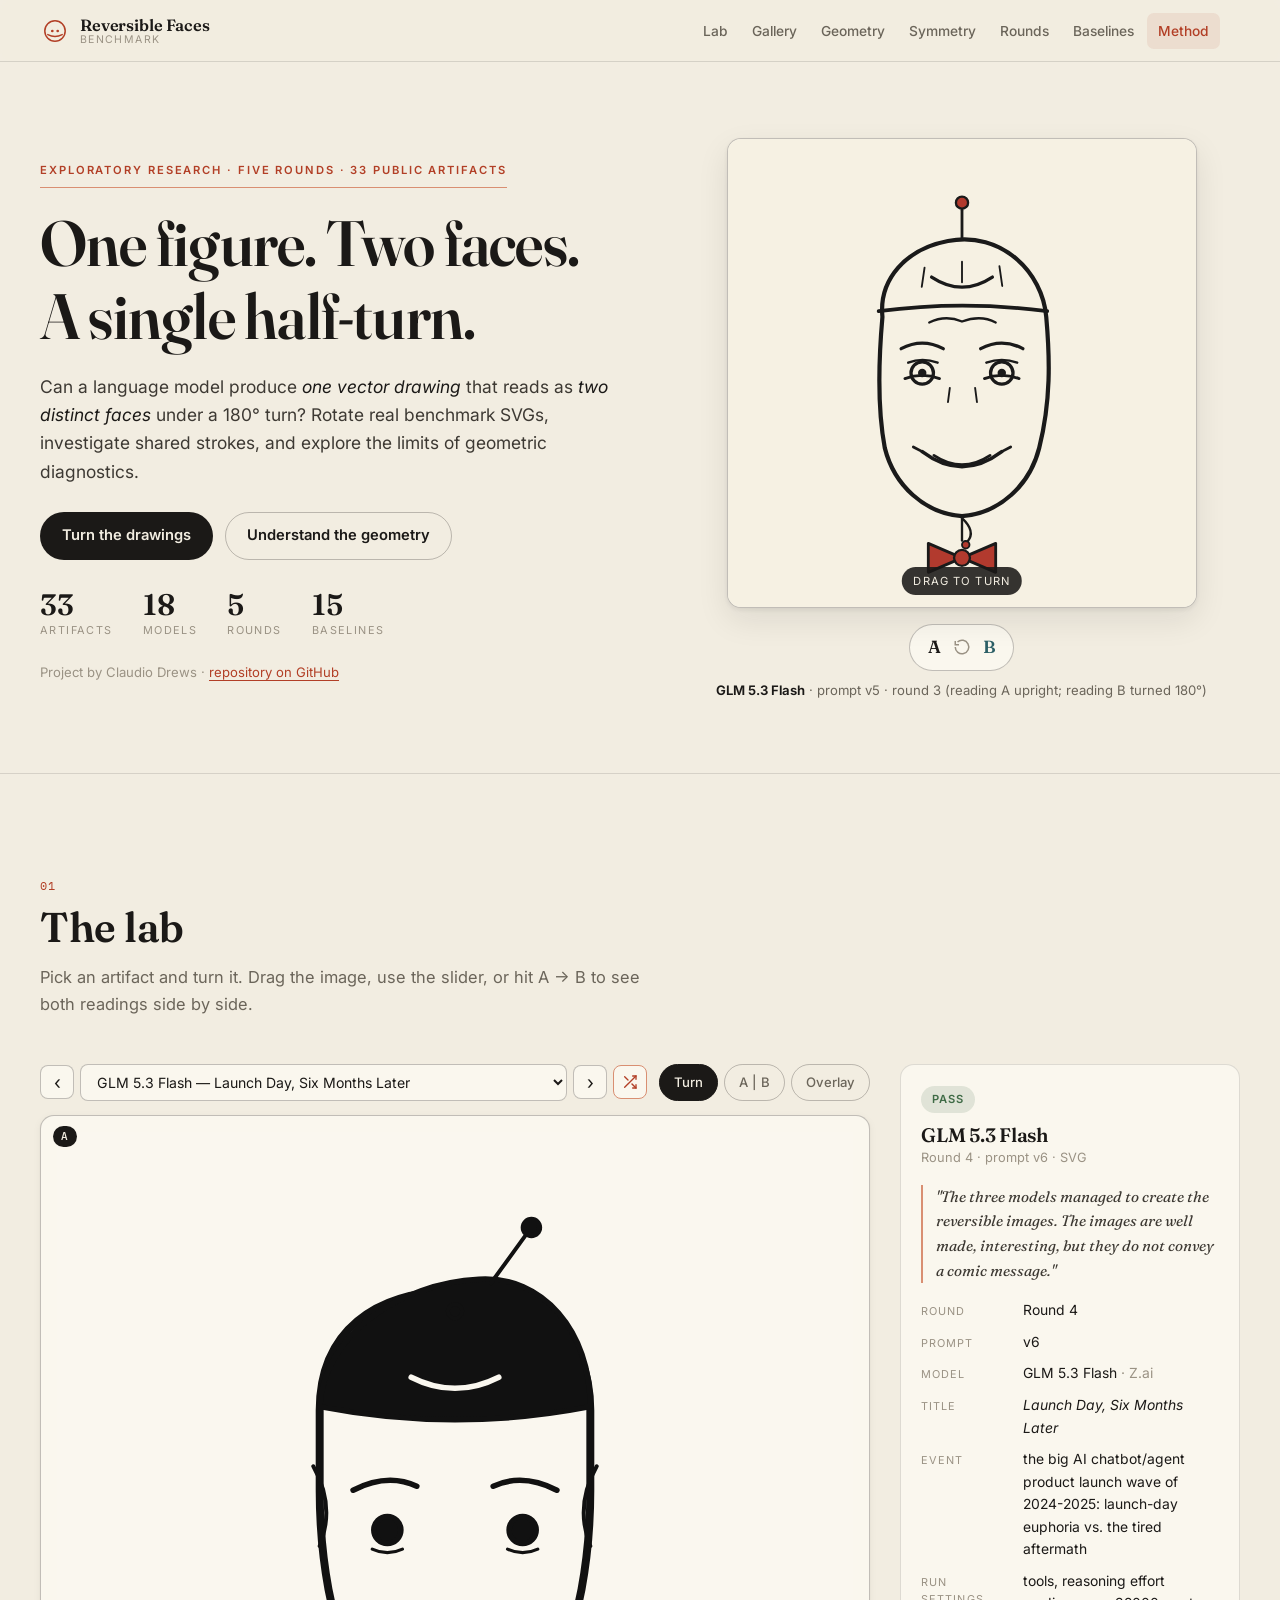
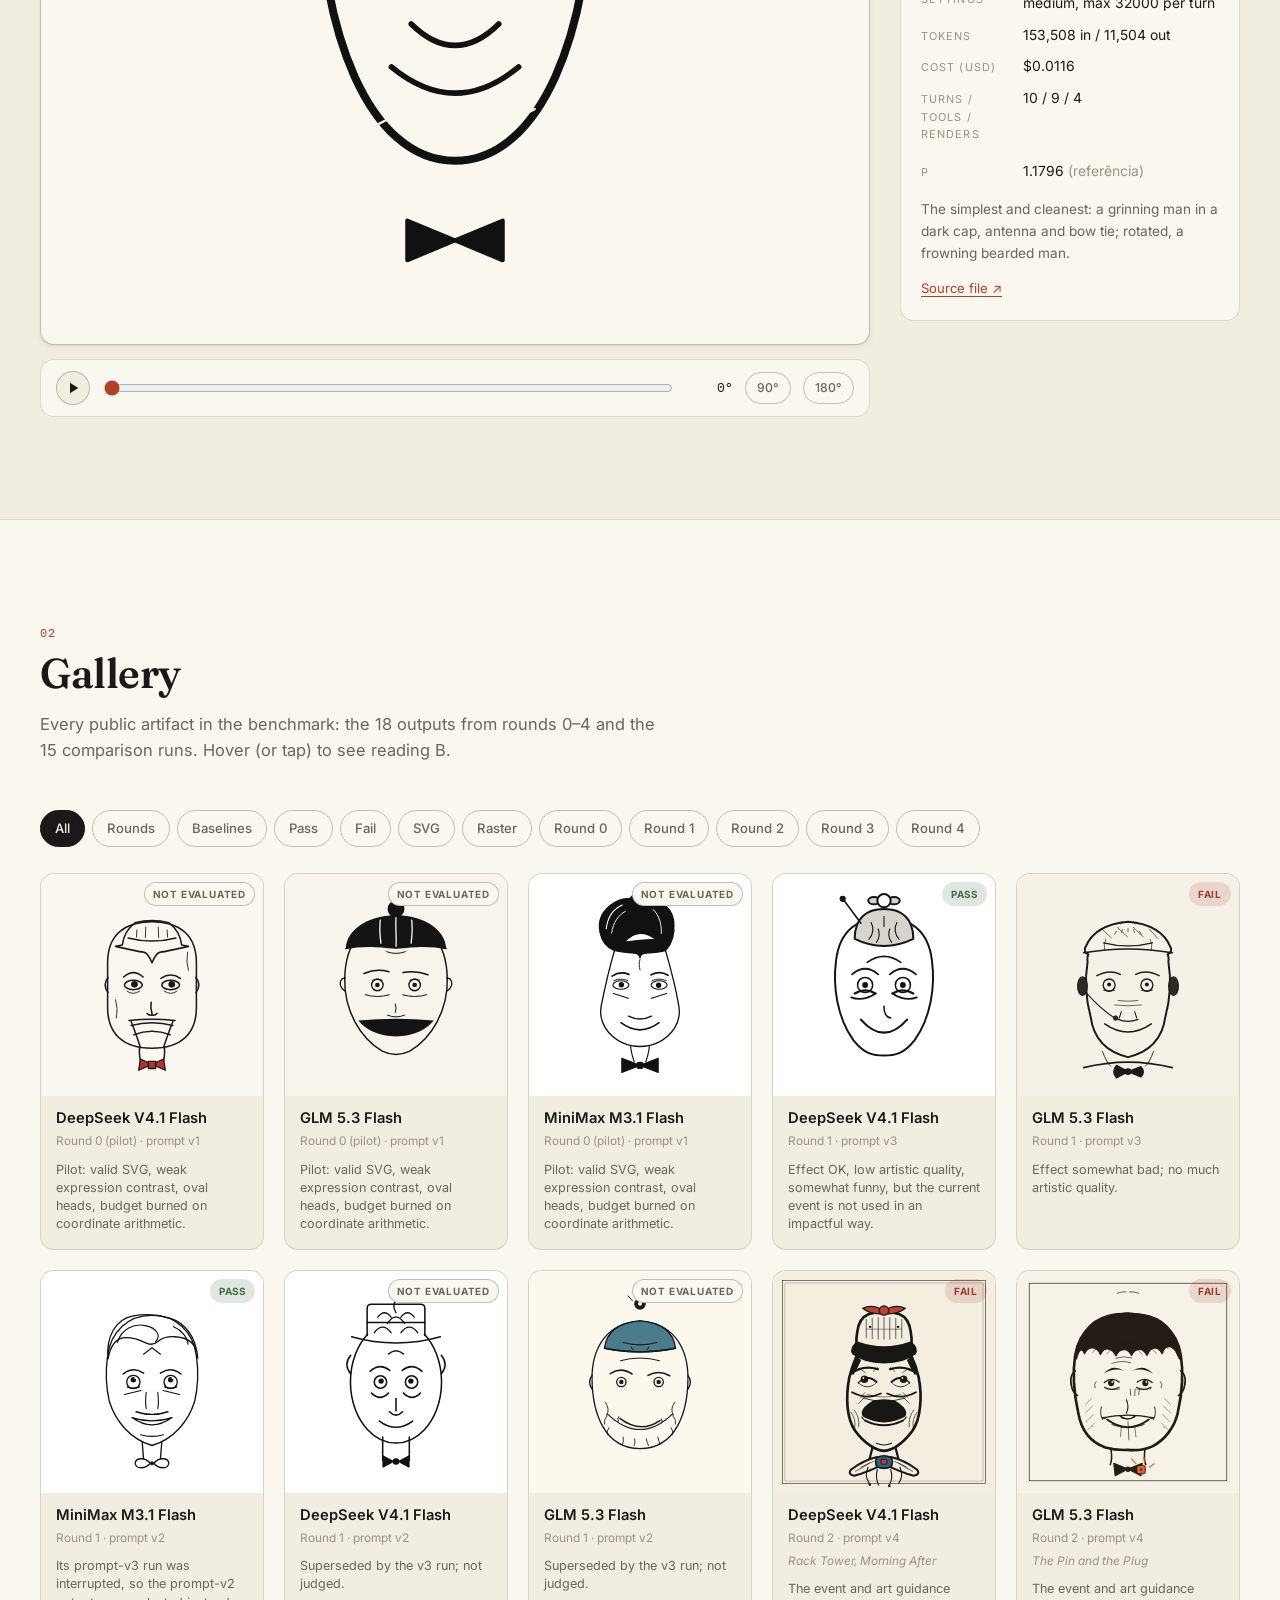
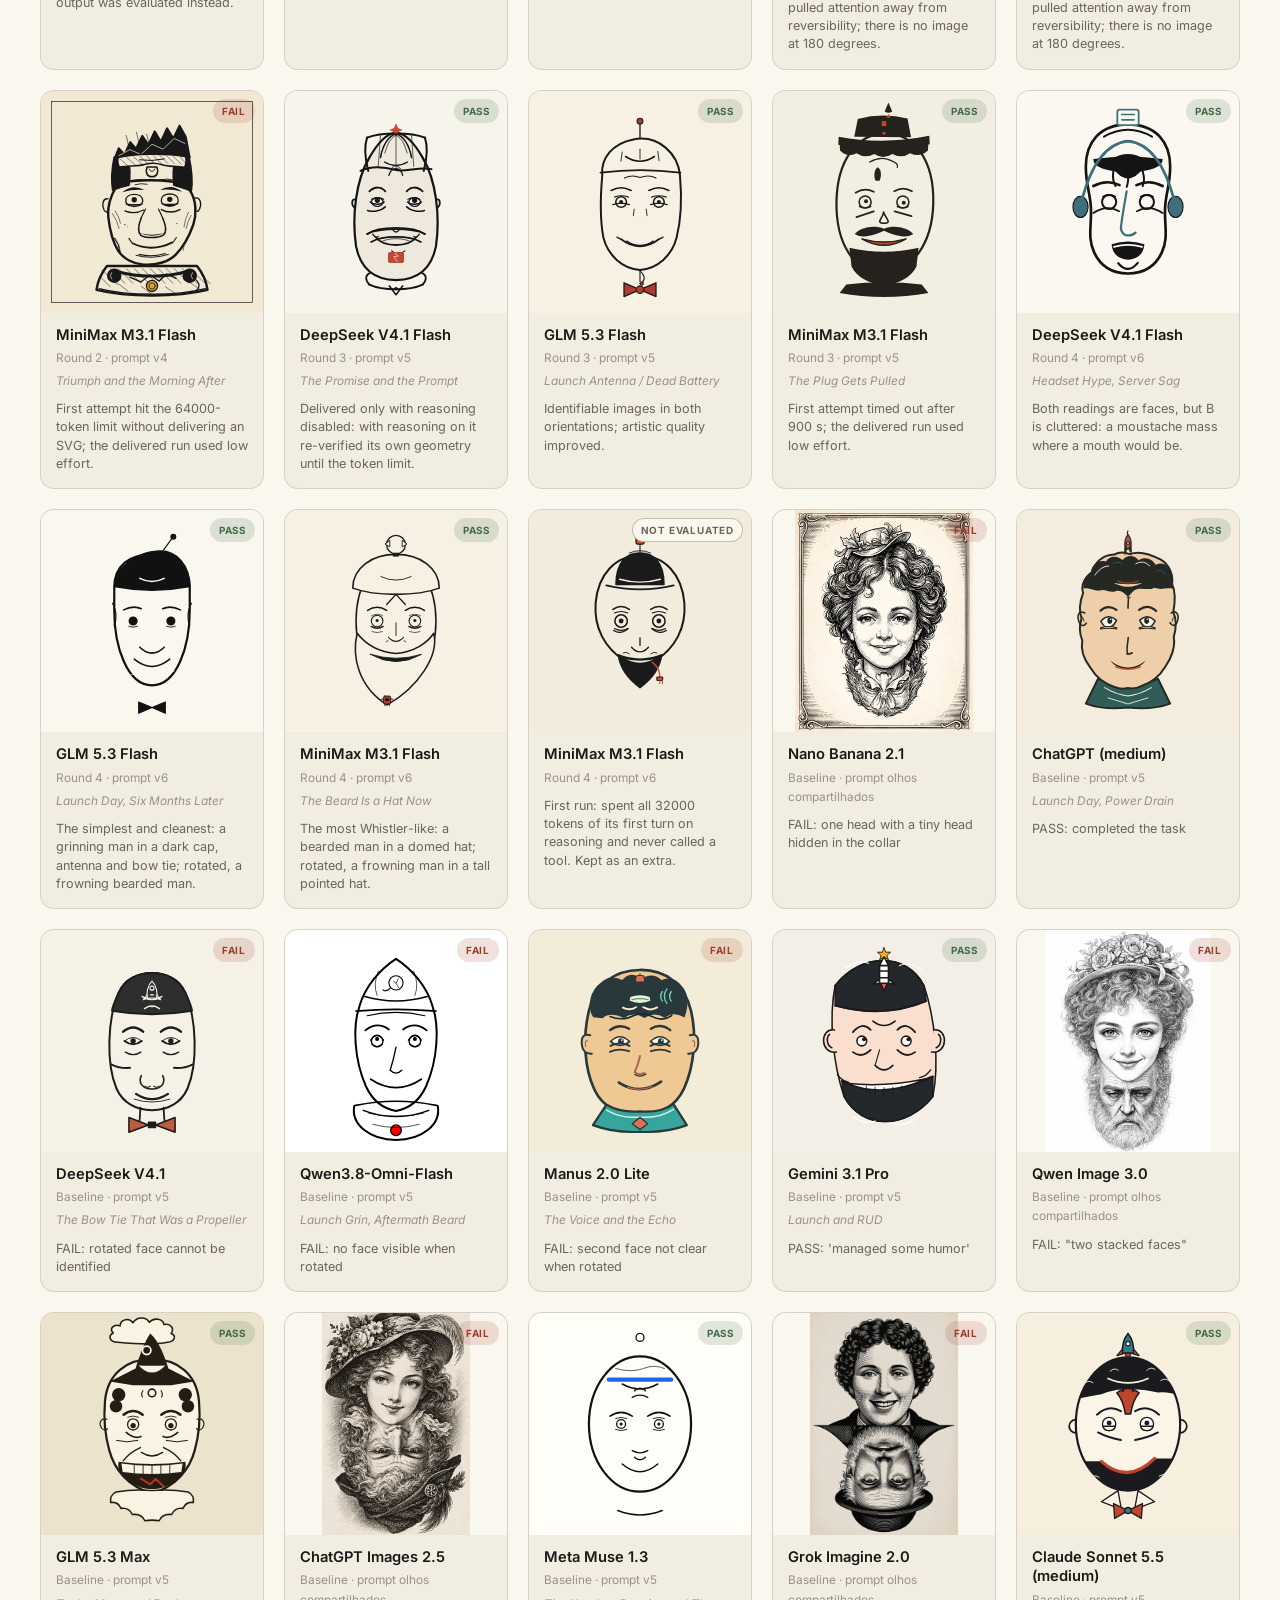
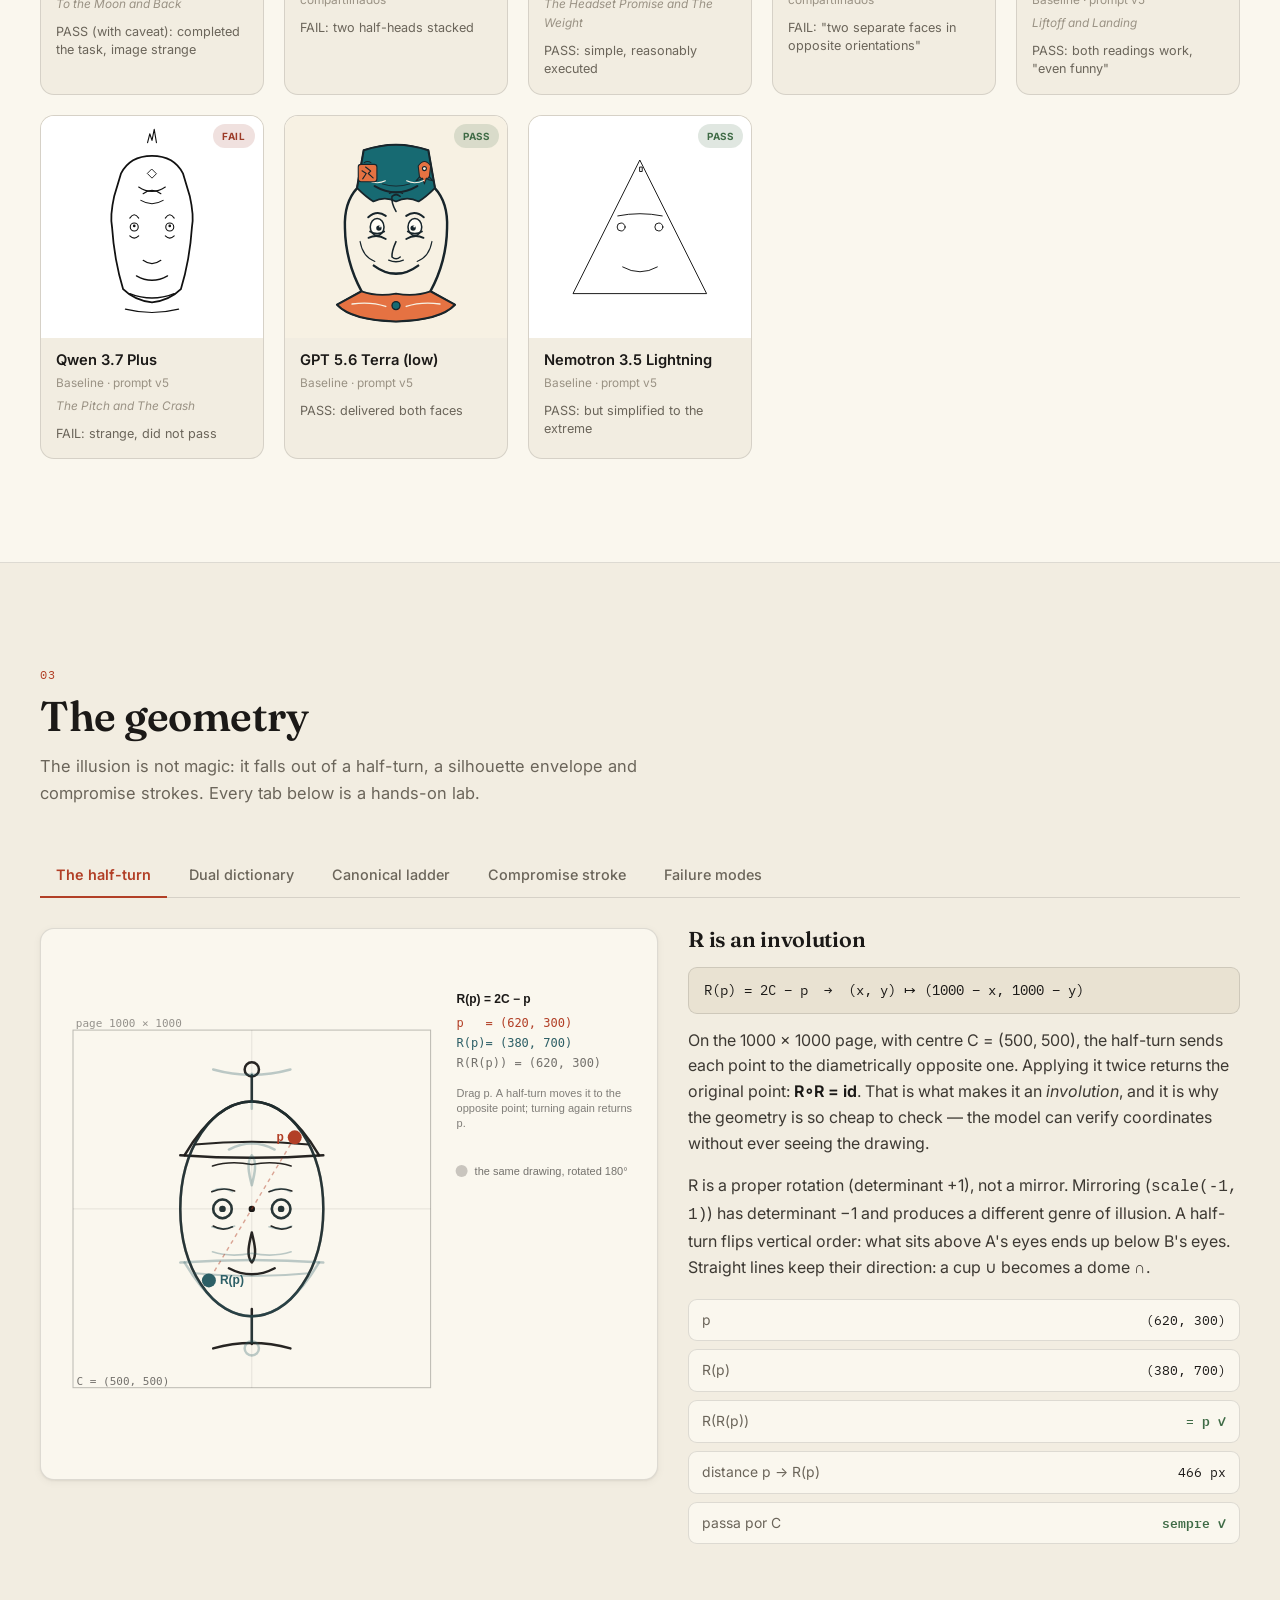
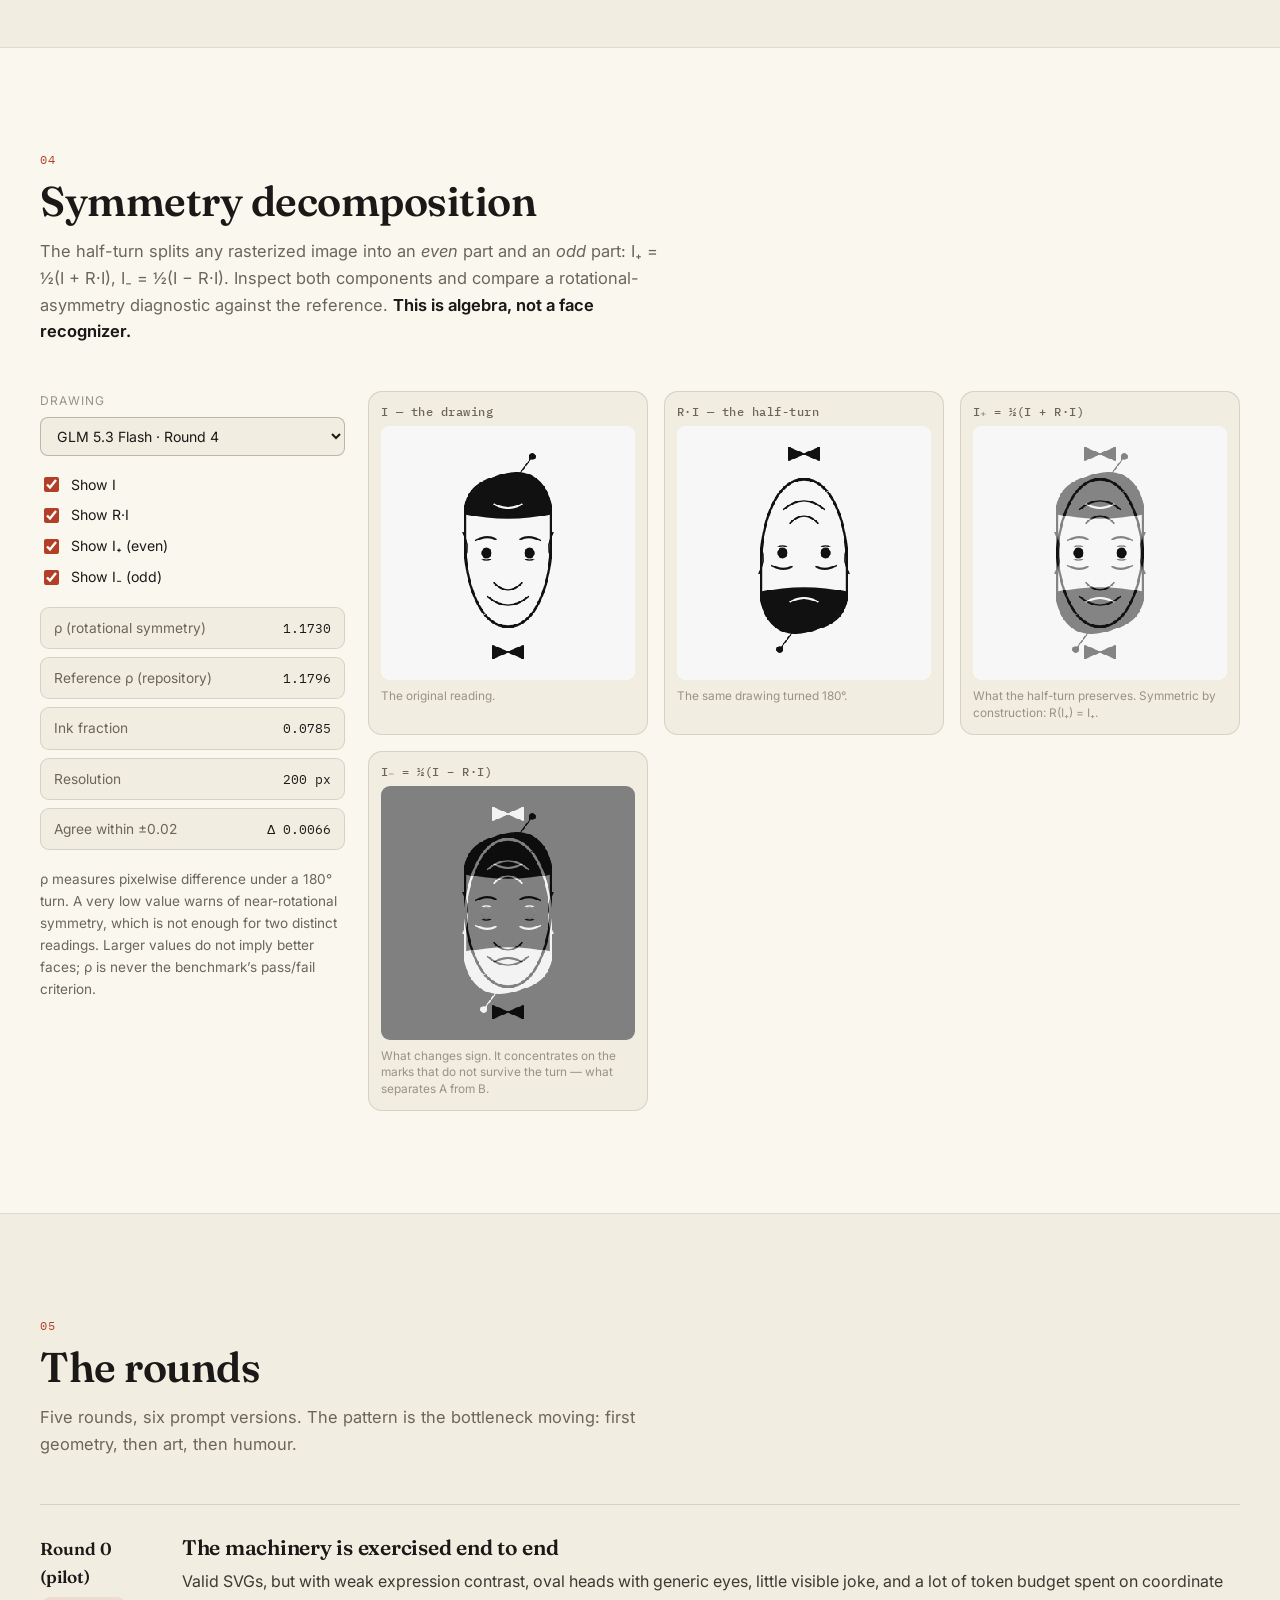
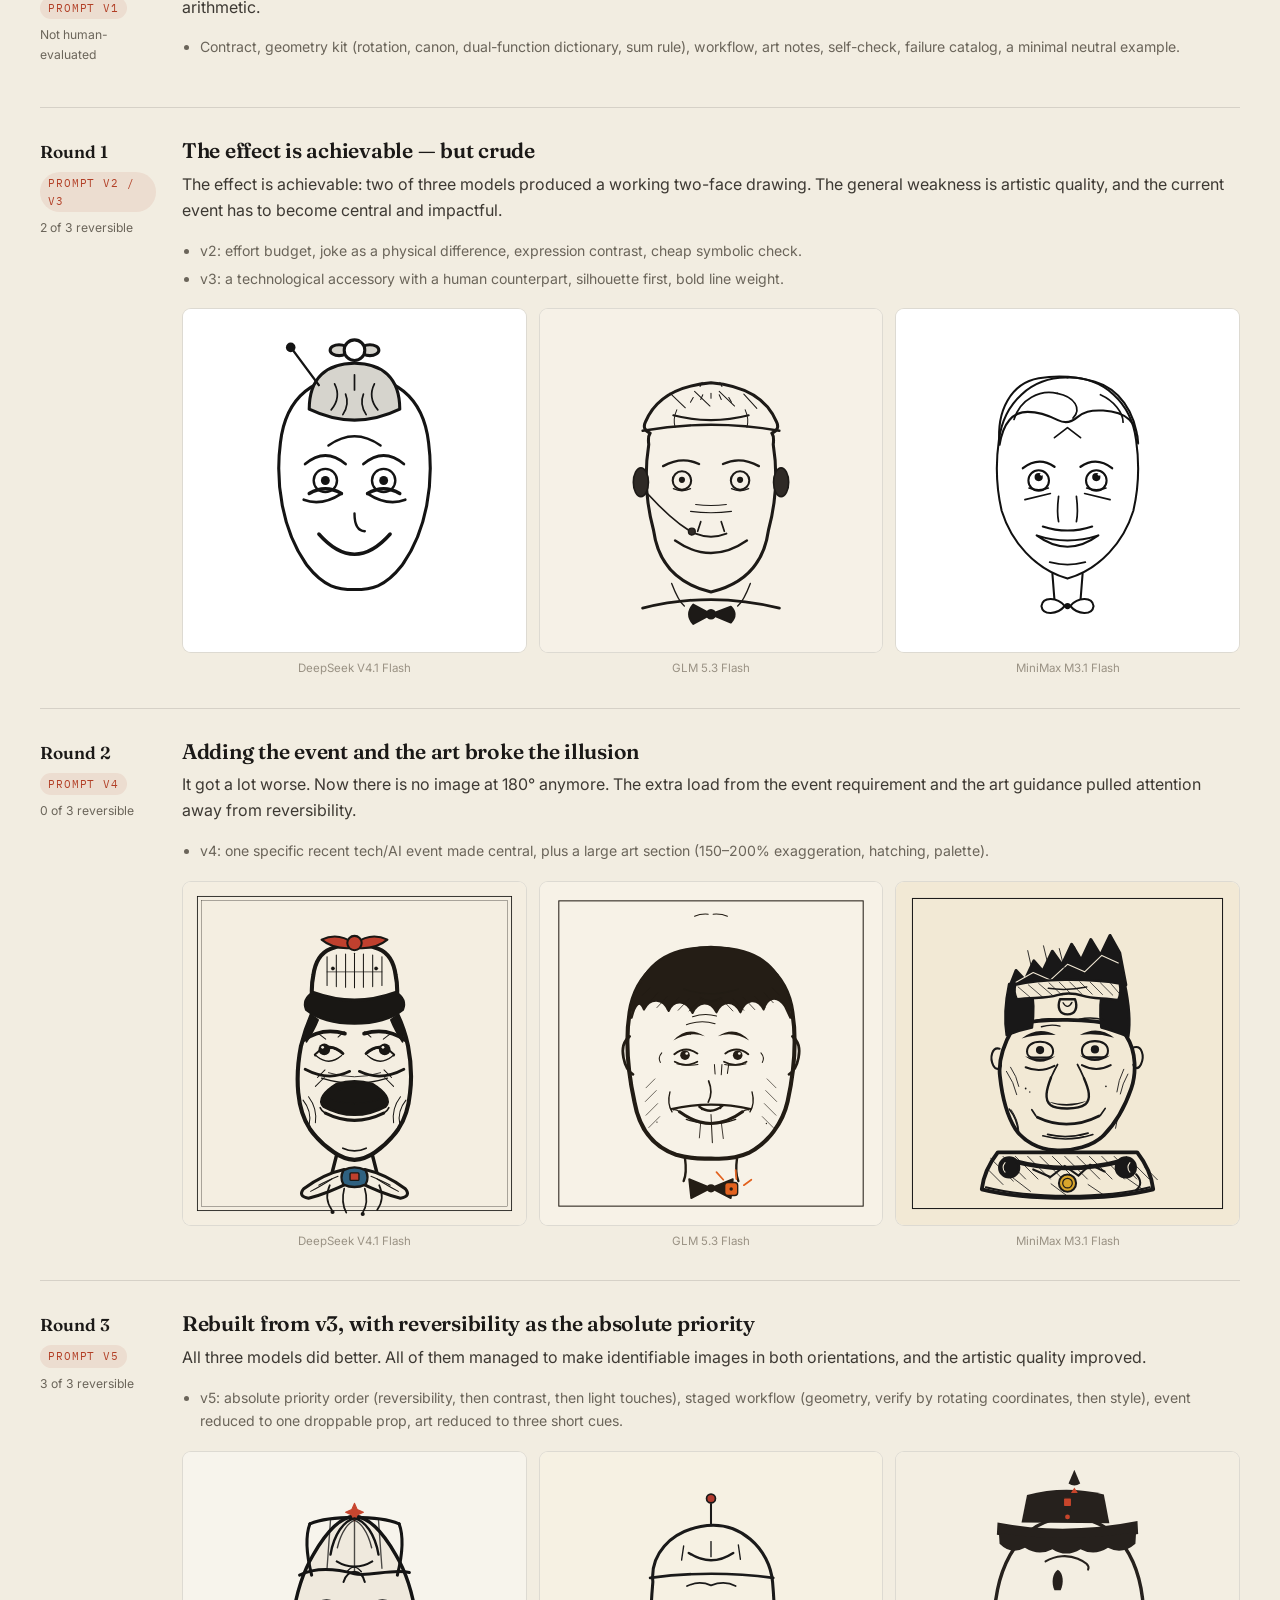
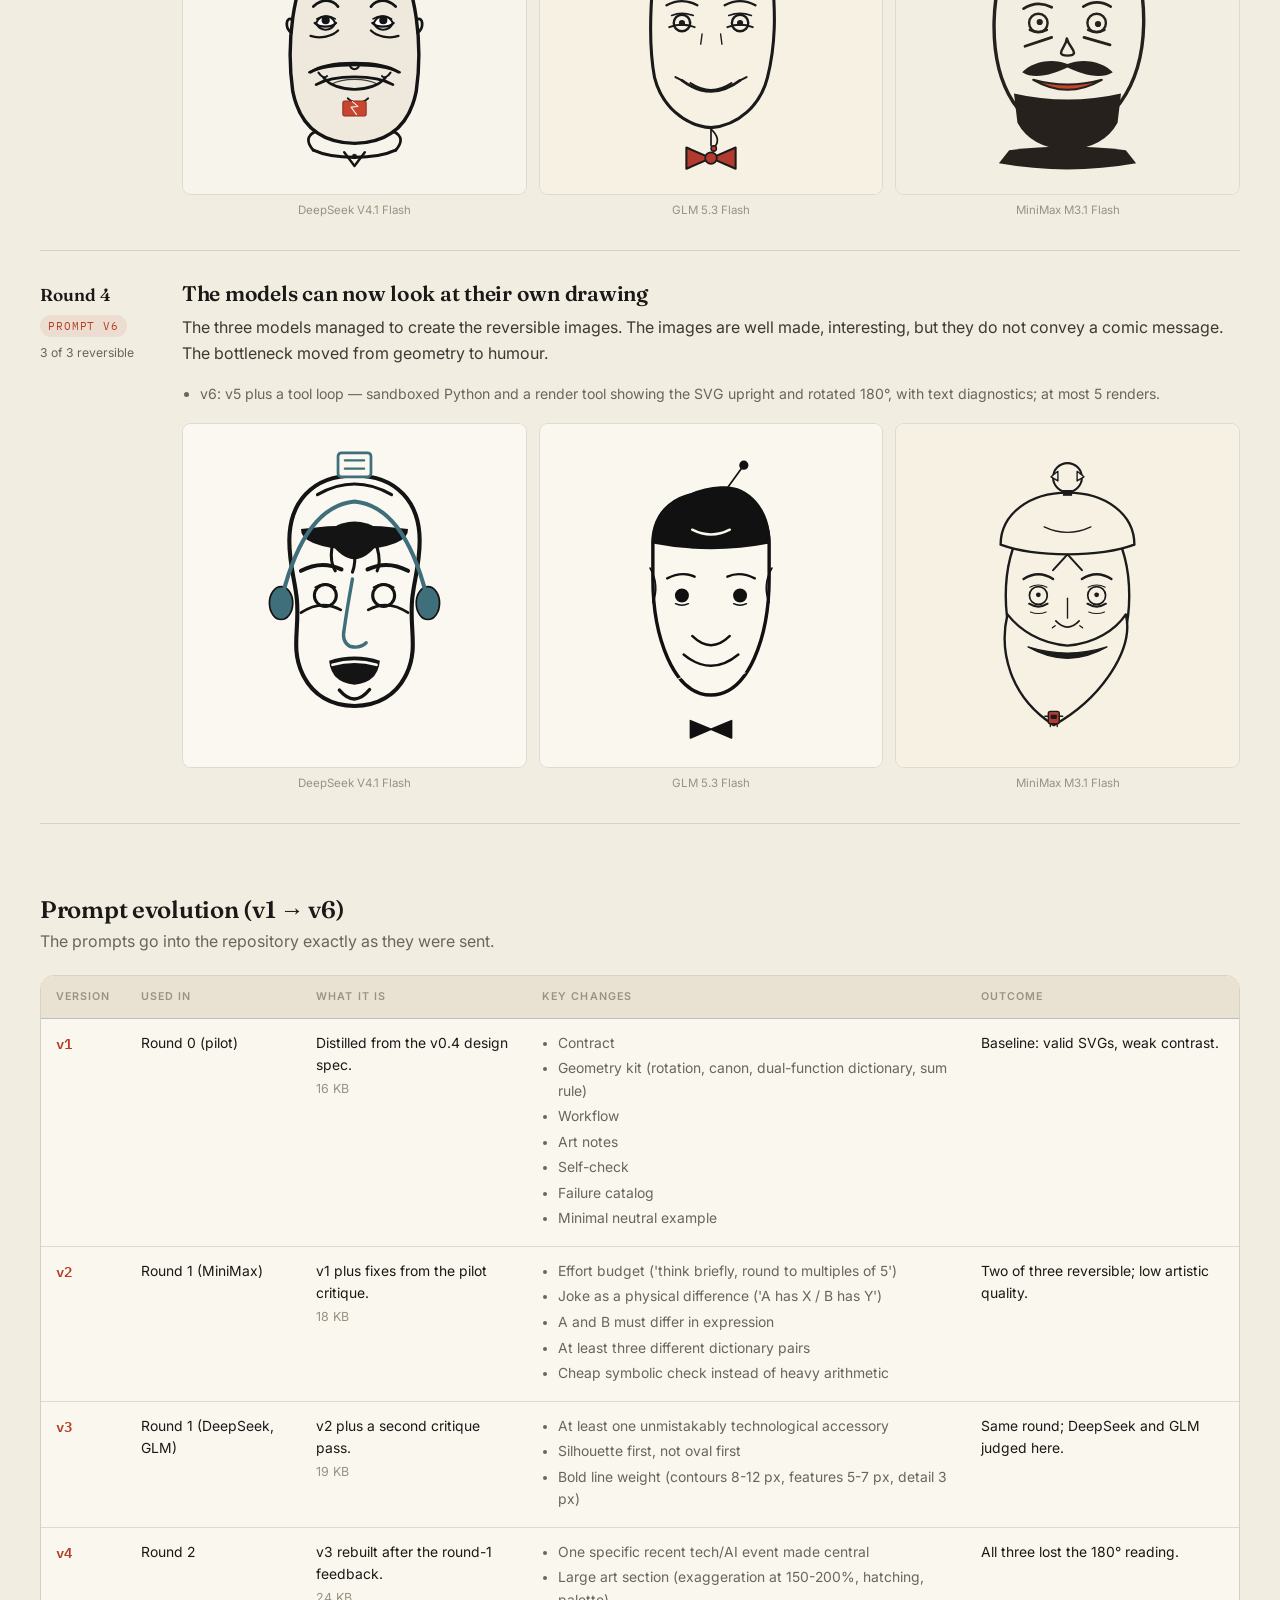
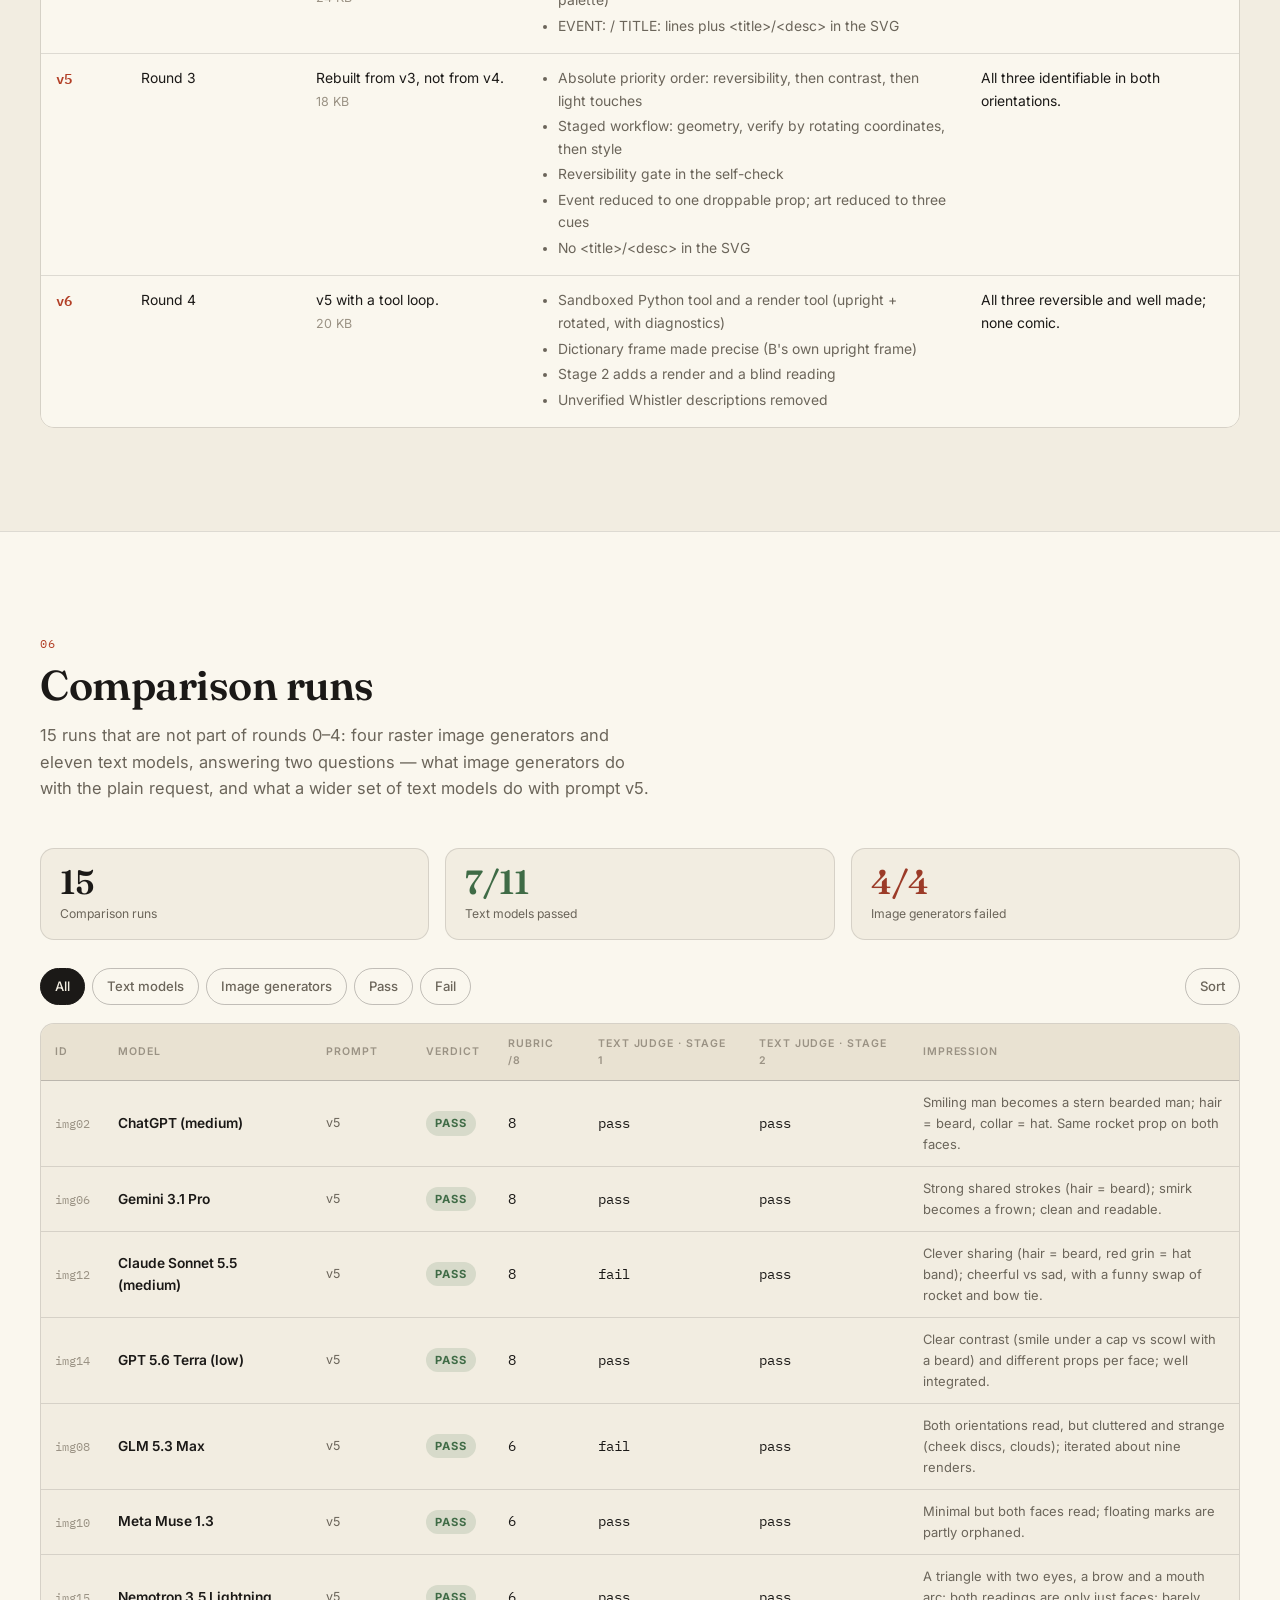
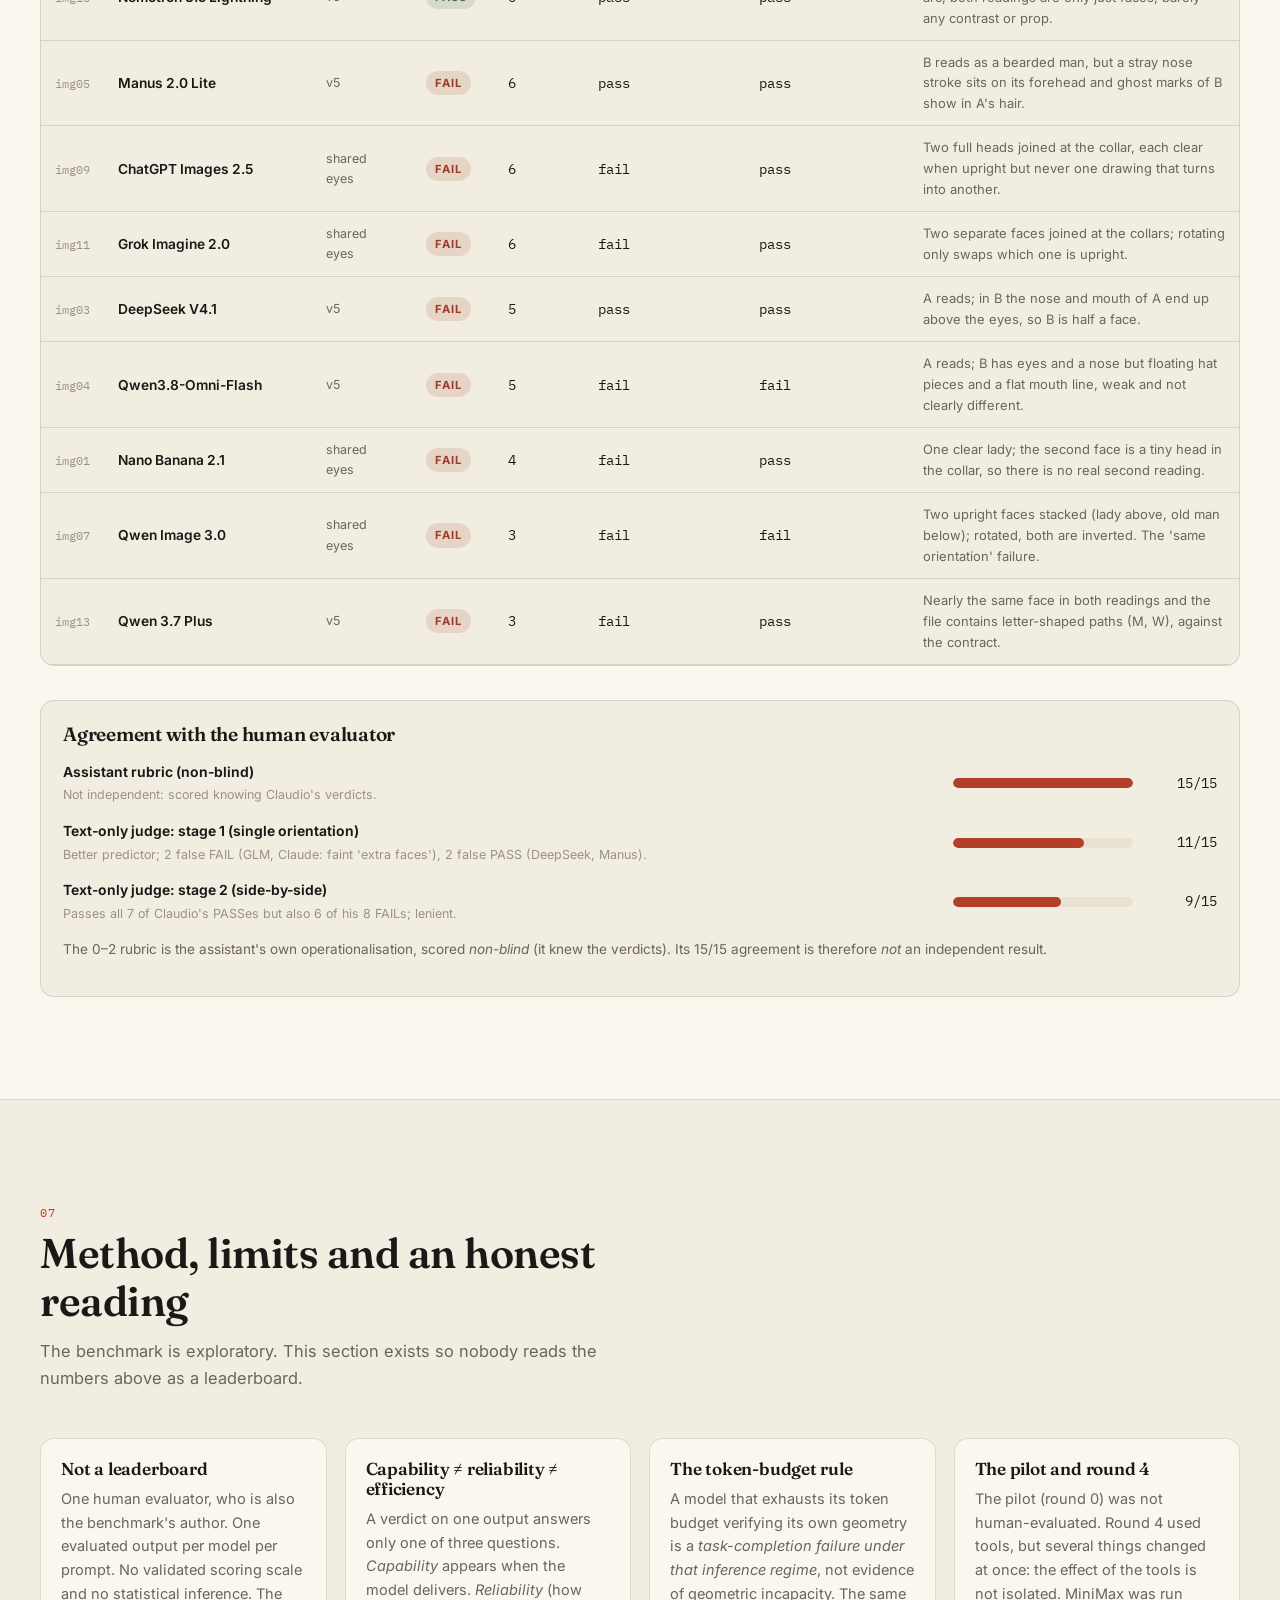
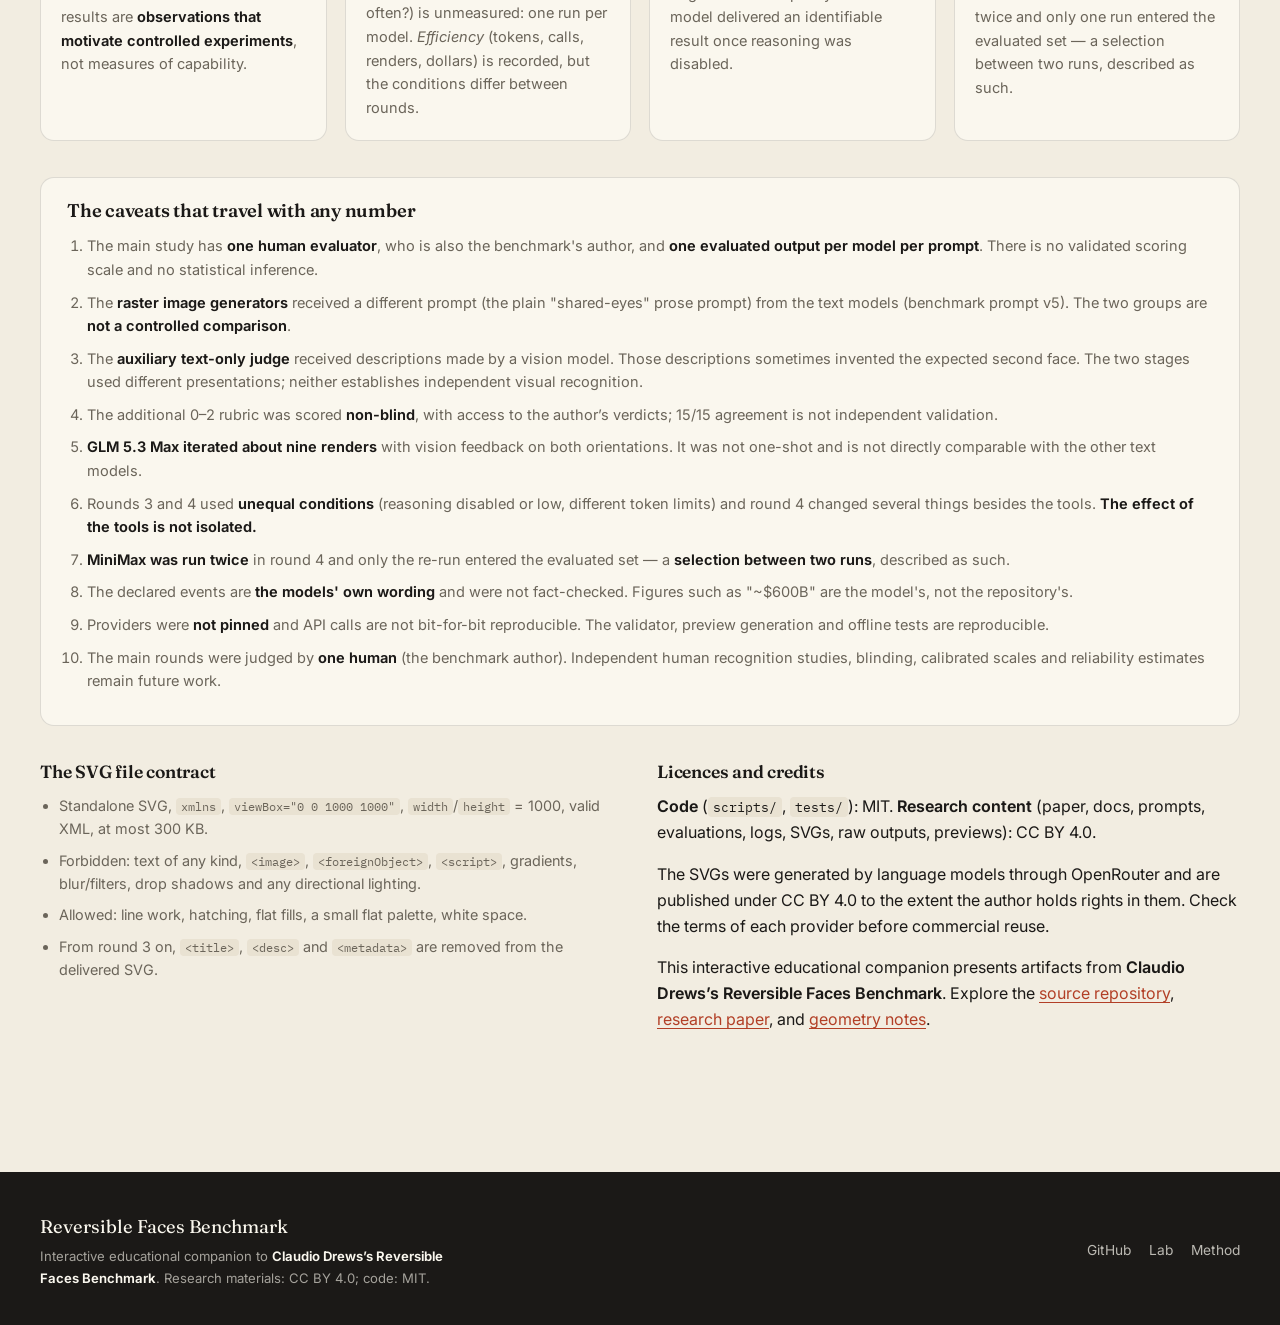
<file: index.html>
<!DOCTYPE html>
<html lang="en">
<head>
<meta charset="utf-8"/>
<meta content="width=device-width, initial-scale=1" name="viewport"/>
<title>Reversible Faces Benchmark | Interactive geometry lab</title>
<meta content="Explore real reversible-face SVG experiments: rotate drawings, learn 180° geometry, inspect shared-stroke constraints, and decompose rotational symmetry." name="description"/>
<meta content="light dark" name="color-scheme"/>
<link href="https://fonts.googleapis.com" rel="preconnect"/>
<link crossorigin="" href="https://fonts.gstatic.com" rel="preconnect"/>
<link href="https://fonts.googleapis.com/css2?family=Fraunces:ital,opsz,wght@0,9..144,300..900;1,9..144,300..700&amp;family=Inter:wght@400;500;600;700&amp;family=IBM+Plex+Mono:wght@400;500&amp;display=swap" rel="stylesheet"/>
<link href="assets/css/style.css" rel="stylesheet"/>
<link href="data:image/svg+xml,%3Csvg xmlns='http://www.w3.org/2000/svg' viewBox='0 0 100 100'%3E%3Crect width='100' height='100' fill='%23f4efe3'/%3E%3Ccircle cx='50' cy='50' r='30' fill='none' stroke='%231c1a17' stroke-width='6'/%3E%3Ccircle cx='39' cy='50' r='5' fill='%231c1a17'/%3E%3Ccircle cx='61' cy='50' r='5' fill='%231c1a17'/%3E%3C/svg%3E" rel="icon"/>
</head>
<body>
<a class="skip-link" data-i18n="a11y.skip" href="#playground">Skip to the lab</a>
<!-- ===================== HEADER ===================== -->
<header class="site-header" id="site-header">
<div class="wrap header-inner">
<a class="brand" href="#top">
<span aria-hidden="true" class="brand-mark">
<svg viewbox="0 0 100 100"><circle cx="50" cy="50" fill="none" r="34" stroke="currentColor" stroke-width="5"></circle><circle cx="41" cy="50" fill="currentColor" r="4.5"></circle><circle cx="59" cy="50" fill="currentColor" r="4.5"></circle><path d="M26 62 Q50 74 74 62" fill="none" stroke="currentColor" stroke-linecap="round" stroke-width="5"></path></svg>
</span>
<span class="brand-text">
<strong>Reversible Faces</strong>
<em data-i18n="nav.benchmark">Benchmark</em>
</span>
</a>
<nav aria-label="Main" class="site-nav" id="site-nav">
<a data-i18n="nav.playground" href="#playground">Lab</a>
<a data-i18n="nav.gallery" href="#galeria">Gallery</a>
<a data-i18n="nav.geometry" href="#geometria">Geometry</a>
<a data-i18n="nav.symmetry" href="#simetria">Symmetry</a>
<a data-i18n="nav.rounds" href="#rodadas">Rounds</a>
<a data-i18n="nav.baselines" href="#baselines">Baselines</a>
<a data-i18n="nav.method" href="#metodo">Method</a>
</nav>
<div class="header-tools">

<button aria-expanded="false" aria-label="Menu" class="nav-toggle" id="nav-toggle" type="button">
<span></span><span></span><span></span>
</button>
</div>
</div>
</header>
<main id="top">
<!-- ===================== HERO ===================== -->
<section class="hero">
<div class="wrap hero-grid">
<div class="hero-copy">
<p class="eyebrow" data-i18n="hero.eyebrow">Exploratory research · five rounds · 33 public artifacts</p>
<h1 data-i18n="hero.title">One figure. Two faces. A single half-turn.</h1>
<p class="lede" data-i18n="hero.lede">Can a language model produce <em>one vector drawing</em> that reads as <em>two distinct faces</em> under a 180° turn? Rotate real benchmark SVGs, investigate shared strokes, and explore the limits of geometric diagnostics.</p>
<div class="hero-actions">
<a class="btn btn-primary" data-i18n="hero.cta1" href="#playground">Turn the drawings</a>
<a class="btn btn-ghost" data-i18n="hero.cta2" href="#geometria">Understand the geometry</a>
</div>
<dl class="hero-stats">
<div><dt data-i18n="stats.artifacts">Artifacts</dt><dd>33</dd></div>
<div><dt data-i18n="stats.models">Models</dt><dd>18</dd></div>
<div><dt data-i18n="stats.rounds">Rounds</dt><dd>5</dd></div>
<div><dt data-i18n="stats.baselines">Baselines</dt><dd>15</dd></div>
</dl>
<p class="hero-credit" data-i18n="hero.credit">Project by Claudio Drews · <a href="https://github.com/ClaudioDrews/reversible-faces-benchmark" rel="noopener" target="_blank">repository on GitHub</a></p>
</div>
<div class="hero-demo">
<div class="hero-stage" id="hero-stage">
<div aria-label="Drawing rotation" aria-valuemax="180" aria-valuemin="0" aria-valuenow="0" class="rotor" id="hero-rotor" role="slider" tabindex="0">
<img alt="Model-generated reversible drawing, reading A" id="hero-img" src="data/art/glm-5.3-flash_prompt-v5.svg"/>
</div>
<div class="hero-hint" data-i18n="hero.hint" id="hero-hint">drag to turn</div>
</div>
<div class="hero-controls">
<button class="flip-btn" id="hero-flip" type="button">
<span class="flip-face">A</span>
<span aria-hidden="true" class="flip-arrow">
<svg fill="none" stroke="currentColor" stroke-width="2" viewbox="0 0 24 24"><path d="M3 12a9 9 0 1 0 3-6.7"></path><path d="M3 4v5h5"></path></svg>
</span>
<span class="flip-face is-b">B</span>
</button>
<p class="hero-caption"><strong>GLM 5.3 Flash</strong> · prompt v5 · round 3 <span data-i18n="hero.captionNote">(reading A upright; reading B turned 180°)</span></p>
</div>
</div>
</div>
<div aria-hidden="true" class="hero-rule"></div>
</section>
<!-- ===================== PLAYGROUND ===================== -->
<section class="section" id="playground">
<div class="wrap">
<header class="section-head">
<p class="section-index">01</p>
<h2 data-i18n="play.title">The lab</h2>
<p class="section-sub" data-i18n="play.sub">Pick an artifact and turn it. Drag the image, use the slider, or hit A → B to see both readings side by side.</p>
</header>
<div class="play-layout">
<div class="play-stage-col">
<div class="play-toolbar">
<div class="play-picker">
<button aria-label="Anterior" class="icon-btn" id="pg-prev" type="button">‹</button>
<select aria-label="Choose drawing" id="pg-select"></select>
<button aria-label="Próximo" class="icon-btn" id="pg-next" type="button">›</button>
<button aria-label="Aleatório" class="icon-btn icon-btn-accent" id="pg-random" title="Aleatório" type="button">
<svg fill="none" height="16" stroke="currentColor" stroke-linecap="round" stroke-width="2" viewbox="0 0 24 24" width="16"><path d="M16 3h5v5"></path><path d="M4 20 21 3"></path><path d="M21 16v5h-5"></path><path d="m15 15 6 6"></path><path d="M4 4l5 5"></path></svg>
</button>
</div>
<div class="play-modes">
<button class="chip is-active" data-i18n="play.modeSingle" id="pg-mode-single" type="button">Turn</button>
<button class="chip" data-i18n="play.modeSplit" id="pg-mode-split" type="button">A | B</button>
<button class="chip" data-i18n="play.modeCross" id="pg-mode-cross" type="button">Overlay</button>
</div>
</div>
<div class="play-stage" data-mode="single" id="pg-stage">
<div class="play-pane" data-pane="a">
<span class="pane-tag">A</span>
<div aria-label="Drawing rotation" aria-valuemax="180" aria-valuemin="0" aria-valuenow="0" class="rotor" id="pg-rotor" role="slider" tabindex="0">
<img alt="Reversible drawing at orientation A" id="pg-img" src="data/art/glm-5.3-flash_prompt-v5.svg"/>
</div>
</div>
<div class="play-pane" data-pane="b" hidden="">
<span class="pane-tag pane-tag-b">B</span>
<div class="rotor rotor-static">
<img alt="The same drawing rotated 180°, reading B" id="pg-img-b" src="data/art/glm-5.3-flash_prompt-v5.svg"/>
</div>
</div>
<div class="play-cross" data-pane="cross" hidden="">
<div class="rotor"><img alt="" id="pg-img-x1" src=""/></div>
<div class="rotor rotor-static"><img alt="" id="pg-img-x2" src=""/></div>
</div>
</div>
<div class="play-dial">
<button aria-label="Animate rotation" class="dial-btn" id="pg-play" type="button">
<svg fill="currentColor" height="18" viewbox="0 0 24 24" width="18"><path d="M8 5v14l11-7z"></path></svg>
</button>
<input aria-label="Rotation angle" id="pg-range" max="180" min="0" step="1" type="range" value="0"/>
<output id="pg-angle">0°</output>
<button class="chip chip-sm" id="pg-snap90" type="button">90°</button>
<button class="chip chip-sm" id="pg-snap180" type="button">180°</button>
</div>
</div>
<aside class="play-meta" id="pg-meta">
<!-- filled by JS -->
</aside>
</div>
</div>
</section>
<!-- ===================== GALLERY ===================== -->
<section class="section section-alt" id="galeria">
<div class="wrap">
<header class="section-head">
<p class="section-index">02</p>
<h2 data-i18n="gal.title">Gallery</h2>
<p class="section-sub" data-i18n="gal.sub">Every public artifact in the benchmark: the 18 outputs from rounds 0–4 and the 15 comparison runs. Hover (or tap) to see reading B.</p>
</header>
<div aria-label="Gallery filters" class="filters" id="gal-filters" role="group"></div>
<div class="gal-grid" id="gal-grid"></div>
<p class="gal-empty" data-i18n="gal.empty" hidden="" id="gal-empty">No artifact matches this filter.</p>
</div>
</section>
<!-- ===================== GEOMETRY ===================== -->
<section class="section" id="geometria">
<div class="wrap">
<header class="section-head">
<p class="section-index">03</p>
<h2 data-i18n="geo.title">The geometry</h2>
<p class="section-sub" data-i18n="geo.sub">The illusion is not magic: it falls out of a half-turn, a silhouette envelope and compromise strokes. Every tab below is a hands-on lab.</p>
</header>
<div class="tabs" id="geo-tabs" role="tablist">
<button class="tab is-active" data-i18n="geo.tab1" data-tab="halfturn" role="tab">The half-turn</button>
<button class="tab" data-i18n="geo.tab2" data-tab="dictionary" role="tab">Dual dictionary</button>
<button class="tab" data-i18n="geo.tab3" data-tab="canon" role="tab">Canonical ladder</button>
<button class="tab" data-i18n="geo.tab4" data-tab="compromise" role="tab">Compromise stroke</button>
<button class="tab" data-i18n="geo.tab5" data-tab="failures" role="tab">Failure modes</button>
</div>
<!-- --- tab: half-turn --- -->
<div class="tab-panel is-active" data-panel="halfturn">
<div class="geo-grid">
<div class="geo-canvas-wrap">
<canvas aria-label="Interactive half-turn diagram" height="640" id="ht-canvas" width="720"></canvas>
</div>
<div class="geo-text">
<h3 data-i18n="geo.ht.title">R is an involution</h3>
<p class="formula">R(p) = 2C − p  →  (x, y) ↦ (1000 − x, 1000 − y)</p>
<p data-i18n="geo.ht.p1">On the 1000 × 1000 page, with centre C = (500, 500), the half-turn sends each point to the diametrically opposite one. Applying it twice returns the original point: <strong>R∘R = id</strong>. That is what makes it an <em>involution</em>, and it is why the geometry is so cheap to check — the model can verify coordinates without ever seeing the drawing.</p>
<p data-i18n="geo.ht.p2">R is a proper rotation (determinant +1), not a mirror. Mirroring (<code>scale(-1, 1)</code>) has determinant −1 and produces a different genre of illusion. A half-turn flips vertical order: what sits above A's eyes ends up below B's eyes. Straight lines keep their direction: a cup ∪ becomes a dome ∩.</p>
<div class="geo-facts" id="ht-facts"></div>
</div>
</div>
</div>
<!-- --- tab: dictionary --- -->
<div class="tab-panel" data-panel="dictionary">
<div class="geo-grid">
<div class="geo-canvas-wrap">
<canvas aria-label="Shared feature correspondence map" height="640" id="dict-canvas" width="720"></canvas>
</div>
<div class="geo-text">
<h3 data-i18n="geo.dict.title">One stroke, two readings</h3>
<p data-i18n="geo.dict.p1">When the eyes are shared — Whistler's anchor — a stroke that is a feature of A at height <em>y<sub>A</sub></em> (on the page) is a feature of B at height <em>−y<sub>B</sub></em> <strong>in B's own upright frame</strong>. In page coordinates: y<sub>A</sub> = 1000 − y<sub>B</sub>.</p>
<p data-i18n="geo.dict.p2">Nothing below A's eyes can stay below B's eyes. A's mouth (y = 680) has to become B's hat brim (y = 350): 330 px apart, far beyond the 30 px tolerance.</p>
<div class="dict-legend">
<span class="legend-a">A — upright</span>
<span class="legend-b">B — rotated</span>
</div>
<table class="dict-table" id="dict-table">
<thead><tr><th data-i18n="geo.dict.thA">In A (page)</th><th data-i18n="geo.dict.thB">Is, in B (B's own frame)</th><th data-i18n="geo.dict.thNote">Note</th></tr></thead>
<tbody></tbody>
</table>
</div>
</div>
</div>
<!-- --- tab: canon --- -->
<div class="tab-panel" data-panel="canon">
<div class="geo-grid">
<div class="geo-canvas-wrap">
<canvas aria-label="Escada canônica de heights" height="640" id="canon-canvas" width="720"></canvas>
</div>
<div class="geo-text">
<h3 data-i18n="geo.canon.title">The canonical ladder</h3>
<p data-i18n="geo.canon.p1">The prompt kit describes a canonical face-height ladder (H = 600 px), with the eye line at normalized y = 0 and page position y = 500 + H·y. These are <strong>construction heuristics</strong>, not laws of perception or measurements of Whistler’s drawings.</p>
<div class="canon-controls">
<label><span data-i18n="geo.canon.headHeight">Head height H</span>
<input id="canon-h" max="800" min="400" step="10" type="range" value="600"/>
<output id="canon-h-out">600 px</output>
</label>
<label><span data-i18n="geo.canon.eps">Tolerance ε</span>
<input id="canon-eps" max="60" min="5" step="1" type="range" value="30"/>
<output id="canon-eps-out">30 px</output>
</label>
</div>
<p class="callout" data-i18n="geo.canon.sumrule"><strong>A design tolerance, not a measured perceptual threshold.</strong> The prompt uses ε ≈ 0.05H (30 px when H = 600 px) to guide placement. It has not been calibrated with human observers. Hair, hats, beards, collars and wrinkles are useful degrees of freedom—not guarantees of recognition.</p>
</div>
</div>
</div>
<!-- --- tab: compromise stroke --- -->
<div class="tab-panel" data-panel="compromise">
<div class="geo-grid">
<div class="geo-canvas-wrap">
<canvas aria-label="Traço de compromisso entre duas metas" height="640" id="cs-canvas" width="720"></canvas>
</div>
<div class="geo-text">
<h3 data-i18n="geo.cs.title">Compromise strokes</h3>
<p data-i18n="geo.cs.p1">Imagine a shared stroke with target point <em>a</em> in A’s page coordinates and target point <em>b</em> in B’s own upright frame. B’s page target is R(b). A single point can fall within ε of both targets exactly when ‖a − R(b)‖ ≤ 2ε. The diagram illustrates this point-wise geometric criterion; recognizable strokes require additional perceptual judgment.</p>
<p class="formula">s* = (w<sub>A</sub>·a + w<sub>B</sub>·R(b)) / (w<sub>A</sub> + w<sub>B</sub>)  →  com pesos iguais: s* = (a + R(b)) / 2</p>
<p data-i18n="geo.cs.p2">Drag the target points to see the two tolerance disks. The midpoint minimizes equal-weight squared distance, but a mathematically feasible compromise does not necessarily look like a face.</p>
<div class="cs-readout" id="cs-readout"></div>
</div>
</div>
</div>
<!-- --- tab: failures --- -->
<div class="tab-panel" data-panel="failures">
<div class="failure-grid" id="failure-grid"></div>
</div>
</div>
</section>
<!-- ===================== SYMMETRY ===================== -->
<section class="section section-alt" id="simetria">
<div class="wrap">
<header class="section-head">
<p class="section-index">04</p>
<h2 data-i18n="sym.title">Symmetry decomposition</h2>
<p class="section-sub" data-i18n="sym.sub">The half-turn splits any rasterized image into an <em>even</em> part and an <em>odd</em> part: I₊ = ½(I + R·I), I₋ = ½(I − R·I). Inspect both components and compare a rotational-asymmetry diagnostic against the reference. <strong>This is algebra, not a face recognizer.</strong></p>
</header>
<div class="sym-layout">
<div class="sym-controls">
<label class="sym-picker">
<span data-i18n="sym.pick">Drawing</span>
<select id="sym-select"></select>
</label>
<div class="sym-toggles">
<label class="chk"><input checked="" id="sym-show-i" type="checkbox"/><span data-i18n="sym.showI">Show I</span></label>
<label class="chk"><input checked="" id="sym-show-r" type="checkbox"/><span data-i18n="sym.showR">Show R·I</span></label>
<label class="chk"><input checked="" id="sym-show-p" type="checkbox"/><span data-i18n="sym.showP">Show I₊ (even)</span></label>
<label class="chk"><input checked="" id="sym-show-m" type="checkbox"/><span data-i18n="sym.showM">Show I₋ (odd)</span></label>
</div>
<div class="sym-readout" id="sym-readout"></div>
<p class="note" data-i18n="sym.note">ρ measures pixelwise difference under a 180° turn. A very low value warns of near-rotational symmetry, which is not enough for two distinct readings. Larger values do not imply better faces; ρ is never the benchmark’s pass/fail criterion.</p>
</div>
<div class="sym-panels" id="sym-panels"></div>
</div>
</div>
</section>
<!-- ===================== ROUNDS ===================== -->
<section class="section" id="rodadas">
<div class="wrap">
<header class="section-head">
<p class="section-index">05</p>
<h2 data-i18n="rnd.title">The rounds</h2>
<p class="section-sub" data-i18n="rnd.sub">Five rounds, six prompt versions. The pattern is the bottleneck moving: first geometry, then art, then humour.</p>
</header>
<div class="timeline" id="timeline"></div>
<header class="sub-head">
<h3 data-i18n="rnd.promptTitle">Prompt evolution (v1 → v6)</h3>
<p data-i18n="rnd.promptSub">The prompts go into the repository exactly as they were sent.</p>
</header>
<div class="prompt-table-wrap">
<table class="prompt-table" id="prompt-table">
<thead><tr>
<th data-i18n="rnd.thVer">Version</th><th data-i18n="rnd.thUsed">Used in</th>
<th data-i18n="rnd.thWhat">What it is</th><th data-i18n="rnd.thChanges">Key changes</th>
<th data-i18n="rnd.thOutcome">Outcome</th>
</tr></thead>
<tbody></tbody>
</table>
</div>
</div>
</section>
<!-- ===================== BASELINES ===================== -->
<section class="section section-alt" id="baselines">
<div class="wrap">
<header class="section-head">
<p class="section-index">06</p>
<h2 data-i18n="base.title">Comparison runs</h2>
<p class="section-sub" data-i18n="base.sub">15 runs that are not part of rounds 0–4: four raster image generators and eleven text models, answering two questions — what image generators do with the plain request, and what a wider set of text models do with prompt v5.</p>
</header>
<div class="base-stats" id="base-stats"></div>
<div class="base-toolbar">
<div aria-label="Gallery filters" class="filters" id="base-filters" role="group"></div>
<button class="chip" data-i18n="base.sort" id="base-sort" type="button">Sort</button>
</div>
<div class="base-table-wrap">
<table class="base-table" id="base-table">
<thead><tr>
<th data-i18n="base.thId">Id</th>
<th data-i18n="base.thModel">Model</th>
<th data-i18n="base.thPrompt">Prompt</th>
<th data-i18n="base.thVerdict">Verdict</th>
<th data-i18n="base.thRubric">Rubric /8</th>
<th data-i18n="base.thD1">Text judge · stage 1</th>
<th data-i18n="base.thD2">Text judge · stage 2</th>
<th data-i18n="base.thImpression">Impression</th>
</tr></thead>
<tbody></tbody>
</table>
</div>
<div class="judge-box">
<h3 data-i18n="base.judgeTitle">Agreement with the human evaluator</h3>
<div class="judge-chart" id="judge-chart"></div>
<p class="note" data-i18n="base.judgeNote">The 0–2 rubric is the assistant's own operationalisation, scored <em>non-blind</em> (it knew the verdicts). Its 15/15 agreement is therefore <em>not</em> an independent result.</p>
</div>
</div>
</section>
<!-- ===================== METHOD ===================== -->
<section class="section" id="metodo">
<div class="wrap">
<header class="section-head">
<p class="section-index">07</p>
<h2 data-i18n="met.title">Method, limits and an honest reading</h2>
<p class="section-sub" data-i18n="met.sub">The benchmark is exploratory. This section exists so nobody reads the numbers above as a leaderboard.</p>
</header>
<div class="method-grid">
<article class="method-card">
<h3 data-i18n="met.p1Title">Not a leaderboard</h3>
<p data-i18n="met.p1">One human evaluator, who is also the benchmark's author. One evaluated output per model per prompt. No validated scoring scale and no statistical inference. The results are <strong>observations that motivate controlled experiments</strong>, not measures of capability.</p>
</article>
<article class="method-card">
<h3 data-i18n="met.p2Title">Capability ≠ reliability ≠ efficiency</h3>
<p data-i18n="met.p2">A verdict on one output answers only one of three questions. <em>Capability</em> appears when the model delivers. <em>Reliability</em> (how often?) is unmeasured: one run per model. <em>Efficiency</em> (tokens, calls, renders, dollars) is recorded, but the conditions differ between rounds.</p>
</article>
<article class="method-card">
<h3 data-i18n="met.p3Title">The token-budget rule</h3>
<p data-i18n="met.p3">A model that exhausts its token budget verifying its own geometry is a <em>task-completion failure under that inference regime</em>, not evidence of geometric incapacity. The same model delivered an identifiable result once reasoning was disabled.</p>
</article>
<article class="method-card">
<h3 data-i18n="met.p4Title" meta-card="1">The pilot and round 4</h3>
<p data-i18n="met.p4">The pilot (round 0) was not human-evaluated. Round 4 used tools, but several things changed at once: the effect of the tools is not isolated. MiniMax was run twice and only one run entered the evaluated set — a selection between two runs, described as such.</p>
</article>
</div>
<div class="caveats">
<h3 data-i18n="met.caveatTitle">The caveats that travel with any number</h3>
<ol id="caveat-list"></ol>
</div>
<div class="method-cols">
<div>
<h3 data-i18n="met.fileTitle">The SVG file contract</h3>
<ul class="spec-list">
<li data-i18n="met.spec1">Standalone SVG, <code>xmlns</code>, <code>viewBox="0 0 1000 1000"</code>, <code>width</code>/<code>height</code> = 1000, valid XML, at most 300 KB.</li>
<li data-i18n="met.spec2">Forbidden: text of any kind, <code>&lt;image&gt;</code>, <code>&lt;foreignObject&gt;</code>, <code>&lt;script&gt;</code>, gradients, blur/filters, drop shadows and any directional lighting.</li>
<li data-i18n="met.spec3">Allowed: line work, hatching, flat fills, a small flat palette, white space.</li>
<li data-i18n="met.spec4">From round 3 on, <code>&lt;title&gt;</code>, <code>&lt;desc&gt;</code> and <code>&lt;metadata&gt;</code> are removed from the delivered SVG.</li>
</ul>
</div>
<div>
<h3 data-i18n="met.licTitle">Licences and credits</h3>
<p data-i18n="met.lic1"><strong>Code</strong> (<code>scripts/</code>, <code>tests/</code>): MIT. <strong>Research content</strong> (paper, docs, prompts, evaluations, logs, SVGs, raw outputs, previews): CC BY 4.0.</p>
<p data-i18n="met.lic2">The SVGs were generated by language models through OpenRouter and are published under CC BY 4.0 to the extent the author holds rights in them. Check the terms of each provider before commercial reuse.</p>
<p data-i18n="met.lic3">This interactive educational companion presents artifacts from <strong>Claudio Drews’s Reversible Faces Benchmark</strong>. Explore the <a href="https://github.com/ClaudioDrews/reversible-faces-benchmark" rel="noopener" target="_blank">source repository</a>, <a href="https://github.com/ClaudioDrews/reversible-faces-benchmark/blob/main/paper/reversible-faces-benchmark-paper.md" rel="noopener" target="_blank">research paper</a>, and <a href="https://github.com/ClaudioDrews/reversible-faces-benchmark/blob/main/docs/geometry.md" rel="noopener" target="_blank">geometry notes</a>.</p>
</div>
</div>
</div>
</section>
</main>
<footer class="site-footer">
<div class="wrap footer-inner">
<div>
<p class="footer-title">Reversible Faces Benchmark</p>
<p class="footer-note" data-i18n="foot.note">Interactive educational companion to <strong>Claudio Drews’s Reversible Faces Benchmark</strong>. Research materials: CC BY 4.0; code: MIT.</p>
</div>
<div class="footer-links">
<a href="https://github.com/ClaudioDrews/reversible-faces-benchmark" rel="noopener" target="_blank">GitHub</a>
<a data-i18n="nav.playground" href="#playground">Lab</a>
<a data-i18n="nav.method" href="#metodo">Method</a>
</div>
</div>
</footer>
<button aria-label="Back to top" class="to-top" id="to-top" type="button">
<svg fill="none" height="18" stroke="currentColor" stroke-linecap="round" stroke-width="2" viewbox="0 0 24 24" width="18"><path d="M12 19V5"></path><path d="m5 12 7-7 7 7"></path></svg>
</button>
<script src="data/manifest.js"></script>
<script src="data/rho.js"></script>
<script src="data/art.js"></script>
<script src="assets/js/i18n.js"></script>
<script src="assets/js/rotator.js"></script>
<script src="assets/js/geometry.js"></script>
<script src="assets/js/symmetry.js"></script>
<script src="assets/js/app.js"></script>
</body>
</html>
</file>
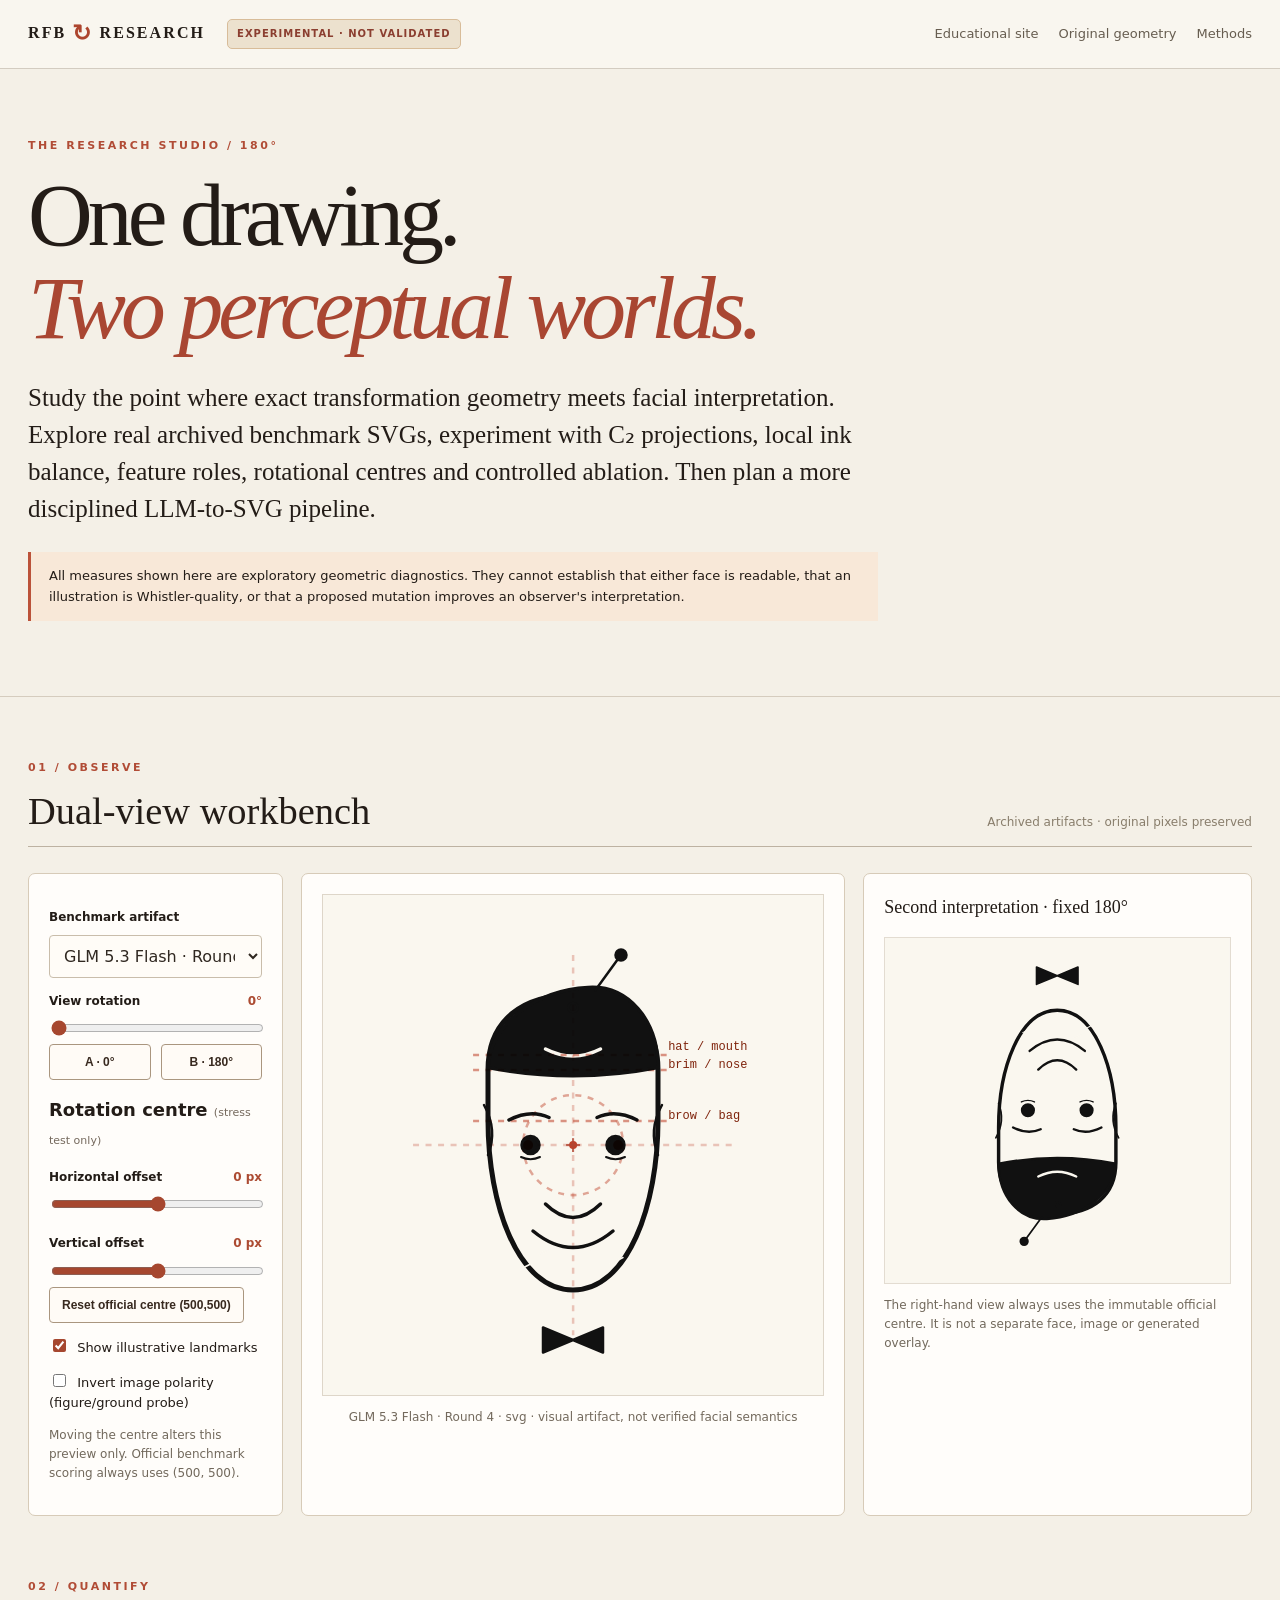
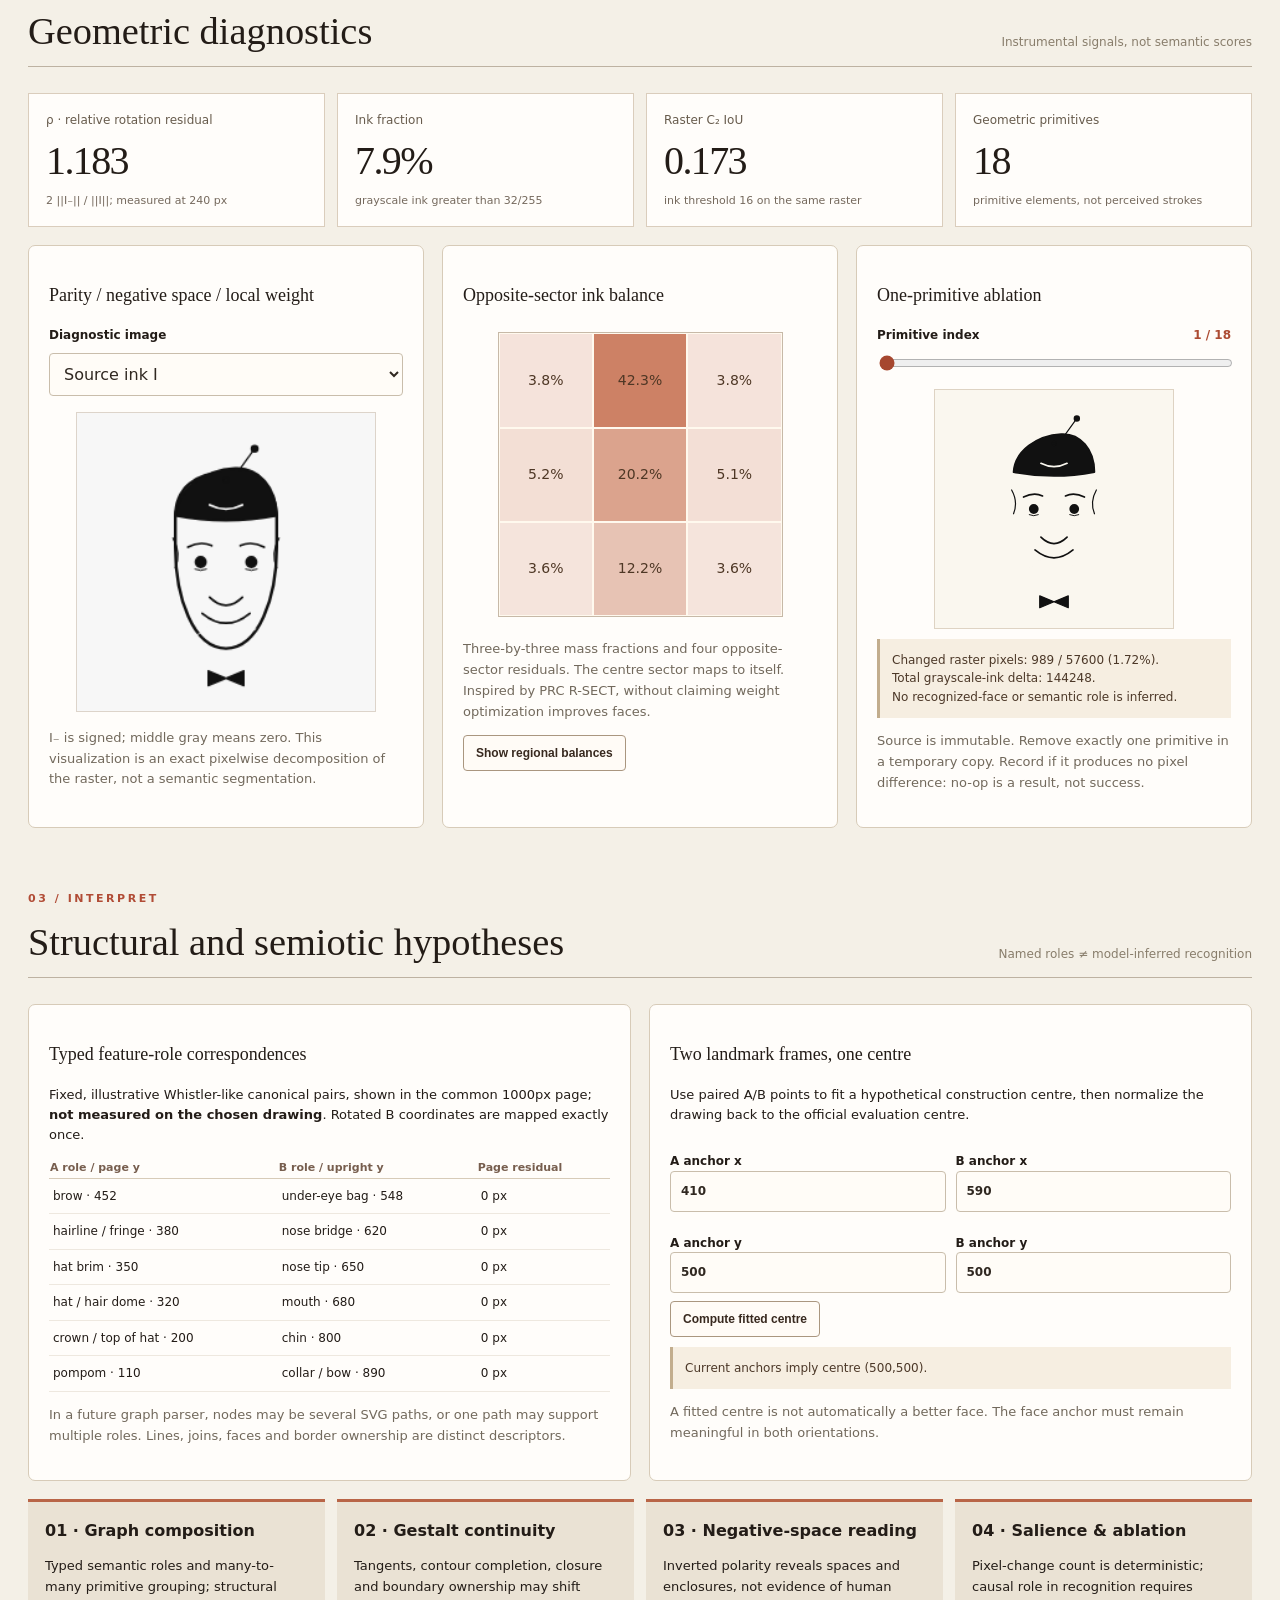
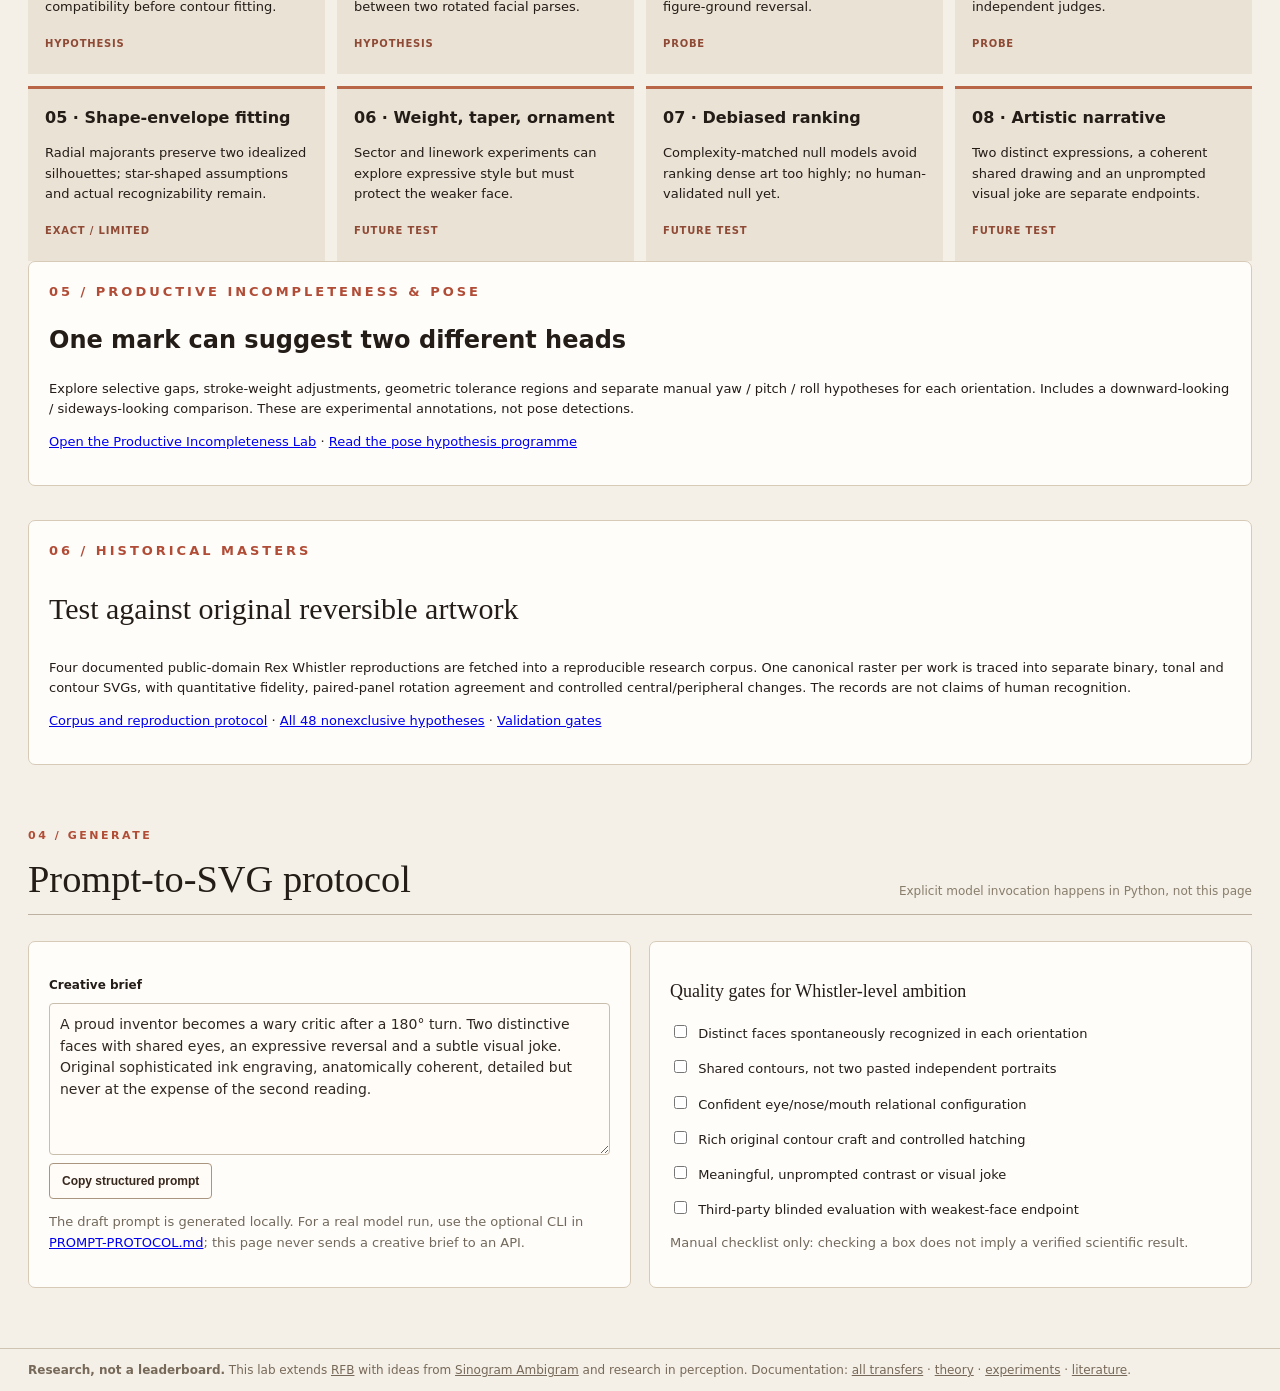
<file: lab/index.html>
<!doctype html>
<html lang="en">
<head>
<meta charset="utf-8">
<meta name="viewport" content="width=device-width,initial-scale=1">
<meta name="description" content="Experimental reversible face geometry, perception and SVG authoring laboratory. Not a human-validated generator.">
<title>Dual Interpretation Lab · Reversible Faces Benchmark</title>
<link rel="stylesheet" href="style.css">
</head>
<body>
<a class="skip" href="#workbench">Skip to workbench</a>
<header class="mast">
  <div class="wrap mastrow">
    <a class="wordmark" href="../README.md">RFB <span class="square">↻</span> RESEARCH</a>
    <span class="chip">EXPERIMENTAL · NOT VALIDATED</span>
    <nav><a href="../site/">Educational site</a><a href="../docs/geometry.md">Original geometry</a><a href="README.md">Methods</a></nav>
  </div>
</header>
<main>
<section class="intro wrap">
  <p class="eyebrow">THE RESEARCH STUDIO / 180°</p>
  <h1>One drawing.<br><em>Two perceptual worlds.</em></h1>
  <p class="lede">Study the point where exact transformation geometry meets facial interpretation. Explore real archived benchmark SVGs, experiment with C₂ projections, local ink balance, feature roles, rotational centres and controlled ablation. Then plan a more disciplined LLM-to-SVG pipeline.</p>
  <p class="warning">All measures shown here are exploratory geometric diagnostics. They cannot establish that either face is readable, that an illustration is Whistler-quality, or that a proposed mutation improves an observer's interpretation.</p>
</section>

<section class="wrap laboratory" id="workbench" aria-labelledby="wtitle">
  <div class="section-head"><div><p class="eyebrow">01 / OBSERVE</p><h2 id="wtitle">Dual-view workbench</h2></div><div class="section-side">Archived artifacts · original pixels preserved</div></div>
  <div class="lab-grid">
    <aside class="controls">
      <label for="artifact">Benchmark artifact</label>
      <select id="artifact"></select>
      <label for="angle">View rotation <output id="angle-value">0°</output></label>
      <input id="angle" type="range" min="0" max="180" step="1" value="0">
      <div class="twocol"><button type="button" id="upright">A · 0°</button><button type="button" id="inverted">B · 180°</button></div>
      <h3>Rotation centre <small>(stress test only)</small></h3>
      <label for="cx">Horizontal offset <output id="cx-value">0 px</output></label>
      <input id="cx" type="range" min="-80" max="80" value="0">
      <label for="cy">Vertical offset <output id="cy-value">0 px</output></label>
      <input id="cy" type="range" min="-80" max="80" value="0">
      <button type="button" id="reset">Reset official centre (500,500)</button>
      <label class="check"><input id="guides" type="checkbox" checked> Show illustrative landmarks</label>
      <label class="check"><input id="checker" type="checkbox"> Invert image polarity (figure/ground probe)</label>
      <p class="minor">Moving the centre alters this preview only. Official benchmark scoring always uses (500, 500).</p>
    </aside>
    <div class="artboard" aria-label="Rotating archived drawing">
      <div id="art-frame" class="art-frame">
        <img id="main-art" alt="Selected original SVG being rotated" draggable="false">
        <svg id="landmarks" viewBox="0 0 1000 1000" aria-label="Illustrative anatomical correspondence overlay">
          <g fill="none" stroke="#c3432b" stroke-width="5" stroke-dasharray="12 13">
            <path d="M 500 120 V 880 M 180 500 H 820" opacity=".28"/>
            <circle cx="500" cy="500" r="100" opacity=".45"/>
            <path d="M 300 452 H 700 M 300 350 H 700 M 300 320 H 700" opacity=".55"/>
          </g>
          <g fill="#c3432b"><circle cx="410" cy="500" r="10"/><circle cx="590" cy="500" r="10"/><circle cx="500" cy="500" r="8"/></g>
          <g fill="#82250d" font-size="24" font-family="monospace"><text x="690" y="448">brow / bag</text><text x="690" y="345">brim / nose</text><text x="690" y="310">hat / mouth</text></g>
        </svg>
        <div id="centre-cross" class="centre-cross" aria-hidden="true">+</div>
      </div>
      <p class="art-caption" id="caption">Loading existing benchmark art…</p>
    </div>
    <div class="secondview">
      <h3>Second interpretation · fixed 180°</h3>
      <div class="side-art"><img id="second-art" alt="Same drawing rotated exactly 180 degrees" draggable="false"></div>
      <p class="minor">The right-hand view always uses the immutable official centre. It is not a separate face, image or generated overlay.</p>
    </div>
  </div>
</section>

<section class="wrap metrics-section">
 <div class="section-head"><div><p class="eyebrow">02 / QUANTIFY</p><h2>Geometric diagnostics</h2></div><div class="section-side">Instrumental signals, not semantic scores</div></div>
 <div class="metric-grid">
  <article><span>ρ · relative rotation residual</span><strong id="rho">—</strong><small>2 ||I₋|| / ||I||; measured at 240 px</small></article>
  <article><span>Ink fraction</span><strong id="ink">—</strong><small>grayscale ink greater than 32/255</small></article>
  <article><span>Raster C₂ IoU</span><strong id="iou">—</strong><small>ink threshold 16 on the same raster</small></article>
  <article><span>Geometric primitives</span><strong id="count">—</strong><small>primitive elements, not perceived strokes</small></article>
 </div>
 <div class="experiment-grid">
  <div class="panel">
   <h3>Parity / negative space / local weight</h3>
   <label for="viewmode">Diagnostic image</label>
   <select id="viewmode">
    <option value="original">Source ink I</option><option value="rotated">Rotated ink R·I</option>
    <option value="even">C₂ even I₊</option><option value="odd">C₂ odd I₋ (signed)</option>
    <option value="difference">Absolute asymmetry |I−R·I|</option>
    <option value="negative">Negative-space polarity</option>
   </select>
   <canvas id="analysis" width="240" height="240" aria-label="Computed raster parity or negative space view"></canvas>
   <p class="minor">I₋ is signed; middle gray means zero. This visualization is an exact pixelwise decomposition of the raster, not a semantic segmentation.</p>
  </div>
  <div class="panel">
   <h3>Opposite-sector ink balance</h3>
   <div class="sector-grid" id="sectors"></div>
   <p class="minor" id="sector-note">Three-by-three mass fractions and four opposite-sector residuals. The centre sector maps to itself. Inspired by PRC R-SECT, without claiming weight optimization improves faces.</p>
   <button type="button" id="sector-details">Show regional balances</button>
   <div id="balance" class="small-output" aria-live="polite"></div>
  </div>
  <div class="panel">
   <h3>One-primitive ablation</h3>
   <label for="stroke">Primitive index <output id="stroke-value">—</output></label>
   <input id="stroke" type="range" min="0" max="0" value="0">
   <div class="small-preview"><img id="ablated" alt="Ablated drawing, one SVG primitive removed"></div>
   <div id="ablation-result" class="small-output">Select a vector artifact to compare the change in physical pixels. This does not measure facial recognizability.</div>
   <p class="minor">Source is immutable. Remove exactly one primitive in a temporary copy. Record if it produces no pixel difference: no-op is a result, not success.</p>
  </div>
 </div>
</section>

<section class="wrap hypothesis-section">
<div class="section-head"><div><p class="eyebrow">03 / INTERPRET</p><h2>Structural and semiotic hypotheses</h2></div><div class="section-side">Named roles ≠ model-inferred recognition</div></div>
<div class="two">
 <div class="panel">
  <h3>Typed feature-role correspondences</h3>
  <p>Fixed, illustrative Whistler-like canonical pairs, shown in the common 1000px page; <strong>not measured on the chosen drawing</strong>. Rotated B coordinates are mapped exactly once.</p>
  <table><thead><tr><th>A role / page y</th><th>B role / upright y</th><th>Page residual</th></tr></thead><tbody id="roles"></tbody></table>
  <p class="minor">In a future graph parser, nodes may be several SVG paths, or one path may support multiple roles. Lines, joins, faces and border ownership are distinct descriptors.</p>
 </div>
 <div class="panel">
  <h3>Two landmark frames, one centre</h3>
  <p>Use paired A/B points to fit a hypothetical construction centre, then normalize the drawing back to the official evaluation centre.</p>
  <div class="twocol"><label>A anchor x<input id="ax" type="number" value="410"></label><label>B anchor x<input id="bx" type="number" value="590"></label></div>
  <div class="twocol"><label>A anchor y<input id="ay" type="number" value="500"></label><label>B anchor y<input id="by" type="number" value="500"></label></div>
  <button type="button" id="fit">Compute fitted centre</button>
  <div class="small-output" id="fit-result">Current anchors imply centre (500,500).</div>
  <p class="minor">A fitted centre is not automatically a better face. The face anchor must remain meaningful in both orientations.</p>
 </div>
</div>
<div class="cards" id="idea-cards">
<article><h3>01 · Graph composition</h3><p>Typed semantic roles and many-to-many primitive grouping; structural compatibility before contour fitting.</p><span>HYPOTHESIS</span></article>
<article><h3>02 · Gestalt continuity</h3><p>Tangents, contour completion, closure and boundary ownership may shift between two rotated facial parses.</p><span>HYPOTHESIS</span></article>
<article><h3>03 · Negative-space reading</h3><p>Inverted polarity reveals spaces and enclosures, not evidence of human figure-ground reversal.</p><span>PROBE</span></article>
<article><h3>04 · Salience & ablation</h3><p>Pixel-change count is deterministic; causal role in recognition requires independent judges.</p><span>PROBE</span></article>
<article><h3>05 · Shape-envelope fitting</h3><p>Radial majorants preserve two idealized silhouettes; star-shaped assumptions and actual recognizability remain.</p><span>EXACT / LIMITED</span></article>
<article><h3>06 · Weight, taper, ornament</h3><p>Sector and linework experiments can explore expressive style but must protect the weaker face.</p><span>FUTURE TEST</span></article>
<article><h3>07 · Debiased ranking</h3><p>Complexity-matched null models avoid ranking dense art too highly; no human-validated null yet.</p><span>FUTURE TEST</span></article>
<article><h3>08 · Artistic narrative</h3><p>Two distinct expressions, a coherent shared drawing and an unprompted visual joke are separate endpoints.</p><span>FUTURE TEST</span></article>
</div>
</section>

<section class="wrap">
<div class="panel">
<p class="eyebrow">05 / PRODUCTIVE INCOMPLETENESS & POSE</p>
<h2>One mark can suggest two different heads</h2>
<p>Explore selective gaps, stroke-weight adjustments, geometric tolerance regions and separate manual yaw / pitch / roll hypotheses for each orientation. Includes a downward-looking / sideways-looking comparison. These are experimental annotations, not pose detections.</p>
<p><a href="completion.html">Open the Productive Incompleteness Lab</a> · <a href="POSE-SPACE.md">Read the pose hypothesis programme</a></p>
</div></section>
<section class="wrap" style="margin-top:34px">
<div class="panel"><p class="eyebrow">06 / HISTORICAL MASTERS</p>
<h2 style="font-family:Georgia,serif;font-weight:500;font-size:30px">Test against original reversible artwork</h2>
<p>Four documented public-domain Rex Whistler reproductions are fetched into a reproducible research corpus. One canonical raster per work is traced into separate binary, tonal and contour SVGs, with quantitative fidelity, paired-panel rotation agreement and controlled central/peripheral changes. The records are not claims of human recognition.</p>
<p><a href="masters/README.md">Corpus and reproduction protocol</a> · <a href="masters/HYPOTHESIS-MATRIX.md">All 48 nonexclusive hypotheses</a> · <a href="masters/VALIDATION.md">Validation gates</a></p>
</div></section>
<section class="wrap synthesis">
 <div class="section-head"><div><p class="eyebrow">04 / GENERATE</p><h2>Prompt-to-SVG protocol</h2></div><div class="section-side">Explicit model invocation happens in Python, not this page</div></div>
 <div class="two">
  <div class="panel">
   <label for="brief">Creative brief</label>
   <textarea id="brief" rows="6">A proud inventor becomes a wary critic after a 180° turn. Two distinctive faces with shared eyes, an expressive reversal and a subtle visual joke. Original sophisticated ink engraving, anatomically coherent, detailed but never at the expense of the second reading.</textarea>
   <button type="button" id="copy-prompt">Copy structured prompt</button>
   <p class="minor">The draft prompt is generated locally. For a real model run, use the optional CLI in <a href="PROMPT-PROTOCOL.md">PROMPT-PROTOCOL.md</a>; this page never sends a creative brief to an API.</p>
  </div>
  <div class="panel">
   <h3>Quality gates for Whistler-level ambition</h3>
   <label class="check"><input type="checkbox"> Distinct faces spontaneously recognized in each orientation</label>
   <label class="check"><input type="checkbox"> Shared contours, not two pasted independent portraits</label>
   <label class="check"><input type="checkbox"> Confident eye/nose/mouth relational configuration</label>
   <label class="check"><input type="checkbox"> Rich original contour craft and controlled hatching</label>
   <label class="check"><input type="checkbox"> Meaningful, unprompted contrast or visual joke</label>
   <label class="check"><input type="checkbox"> Third-party blinded evaluation with weakest-face endpoint</label>
   <p class="minor">Manual checklist only: checking a box does not imply a verified scientific result.</p>
  </div>
 </div>
</section>
<footer class="wrap">
<p><strong>Research, not a leaderboard.</strong> This lab extends <a href="../site/">RFB</a> with ideas from <a href="https://github.com/ClaudioDrews/sinogram-ambigram">Sinogram Ambigram</a> and research in perception. Documentation: <a href="TRANSFER-MATRIX.md">all transfers</a> · <a href="THEORY.md">theory</a> · <a href="EXPERIMENTS.md">experiments</a> · <a href="RESEARCH.md">literature</a>.</p>
</footer>
</main>
<script src="../site/data/manifest.js"></script>
<script src="../site/data/art.js"></script>
<script src="math.js"></script>
<script src="app.js"></script>
</body>
</html>
</file>
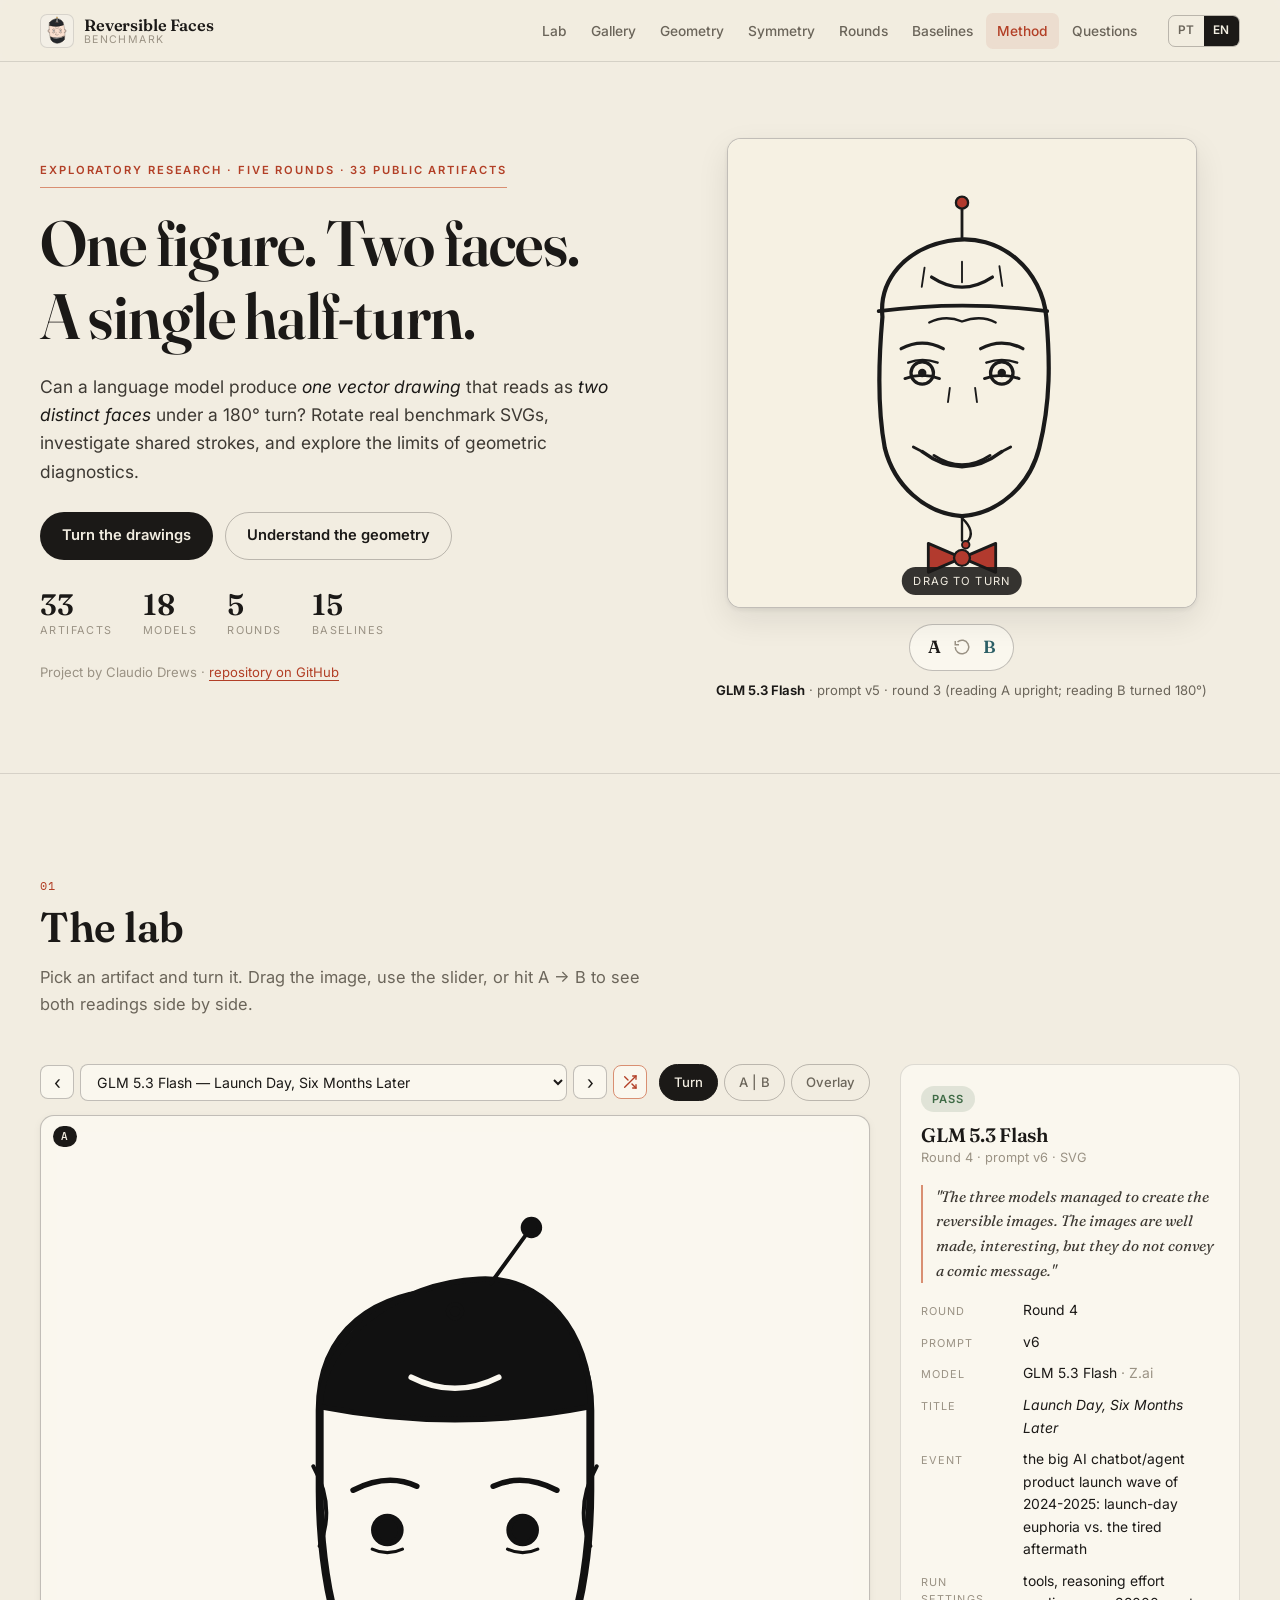
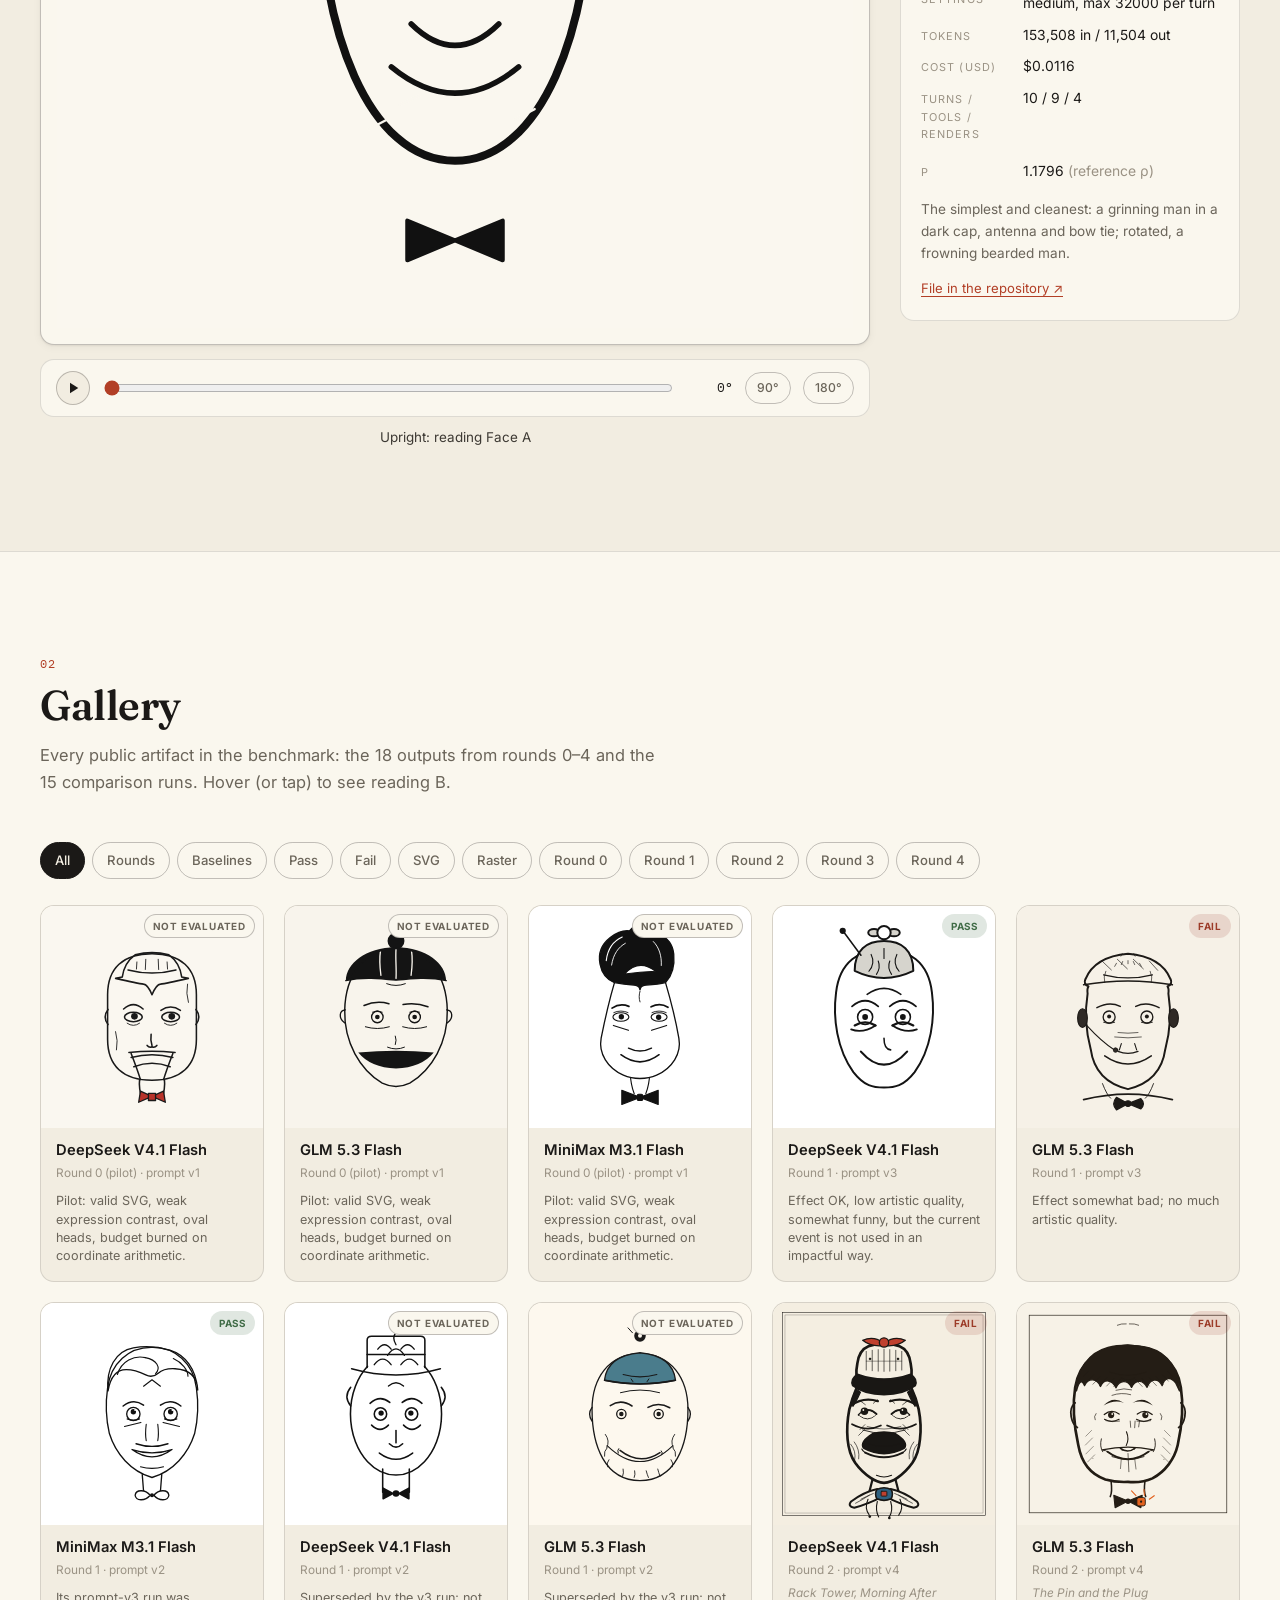
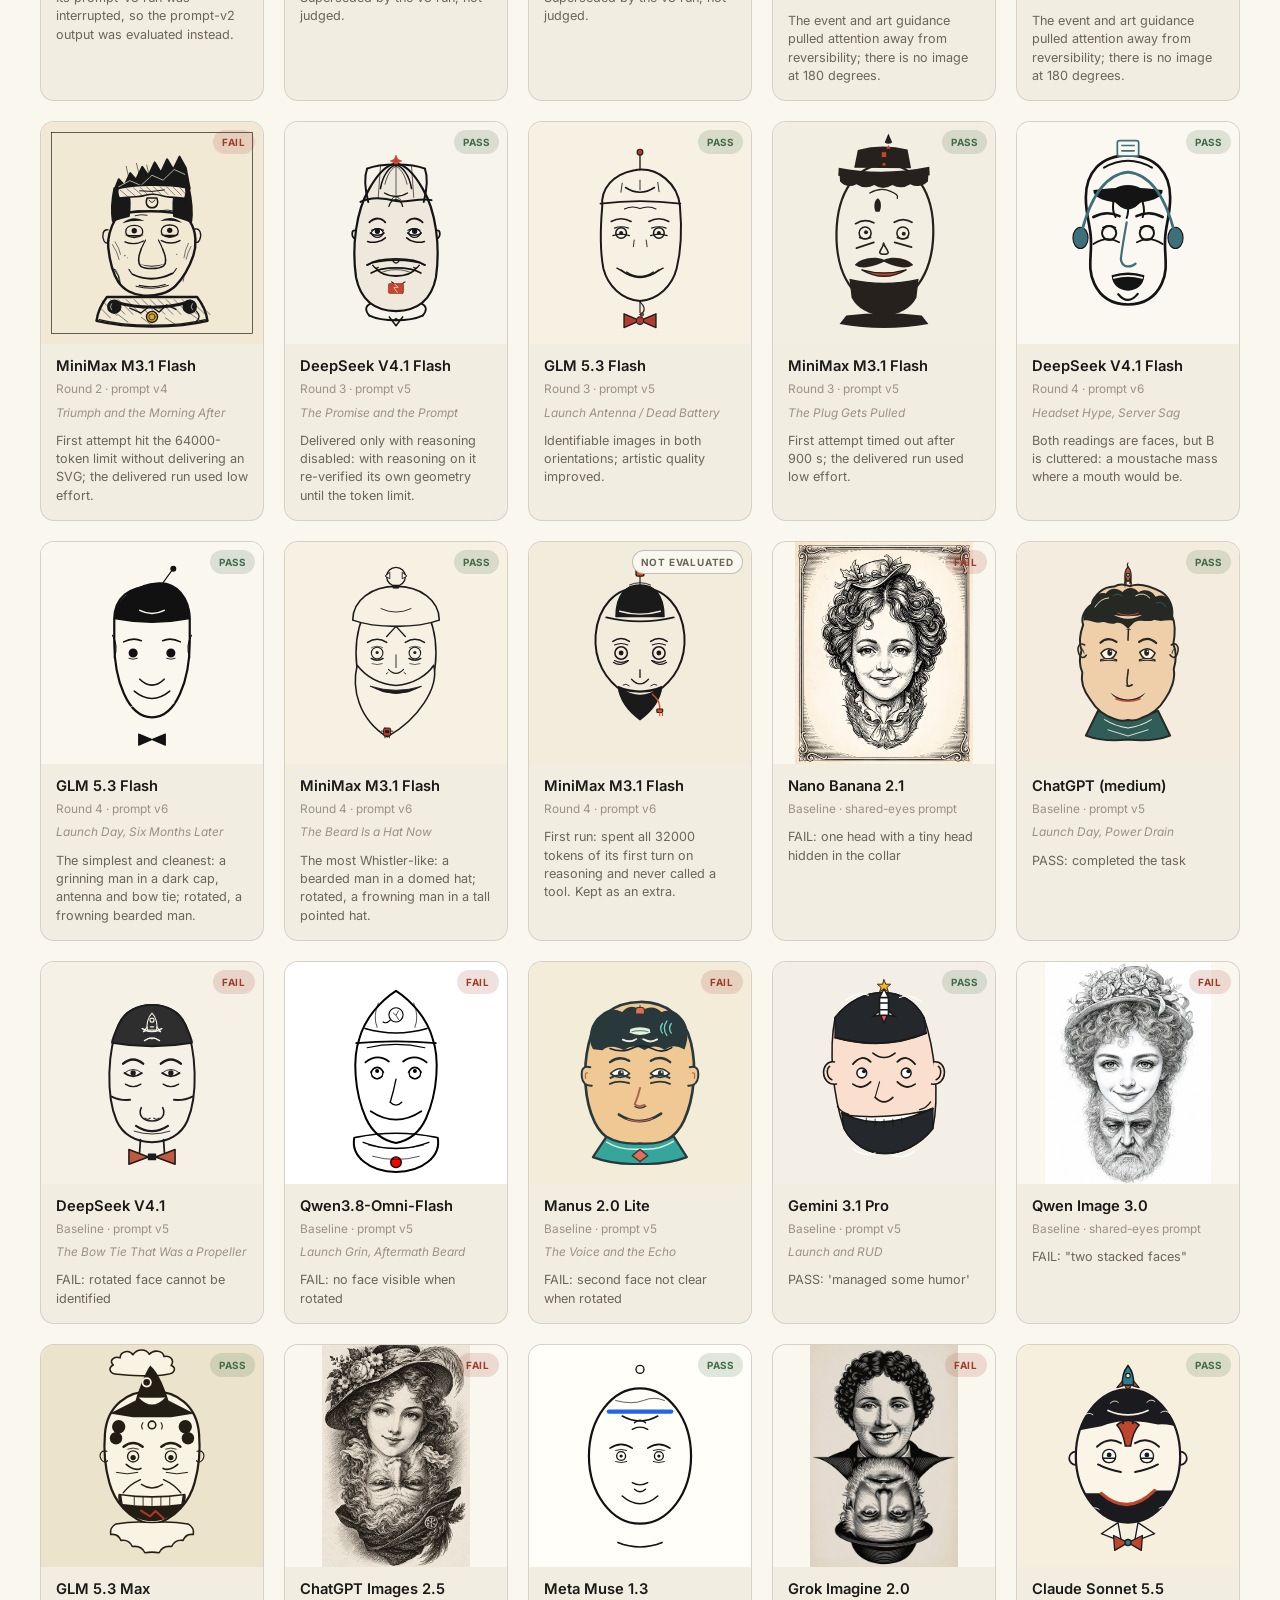
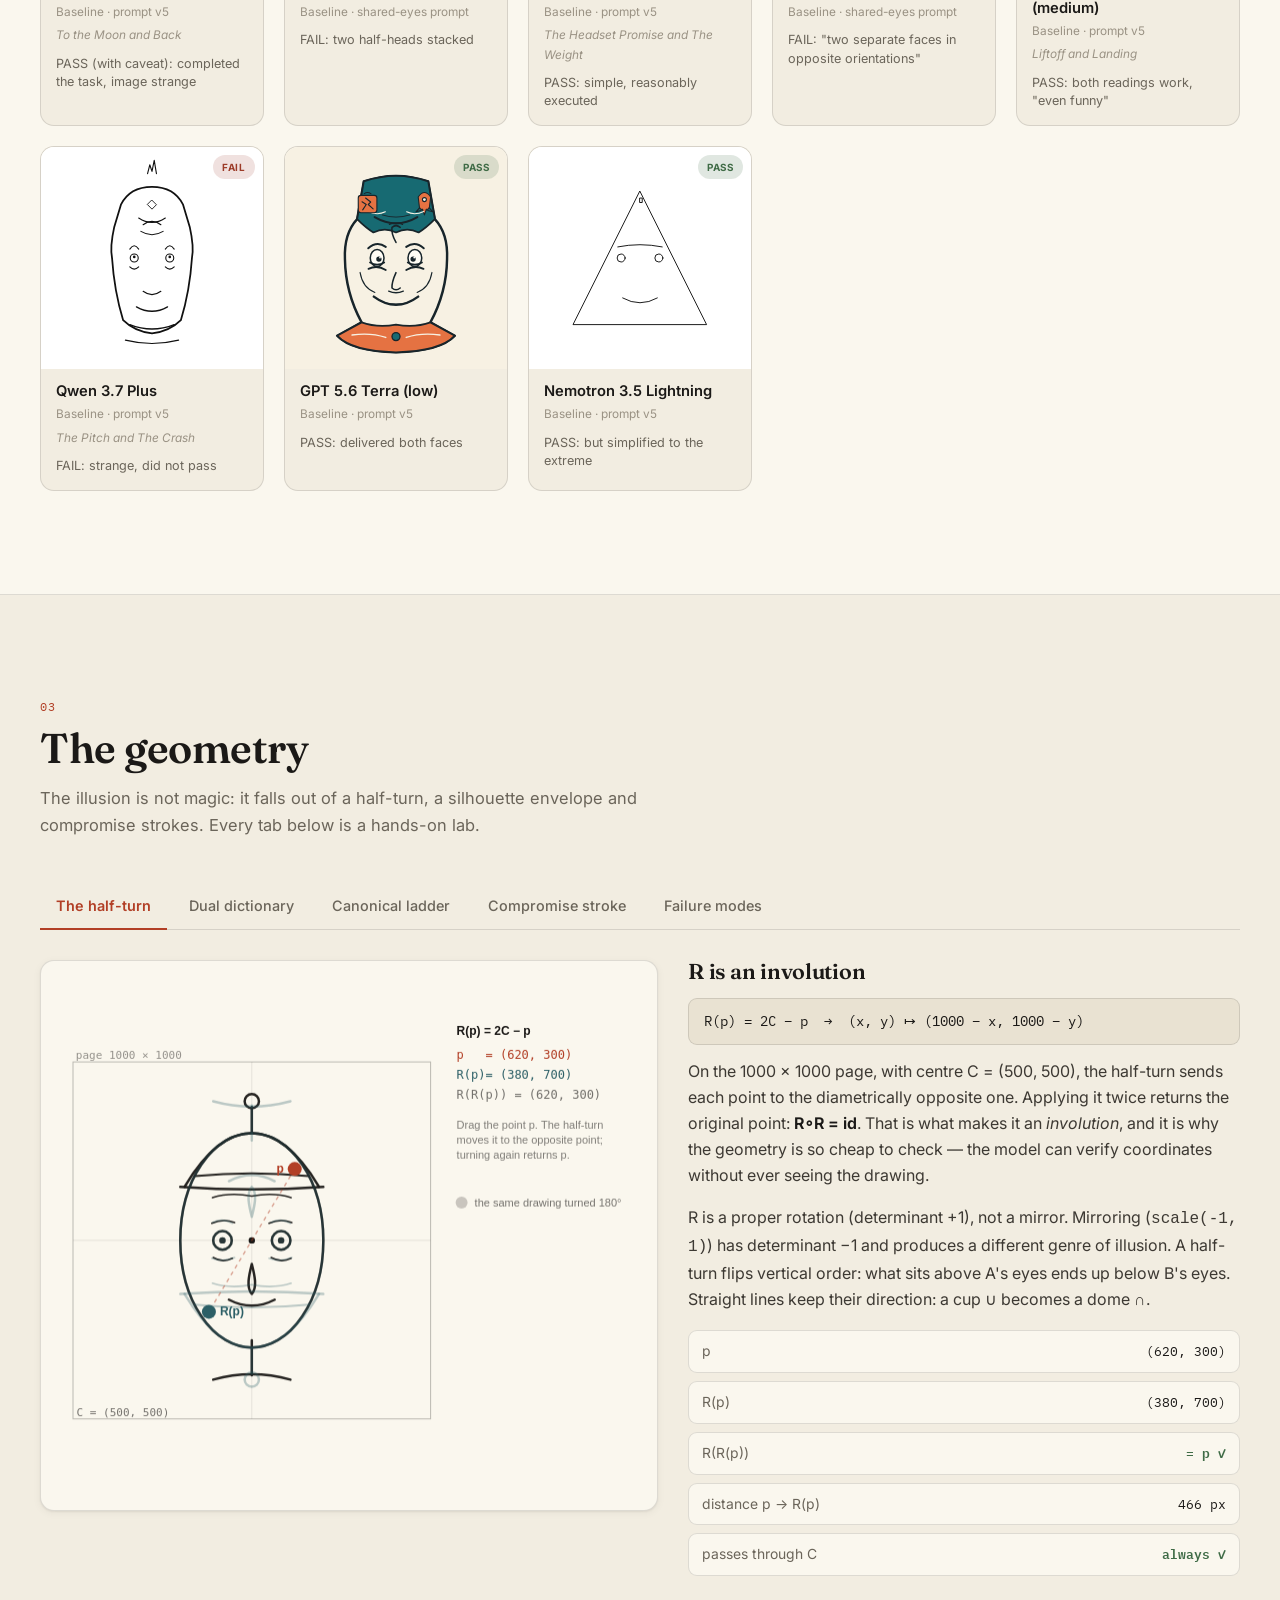
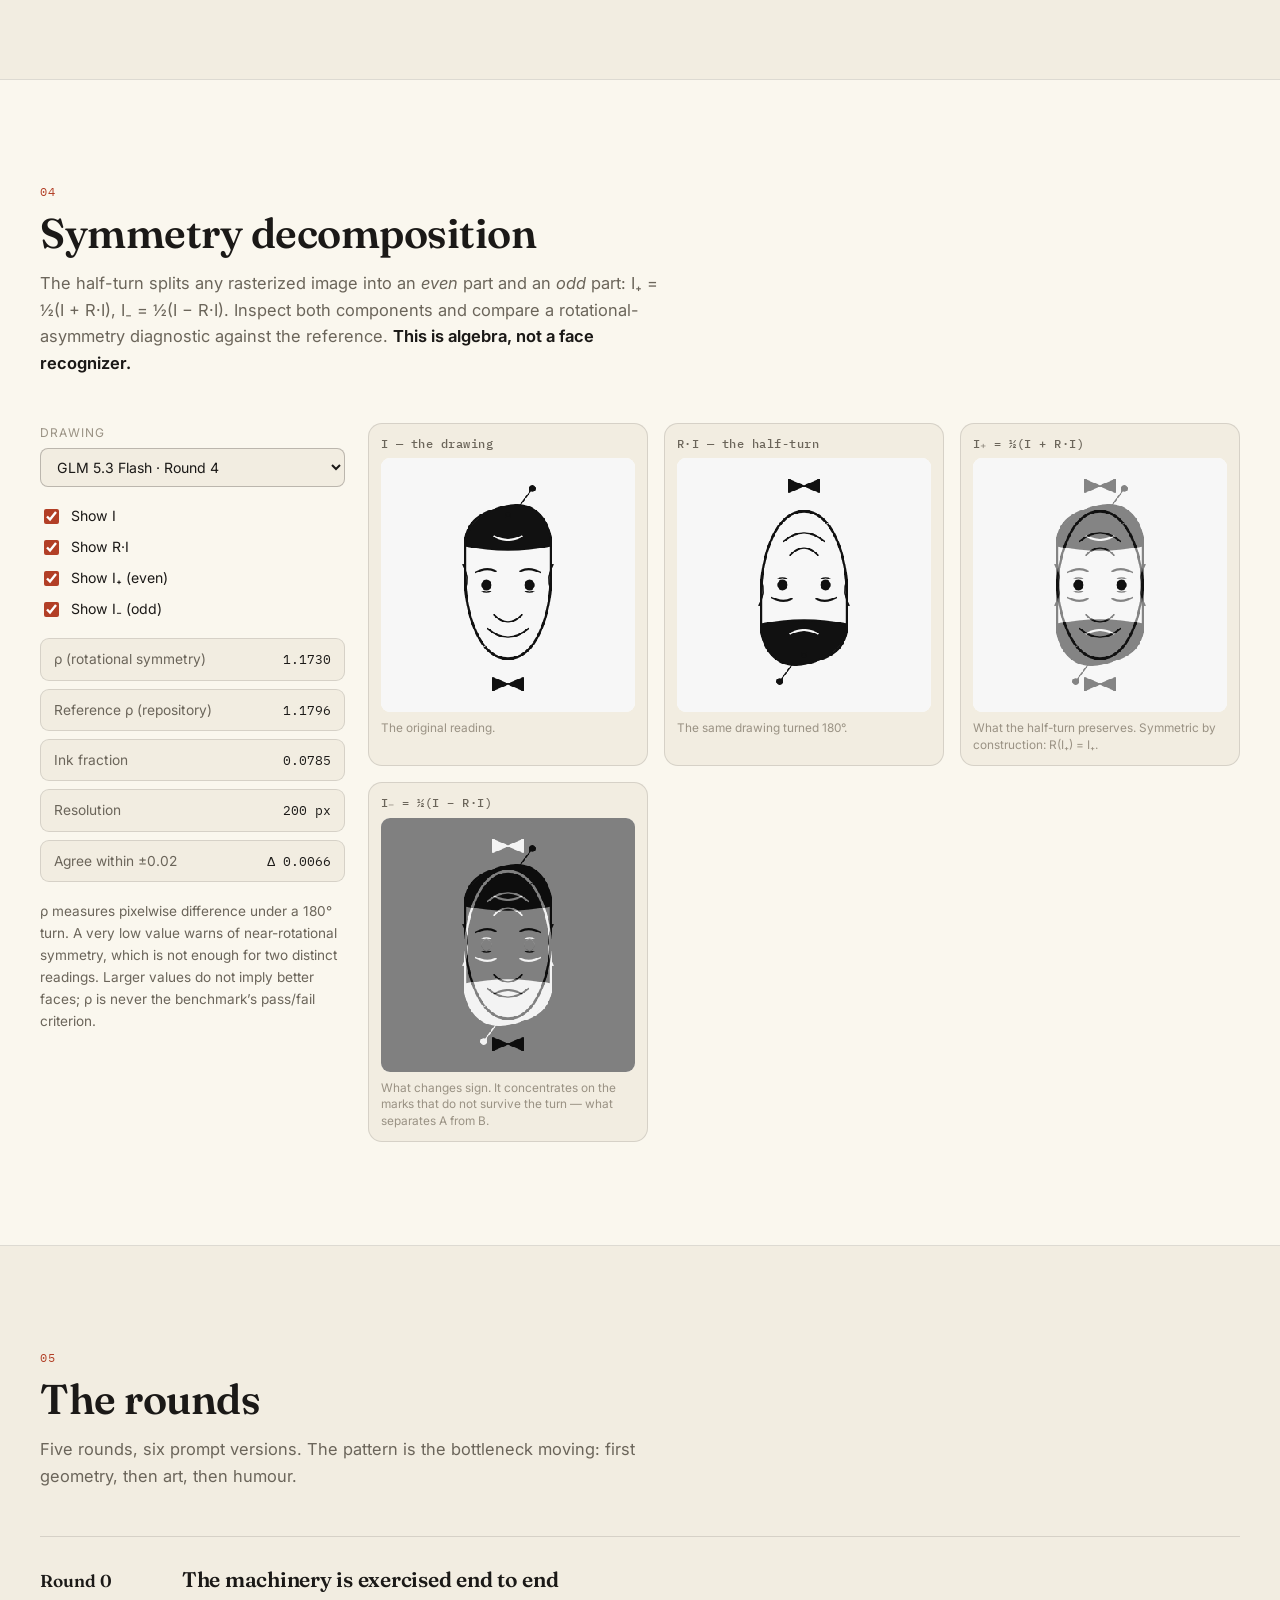
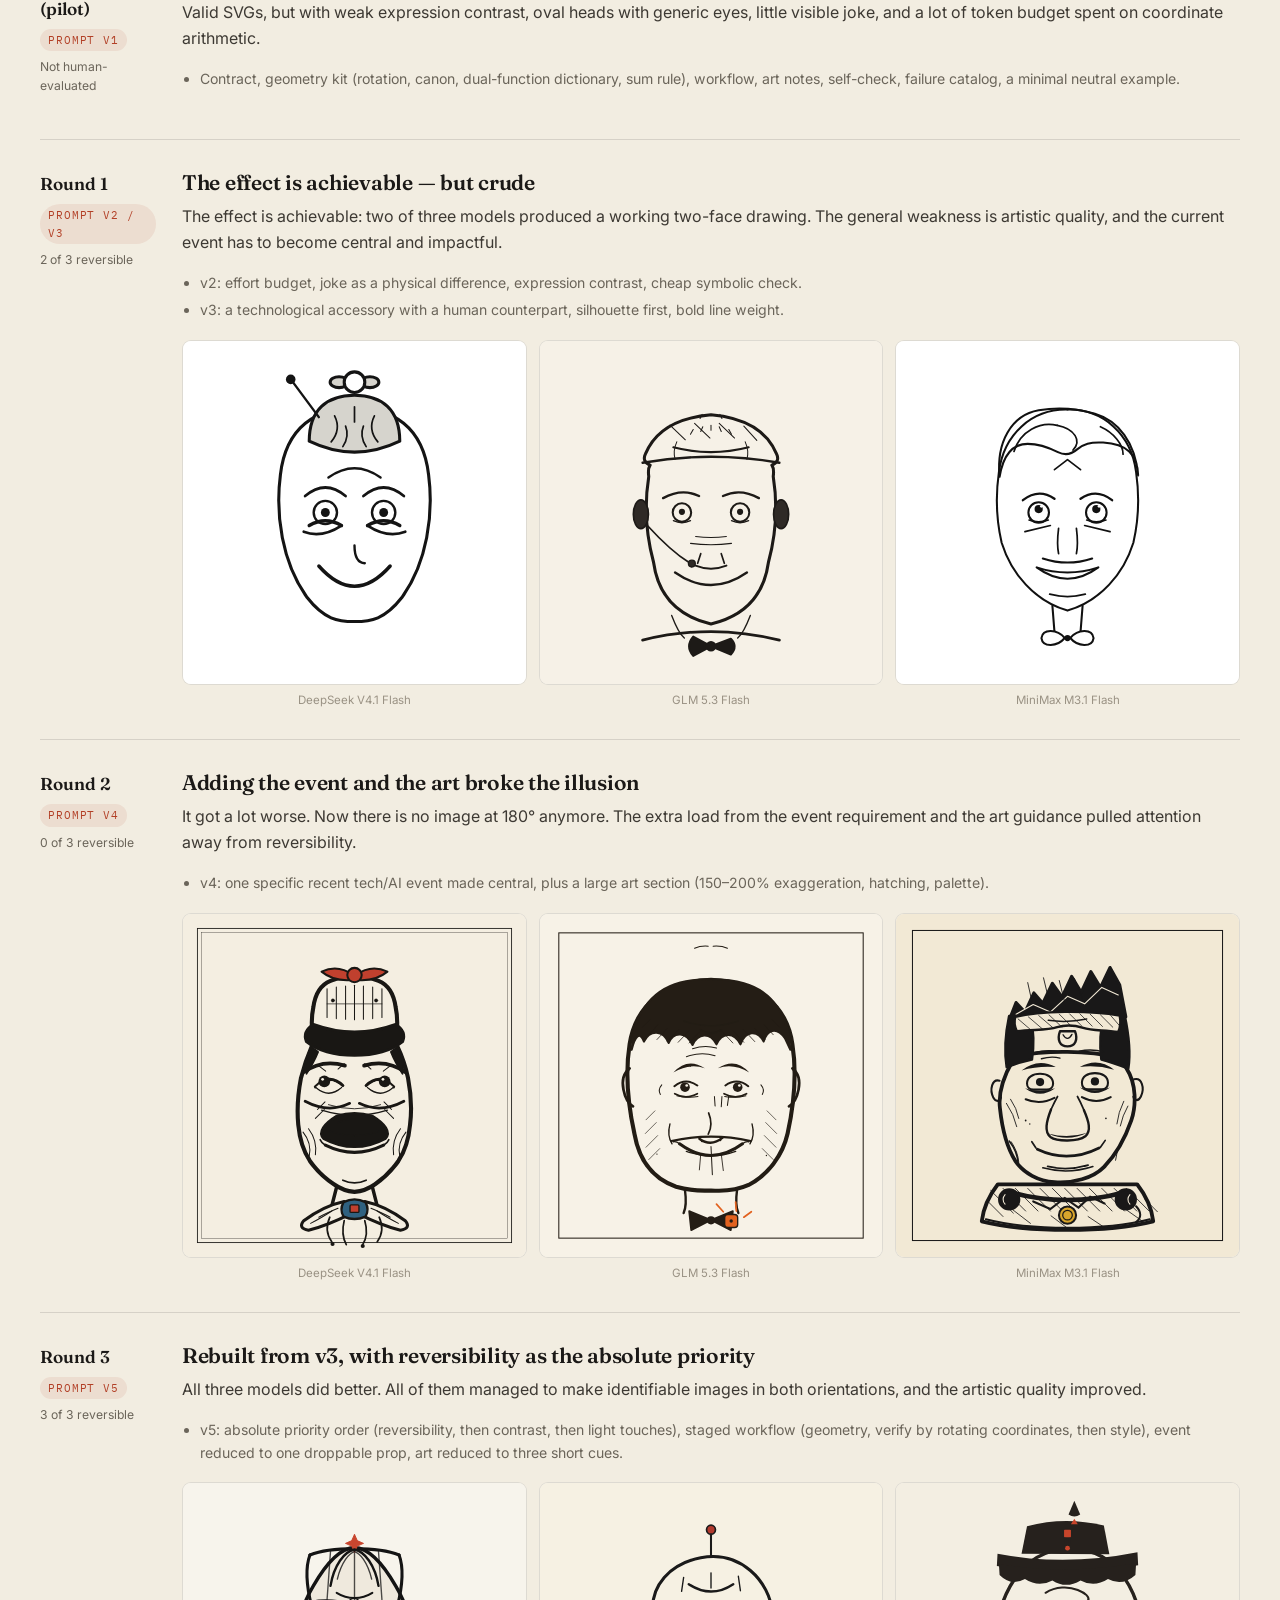
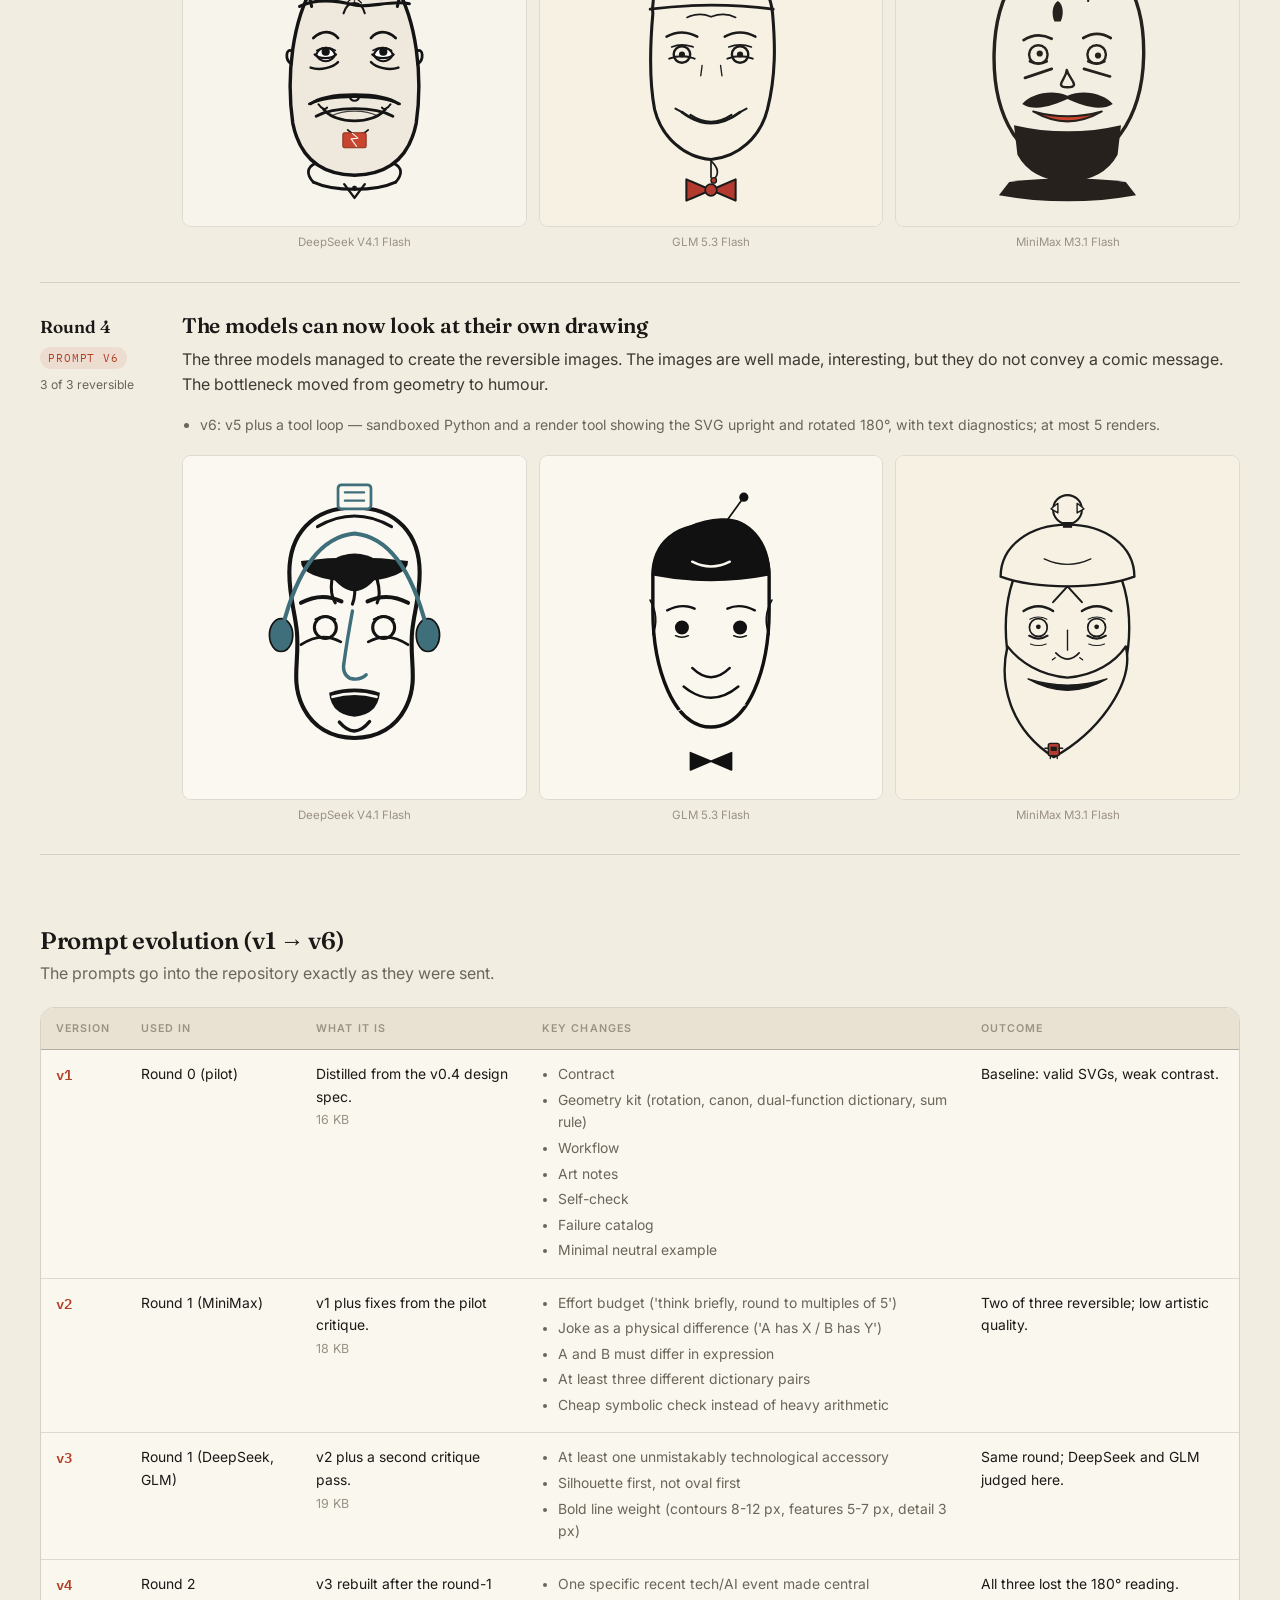
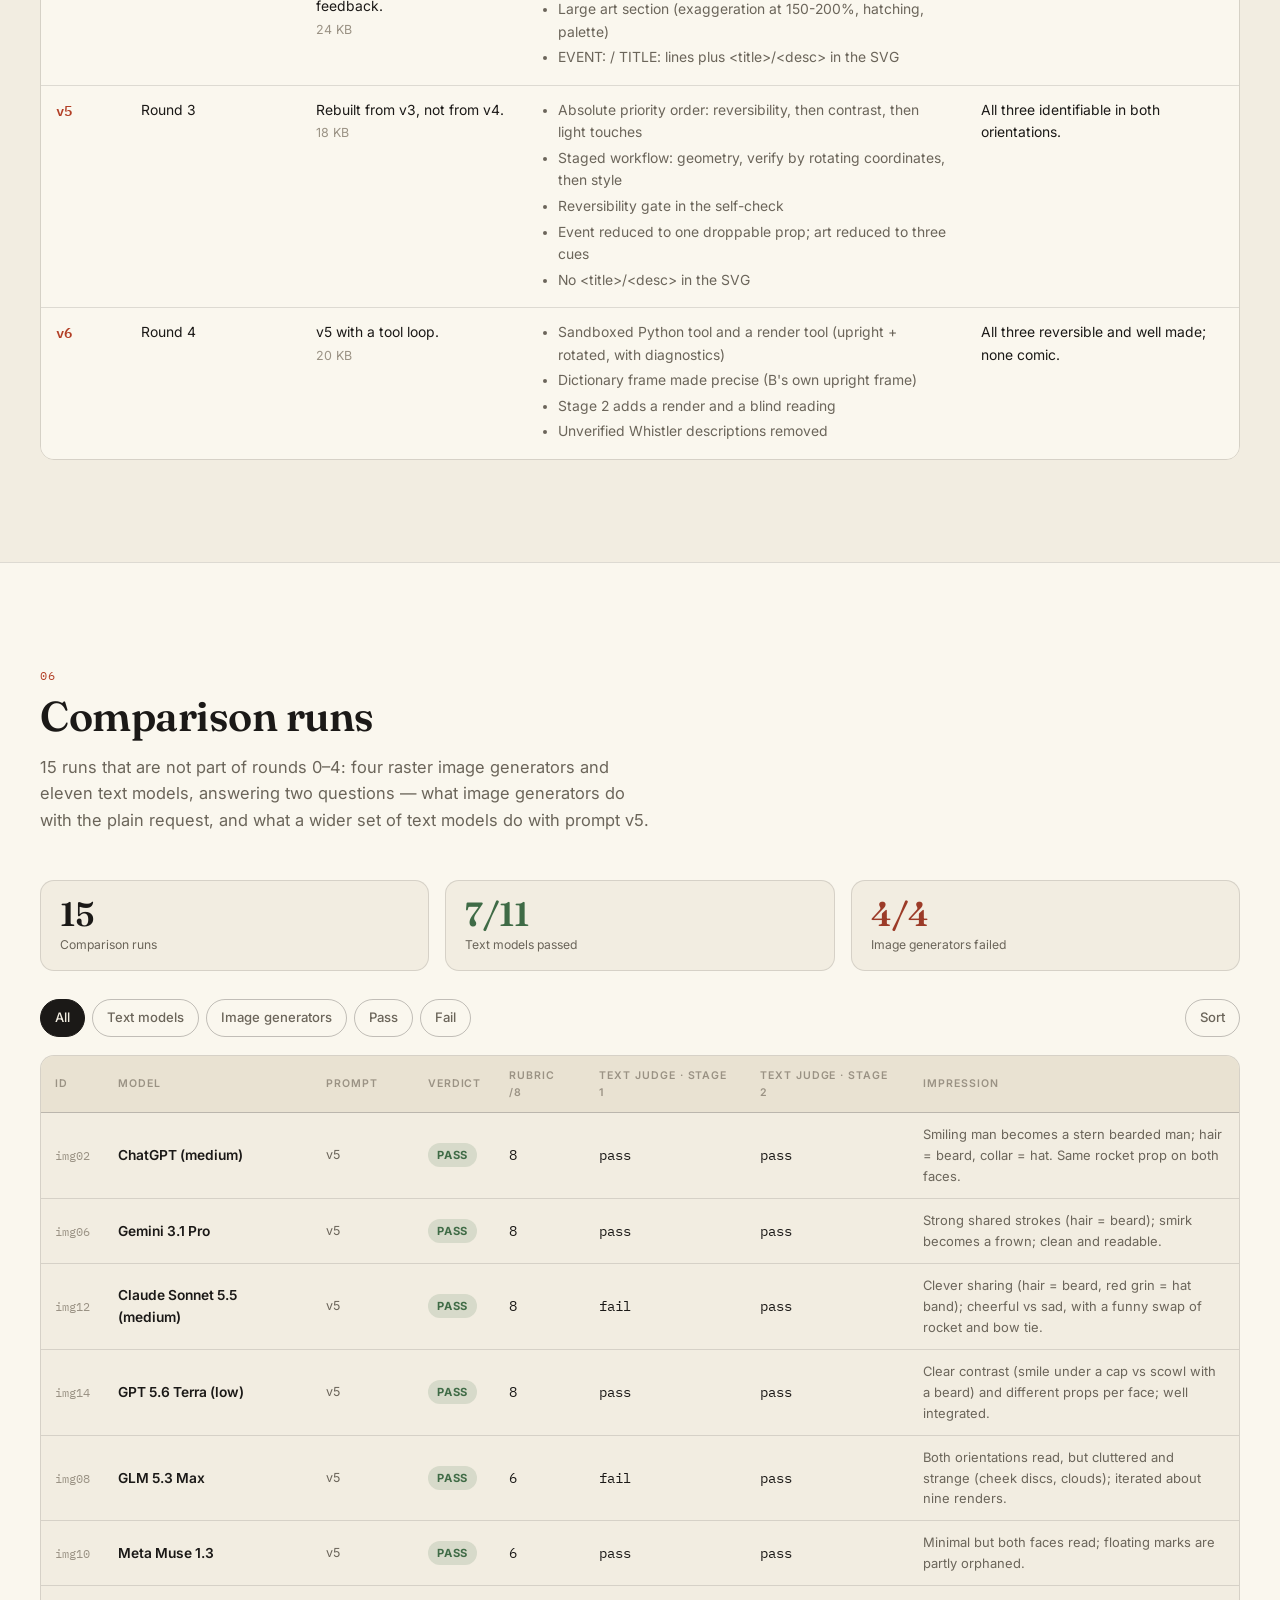
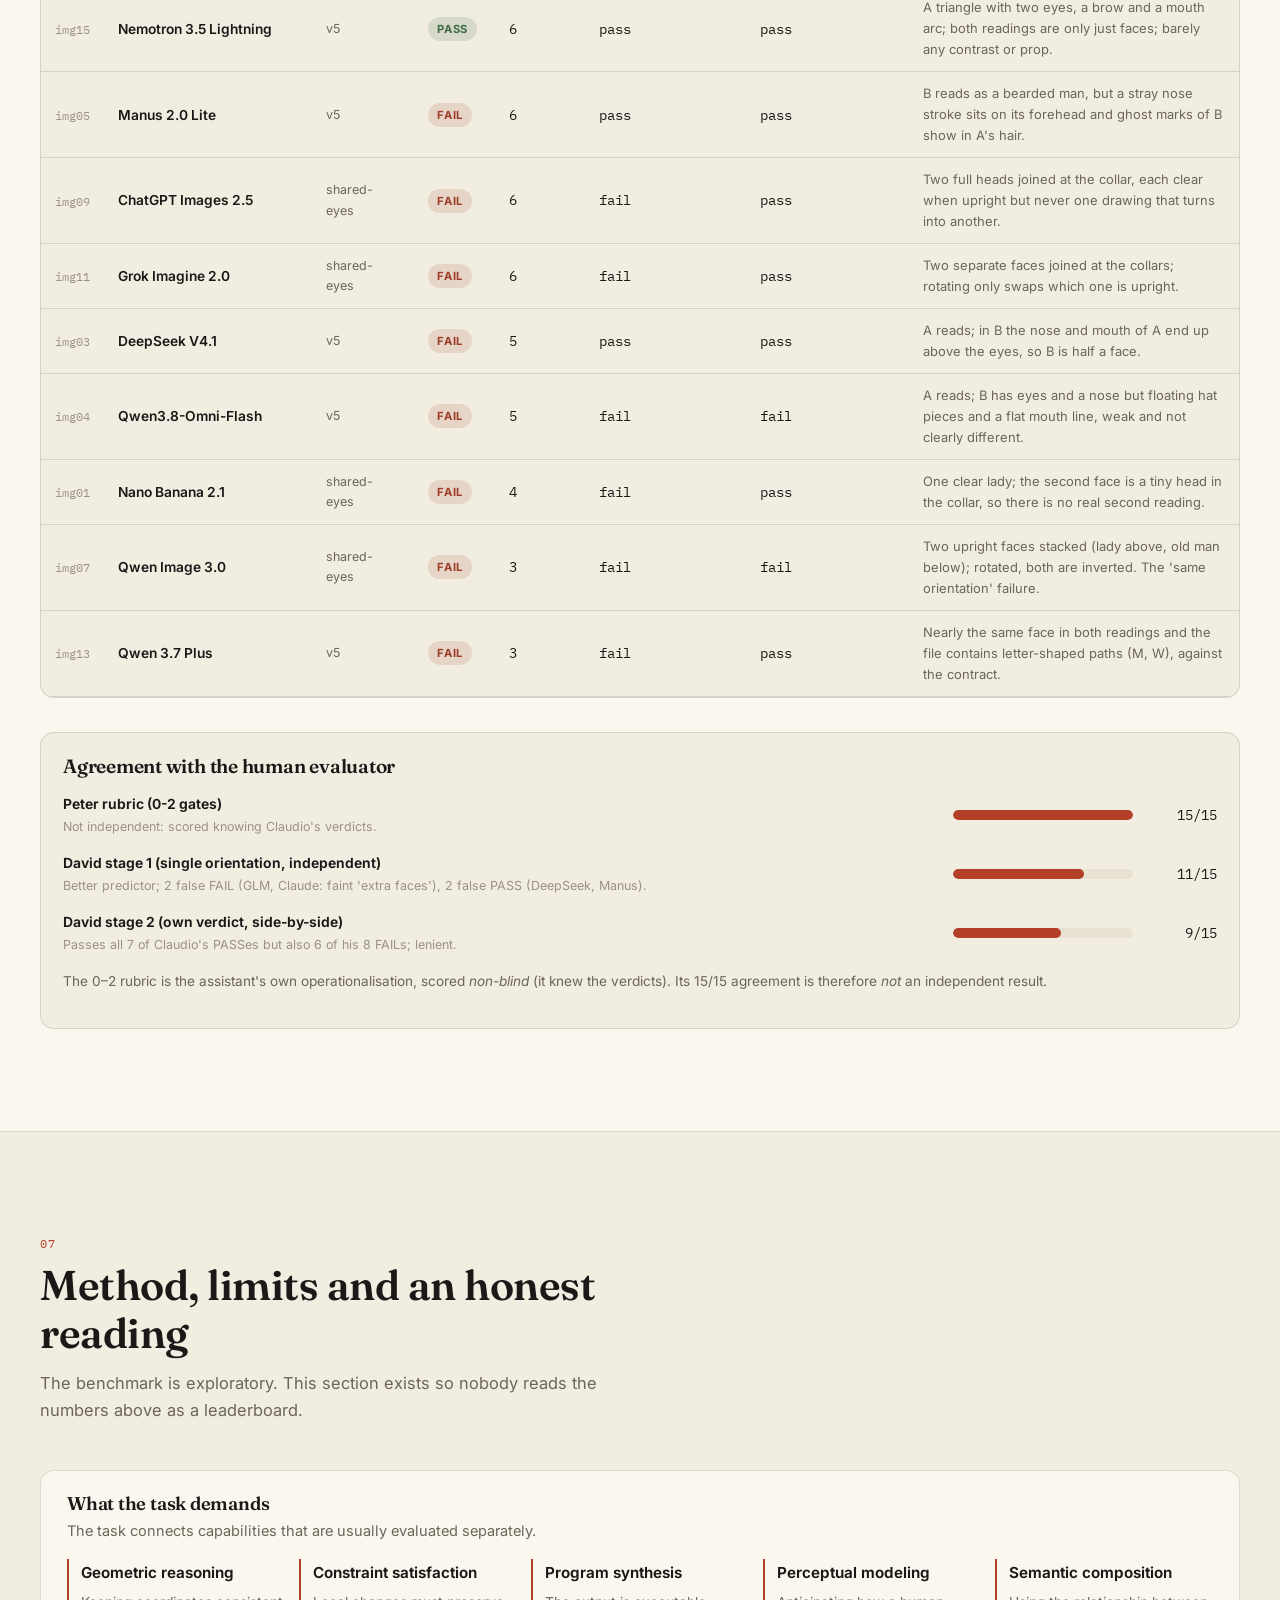
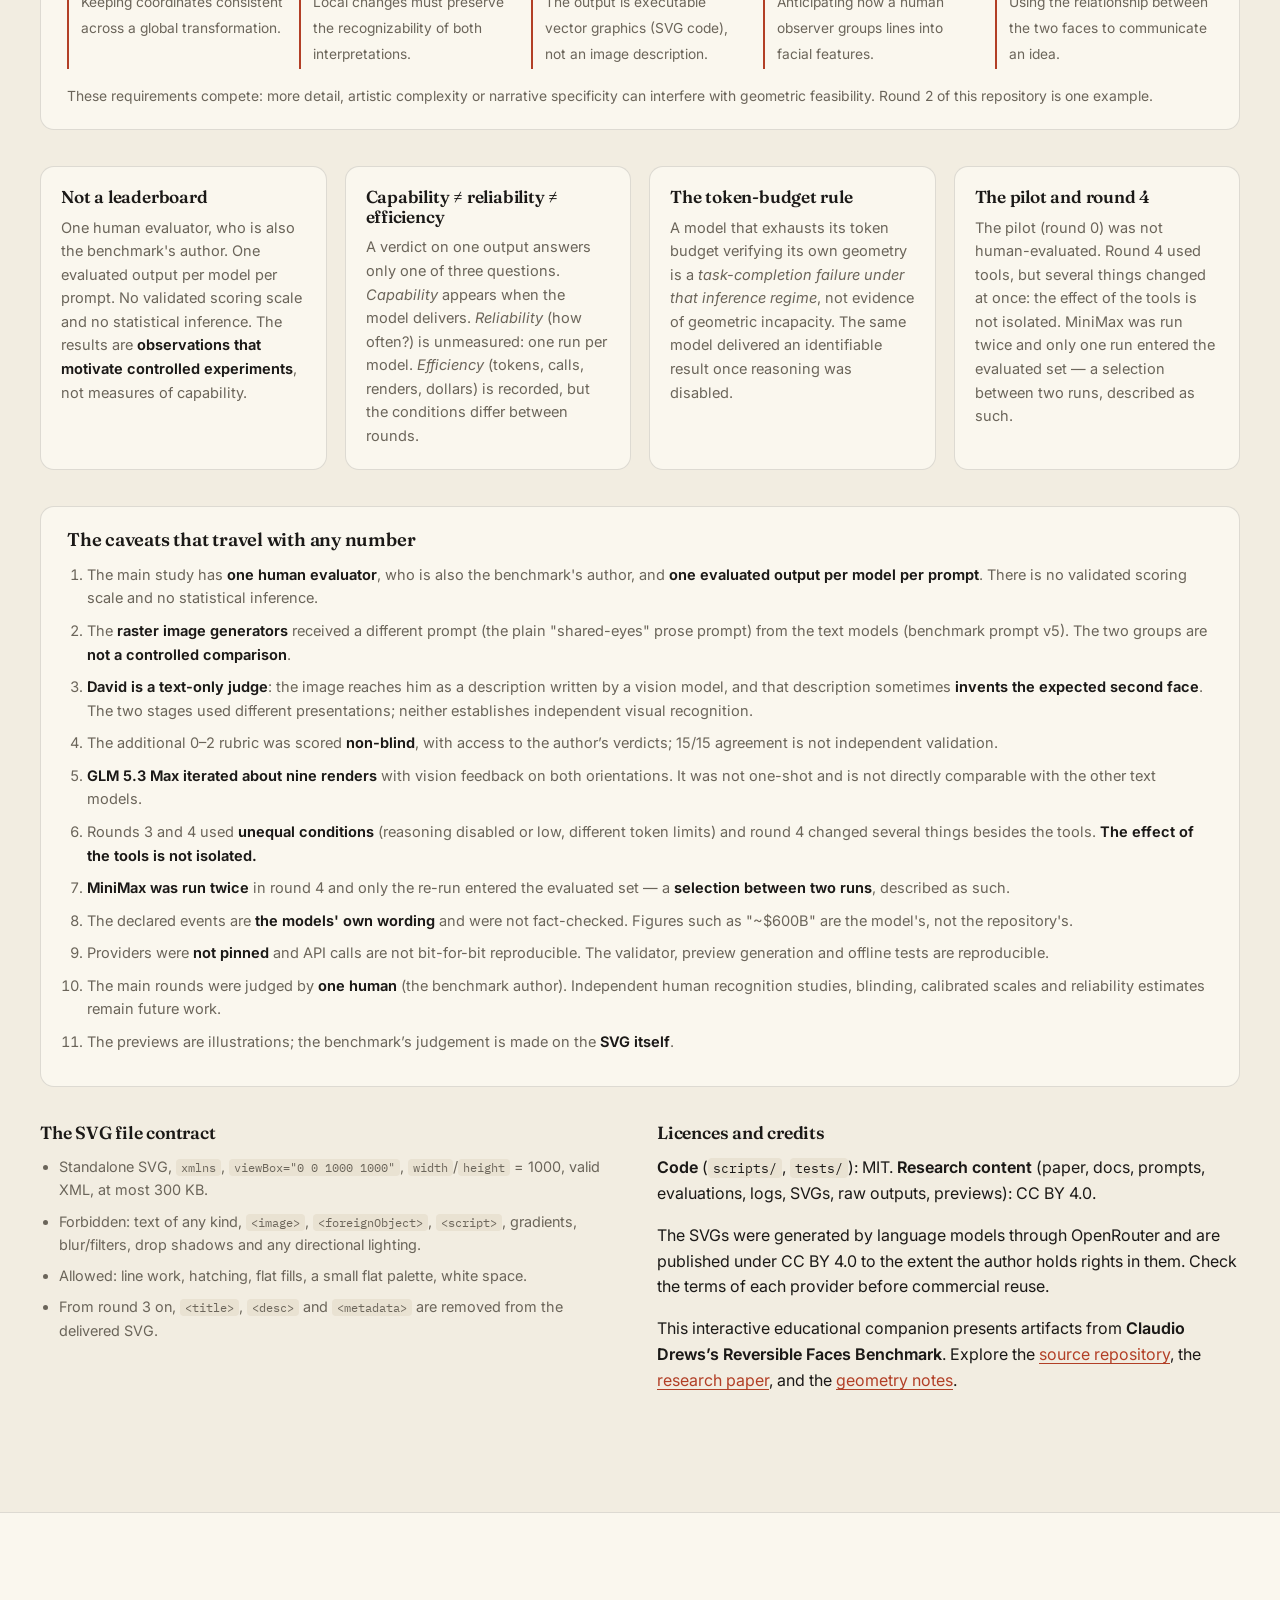
<file: site/index.html>
<!DOCTYPE html>
<html lang="en">
<head>
<meta charset="utf-8">
<meta name="viewport" content="width=device-width, initial-scale=1">
<title>Reversible Faces Benchmark — Interactive 180° Rotation Lab</title>
<meta name="description" content="An interactive exploration of reversible faces: rotate real benchmark SVGs, study 180° geometry, and investigate C₂ symmetry and perceptual ambiguity.">
<meta property="og:title" content="Reversible Faces Benchmark — Interactive Lab">
<meta property="og:description" content="Rotate real SVGs, explore half-turn geometry, and study perceptual ambiguity and C₂ symmetry.">
<meta property="og:type" content="website">
<meta name="color-scheme" content="light dark">
<link rel="preconnect" href="https://fonts.googleapis.com">
<link rel="preconnect" href="https://fonts.gstatic.com" crossorigin>
<link href="https://fonts.googleapis.com/css2?family=Fraunces:ital,opsz,wght@0,9..144,300..900;1,9..144,300..700&family=Inter:wght@400;500;600;700&family=IBM+Plex+Mono:wght@400;500&display=swap" rel="stylesheet">
<link rel="stylesheet" href="assets/css/style.css">
<link rel="icon" href="data:image/svg+xml,%3Csvg%20xmlns%3D%22http%3A%2F%2Fwww.w3.org%2F2000%2Fsvg%22%20viewBox%3D%220%200%201000%201000%22%20width%3D%2264%22%20height%3D%2264%22%3E%0A%20%20%3Crect%20width%3D%221000%22%20height%3D%221000%22%20fill%3D%22%23F3EFE6%22%2F%3E%0A%20%20%3Cg%20stroke%3D%22%231A1A1A%22%20stroke-width%3D%227%22%20stroke-linecap%3D%22round%22%20stroke-linejoin%3D%22round%22%3E%0A%20%20%20%20%3Cpath%20d%3D%22M%20280%20250%20C%20250%20400%20270%20600%20320%20750%20C%20400%20900%20600%20900%20720%20750%20C%20750%20600%20730%20400%20680%20250%20C%20600%20100%20400%20100%20280%20250%20Z%22%20fill%3D%22%23FADFCE%22%2F%3E%0A%20%20%20%20%3Cpath%20d%3D%22M%20280%20250%20C%20400%20100%20600%20100%20680%20250%20L%20690%20320%20Q%20500%20400%20280%20340%20Z%22%20fill%3D%22%2324272B%22%2F%3E%0A%20%20%20%20%3Cpath%20d%3D%22M%20320%20750%20C%20400%20900%20600%20900%20720%20750%20L%20720%20660%20Q%20500%20760%20310%20680%20Z%22%20fill%3D%22%2324272B%22%2F%3E%0A%20%20%20%20%3Cpath%20d%3D%22M%20277%20450%20C%20210%20440%20210%20560%20286%20550%22%20fill%3D%22%23FADFCE%22%2F%3E%0A%20%20%20%20%3Cpath%20d%3D%22M%20255%20470%20C%20240%20480%20240%20520%20265%20530%22%20fill%3D%22none%22%2F%3E%0A%20%20%20%20%3Cpath%20d%3D%22M%20723%20450%20C%20790%20440%20790%20560%20714%20550%22%20fill%3D%22%23FADFCE%22%2F%3E%0A%20%20%20%20%3Cpath%20d%3D%22M%20745%20470%20C%20760%20480%20760%20520%20735%20530%22%20fill%3D%22none%22%2F%3E%0A%20%20%20%20%3Cg%20stroke-linejoin%3D%22miter%22%3E%0A%20%20%20%20%20%20%3Cpath%20d%3D%22M%20485%20240%20L%20500%20275%20L%20515%20240%20Z%22%20fill%3D%22%23FF5555%22%2F%3E%0A%20%20%20%20%20%20%3Cpath%20d%3D%22M%20480%20220%20L%20450%20245%20L%20480%20240%20Z%22%20fill%3D%22%23EAE5D9%22%2F%3E%0A%20%20%20%20%20%20%3Cpath%20d%3D%22M%20520%20220%20L%20550%20245%20L%20520%20240%20Z%22%20fill%3D%22%23EAE5D9%22%2F%3E%0A%20%20%20%20%20%20%3Crect%20x%3D%22480%22%20y%3D%22160%22%20width%3D%2240%22%20height%3D%2280%22%20fill%3D%22%23FFFFFF%22%2F%3E%0A%20%20%20%20%20%20%3Cline%20x1%3D%22480%22%20y1%3D%22185%22%20x2%3D%22520%22%20y2%3D%22185%22%2F%3E%0A%20%20%20%20%20%20%3Cline%20x1%3D%22480%22%20y1%3D%22215%22%20x2%3D%22520%22%20y2%3D%22215%22%2F%3E%0A%20%20%20%20%20%20%3Cpath%20d%3D%22M%20480%20160%20L%20500%20120%20L%20520%20160%20Z%22%20fill%3D%22%23FFFFFF%22%2F%3E%0A%20%20%20%20%20%20%3Cpath%20d%3D%22M%20500%2080%20L%20508%20100%20L%20530%20100%20L%20513%20115%20L%20520%20135%20L%20500%20120%20L%20480%20135%20L%20487%20115%20L%20470%20100%20L%20492%20100%20Z%22%20fill%3D%22%23FFB020%22%20stroke-width%3D%224%22%2F%3E%0A%20%20%20%20%3C%2Fg%3E%0A%20%20%20%20%3Ccircle%20cx%3D%22400%22%20cy%3D%22500%22%20r%3D%2222%22%20fill%3D%22%23FFFFFF%22%2F%3E%0A%20%20%20%20%3Ccircle%20cx%3D%22600%22%20cy%3D%22500%22%20r%3D%2222%22%20fill%3D%22%23FFFFFF%22%2F%3E%0A%20%20%20%20%3Ccircle%20cx%3D%22410%22%20cy%3D%22492%22%20r%3D%229%22%20fill%3D%22%231A1A1A%22%20stroke%3D%22none%22%2F%3E%0A%20%20%20%20%3Ccircle%20cx%3D%22610%22%20cy%3D%22492%22%20r%3D%229%22%20fill%3D%22%231A1A1A%22%20stroke%3D%22none%22%2F%3E%0A%20%20%20%20%3Cpath%20d%3D%22M%20360%20460%20Q%20400%20410%20440%20450%22%20fill%3D%22none%22%20stroke-width%3D%228%22%2F%3E%0A%20%20%20%20%3Cpath%20d%3D%22M%20560%20450%20Q%20600%20410%20640%20460%22%20fill%3D%22none%22%20stroke-width%3D%228%22%2F%3E%0A%20%20%20%20%3Cpath%20d%3D%22M%20360%20550%20Q%20400%20580%20440%20540%22%20fill%3D%22none%22%20stroke-width%3D%228%22%2F%3E%0A%20%20%20%20%3Cpath%20d%3D%22M%20560%20540%20Q%20600%20580%20640%20550%22%20fill%3D%22none%22%20stroke-width%3D%228%22%2F%3E%0A%20%20%20%20%3Cpath%20d%3D%22M%20460%20610%20Q%20500%20650%20540%20610%22%20fill%3D%22none%22%20stroke-width%3D%227%22%2F%3E%0A%20%20%20%20%3Cpath%20d%3D%22M%20480%20540%20Q%20470%20575%20460%20610%22%20fill%3D%22none%22%20stroke-width%3D%225%22%2F%3E%0A%20%20%20%20%3Cpath%20d%3D%22M%20450%20410%20Q%20500%20450%20550%20410%22%20fill%3D%22none%22%20stroke-width%3D%227%22%2F%3E%0A%20%20%20%20%3Cpath%20d%3D%22M%20280%20340%20Q%20500%20400%20690%20320%22%20fill%3D%22none%22%20stroke-width%3D%229%22%2F%3E%0A%20%20%20%20%3Cpath%20d%3D%22M%20310%20680%20Q%20500%20760%20720%20660%22%20fill%3D%22none%22%20stroke-width%3D%229%22%2F%3E%0A%20%20%20%20%3Cg%3E%0A%20%20%20%20%20%20%3Cpath%20d%3D%22M%20330%20690%20Q%20500%20760%20690%20670%20Q%20500%20710%20330%20690%20Z%22%20fill%3D%22%23FFFFFF%22%2F%3E%0A%20%20%20%20%20%20%3Cline%20x1%3D%22420%22%20y1%3D%22703%22%20x2%3D%22420%22%20y2%3D%22728%22%20stroke-width%3D%224%22%2F%3E%0A%20%20%20%20%20%20%3Cline%20x1%3D%22460%22%20y1%3D%22708%22%20x2%3D%22460%22%20y2%3D%22738%22%20stroke-width%3D%224%22%2F%3E%0A%20%20%20%20%20%20%3Cline%20x1%3D%22500%22%20y1%3D%22710%22%20x2%3D%22500%22%20y2%3D%22745%22%20stroke-width%3D%224%22%2F%3E%0A%20%20%20%20%20%20%3Cline%20x1%3D%22540%22%20y1%3D%22708%22%20x2%3D%22540%22%20y2%3D%22738%22%20stroke-width%3D%224%22%2F%3E%0A%20%20%20%20%20%20%3Cline%20x1%3D%22580%22%20y1%3D%22703%22%20x2%3D%22580%22%20y2%3D%22728%22%20stroke-width%3D%224%22%2F%3E%0A%20%20%20%20%20%20%3Cpath%20d%3D%22M%20290%20650%20Q%20310%20680%20340%20685%22%20fill%3D%22none%22%20stroke-width%3D%226%22%2F%3E%0A%20%20%20%20%20%20%3Cpath%20d%3D%22M%20710%20630%20Q%20690%20660%20660%20665%22%20fill%3D%22none%22%20stroke-width%3D%226%22%2F%3E%0A%20%20%20%20%3C%2Fg%3E%0A%20%20%20%20%3Cpath%20d%3D%22M%20330%20170%20Q%20380%20130%20430%20150%22%20fill%3D%22none%22%20stroke%3D%22%23FFFFFF%22%20stroke-width%3D%225%22%2F%3E%0A%20%20%20%20%3Cpath%20d%3D%22M%20670%20180%20Q%20620%20140%20570%20160%22%20fill%3D%22none%22%20stroke%3D%22%23FFFFFF%22%20stroke-width%3D%225%22%2F%3E%0A%20%20%20%20%3Cpath%20d%3D%22M%20360%20840%20Q%20410%20880%20460%20860%22%20fill%3D%22none%22%20stroke%3D%22%23FFFFFF%22%20stroke-width%3D%225%22%2F%3E%0A%20%20%20%20%3Cpath%20d%3D%22M%20640%20850%20Q%20590%20890%20540%20870%22%20fill%3D%22none%22%20stroke%3D%22%23FFFFFF%22%20stroke-width%3D%225%22%2F%3E%0A%20%20%3C%2Fg%3E%0A%3C%2Fsvg%3E">
</head>
<body>
    <!-- Shown ONLY when the stylesheet is missing (e.g. the file was opened
         in a viewer that drops <style>): the CSS hides it in every normal
         rendering. It tells the reader what to open instead. -->
    <div class="no-css-banner">
      <strong>Reversible Faces Benchmark</strong>
      <span>The stylesheet failed to load. Please open this page in a browser with its neighboring <code>assets/</code> and <code>data/</code> folders intact.</span>
    </div>

<a class="skip-link" href="#playground" data-i18n="a11y.skip">Skip to the interactive lab</a>

<!-- ===================== HEADER ===================== -->
<header class="site-header" id="site-header">
  <div class="wrap header-inner">
    <a class="brand" href="#top">
      <span class="brand-mark" aria-hidden="true">
        <svg viewBox="0 0 1000 1000" width="34" height="34" aria-hidden="true" focusable="false" xmlns="http://www.w3.org/2000/svg">
  <g stroke="#1A1A1A" stroke-width="7" stroke-linecap="round" stroke-linejoin="round">
    <path d="M 280 250 C 250 400 270 600 320 750 C 400 900 600 900 720 750 C 750 600 730 400 680 250 C 600 100 400 100 280 250 Z" fill="#FADFCE"/>
    <path d="M 280 250 C 400 100 600 100 680 250 L 690 320 Q 500 400 280 340 Z" fill="#24272B"/>
    <path d="M 320 750 C 400 900 600 900 720 750 L 720 660 Q 500 760 310 680 Z" fill="#24272B"/>
    <path d="M 277 450 C 210 440 210 560 286 550" fill="#FADFCE"/>
    <path d="M 255 470 C 240 480 240 520 265 530" fill="none"/>
    <path d="M 723 450 C 790 440 790 560 714 550" fill="#FADFCE"/>
    <path d="M 745 470 C 760 480 760 520 735 530" fill="none"/>
    <g stroke-linejoin="miter">
      <path d="M 485 240 L 500 275 L 515 240 Z" fill="#FF5555"/>
      <path d="M 480 220 L 450 245 L 480 240 Z" fill="#EAE5D9"/>
      <path d="M 520 220 L 550 245 L 520 240 Z" fill="#EAE5D9"/>
      <rect x="480" y="160" width="40" height="80" fill="#FFFFFF"/>
      <line x1="480" y1="185" x2="520" y2="185"/>
      <line x1="480" y1="215" x2="520" y2="215"/>
      <path d="M 480 160 L 500 120 L 520 160 Z" fill="#FFFFFF"/>
      <path d="M 500 80 L 508 100 L 530 100 L 513 115 L 520 135 L 500 120 L 480 135 L 487 115 L 470 100 L 492 100 Z" fill="#FFB020" stroke-width="4"/>
    </g>
    <circle cx="400" cy="500" r="22" fill="#FFFFFF"/>
    <circle cx="600" cy="500" r="22" fill="#FFFFFF"/>
    <circle cx="410" cy="492" r="9" fill="#1A1A1A" stroke="none"/>
    <circle cx="610" cy="492" r="9" fill="#1A1A1A" stroke="none"/>
    <path d="M 360 460 Q 400 410 440 450" fill="none" stroke-width="8"/>
    <path d="M 560 450 Q 600 410 640 460" fill="none" stroke-width="8"/>
    <path d="M 360 550 Q 400 580 440 540" fill="none" stroke-width="8"/>
    <path d="M 560 540 Q 600 580 640 550" fill="none" stroke-width="8"/>
    <path d="M 460 610 Q 500 650 540 610" fill="none" stroke-width="7"/>
    <path d="M 480 540 Q 470 575 460 610" fill="none" stroke-width="5"/>
    <path d="M 450 410 Q 500 450 550 410" fill="none" stroke-width="7"/>
    <path d="M 280 340 Q 500 400 690 320" fill="none" stroke-width="9"/>
    <path d="M 310 680 Q 500 760 720 660" fill="none" stroke-width="9"/>
    <g>
      <path d="M 330 690 Q 500 760 690 670 Q 500 710 330 690 Z" fill="#FFFFFF"/>
      <line x1="420" y1="703" x2="420" y2="728" stroke-width="4"/>
      <line x1="460" y1="708" x2="460" y2="738" stroke-width="4"/>
      <line x1="500" y1="710" x2="500" y2="745" stroke-width="4"/>
      <line x1="540" y1="708" x2="540" y2="738" stroke-width="4"/>
      <line x1="580" y1="703" x2="580" y2="728" stroke-width="4"/>
      <path d="M 290 650 Q 310 680 340 685" fill="none" stroke-width="6"/>
      <path d="M 710 630 Q 690 660 660 665" fill="none" stroke-width="6"/>
    </g>
    <path d="M 330 170 Q 380 130 430 150" fill="none" stroke="#FFFFFF" stroke-width="5"/>
    <path d="M 670 180 Q 620 140 570 160" fill="none" stroke="#FFFFFF" stroke-width="5"/>
    <path d="M 360 840 Q 410 880 460 860" fill="none" stroke="#FFFFFF" stroke-width="5"/>
    <path d="M 640 850 Q 590 890 540 870" fill="none" stroke="#FFFFFF" stroke-width="5"/>
  </g>
</svg>
      </span>
      <span class="brand-text">
        <strong>Reversible Faces</strong>
        <em data-i18n="nav.benchmark">Benchmark</em>
      </span>
    </a>

    <nav class="site-nav" id="site-nav" aria-label="Main">
      <a href="#playground" data-i18n="nav.playground">Laboratório</a>
      <a href="#galeria" data-i18n="nav.gallery">Galeria</a>
      <a href="#geometria" data-i18n="nav.geometry">Geometria</a>
      <a href="#simetria" data-i18n="nav.symmetry">Simetria</a>
      <a href="#rodadas" data-i18n="nav.rounds">Rodadas</a>
      <a href="#baselines" data-i18n="nav.baselines">Baselines</a>
      <a href="#metodo" data-i18n="nav.method">Método</a>
      <a href="#perguntas" data-i18n="nav.questions">Perguntas</a>
    </nav>

    <div class="header-tools">
      <div class="lang-switch" role="group" aria-label="Language">
        <button type="button" data-lang="pt" class="is-active">PT</button>
        <button type="button" data-lang="en">EN</button>
      </div>
      <button class="nav-toggle" id="nav-toggle" type="button" aria-label="Menu" aria-expanded="false">
        <span></span><span></span><span></span>
      </button>
    </div>
  </div>
</header>

<main id="top">

  <!-- ===================== HERO ===================== -->
  <section class="hero">
    <div class="wrap hero-grid">
      <div class="hero-copy">
        <p class="eyebrow" data-i18n="hero.eyebrow">Benchmark exploratório · 5 rodadas · 33 artefatos</p>
        <h1 data-i18n="hero.title">Uma figura. Dois rostos. Uma única meia-volta.</h1>
        <p class="lede" data-i18n="hero.lede">Um modelo de linguagem consegue desenhar um único SVG que se lê como <em>dois rostos diferentes</em> quando a página é girada em 180°? Este site deixa você girar os artefatos reais do benchmark e ver a geometria que sustenta a ilusão.</p>
        <div class="hero-actions">
          <a class="btn btn-primary" href="#playground" data-i18n="hero.cta1">Girar os desenhos</a>
          <a class="btn btn-ghost" href="#geometria" data-i18n="hero.cta2">Entender a geometria</a>
        </div>
        <dl class="hero-stats">
          <div><dt data-i18n="stats.artifacts">Artefatos</dt><dd>33</dd></div>
          <div><dt data-i18n="stats.models">Modelos</dt><dd>18</dd></div>
          <div><dt data-i18n="stats.rounds">Rodadas</dt><dd>5</dd></div>
          <div><dt data-i18n="stats.baselines">Baselines</dt><dd>15</dd></div>
        </dl>
        <p class="hero-credit" data-i18n="hero.credit">Projeto de Claudio Drews · <a href="https://github.com/ClaudioDrews/reversible-faces-benchmark" target="_blank" rel="noopener">repositório no GitHub</a></p>
      </div>

      <div class="hero-demo">
        <div class="hero-stage" id="hero-stage">
          <div class="rotor" id="hero-rotor" tabindex="0" role="slider"
               aria-valuemin="0" aria-valuemax="180" aria-valuenow="0"
               aria-label="Rotação do desenho">
            <img id="hero-img" src="data/art/glm-5.3-flash_prompt-v5.svg" alt="Desenho reversível gerado por modelo, na leitura A">
          </div>
          <p class="hero-state" id="hero-state" role="status" aria-live="polite" data-i18n="rot.up">Em pé: leitura A</p>
          <div class="hero-hint" id="hero-hint" data-i18n="hero.hint">arraste para girar</div>
        </div>
        <div class="hero-controls">
          <button class="flip-btn" id="hero-flip" type="button">
            <span class="flip-face">A</span>
            <span class="flip-arrow" aria-hidden="true">
              <svg viewBox="0 0 24 24" width="18" height="18" fill="none" stroke="currentColor" stroke-width="2"><path d="M3 12a9 9 0 1 0 3-6.7"/><path d="M3 4v5h5"/></svg>
            </span>
            <span class="flip-face is-b">B</span>
          </button>
          <p class="hero-caption"><strong>GLM 5.3 Flash</strong> · prompt v5 · <span data-i18n="hero.captionRound">rodada 3</span> <span data-i18n="hero.captionNote">(leitura A em pé; leitura B girada 180°)</span></p>
        </div>
      </div>
    </div>
    <div class="hero-rule" aria-hidden="true"></div>
  </section>

  <!-- ===================== PLAYGROUND ===================== -->
  <section class="section" id="playground">
    <div class="wrap">
      <header class="section-head">
        <p class="section-index">01</p>
        <h2 data-i18n="play.title">O laboratório</h2>
        <p class="section-sub" data-i18n="play.sub">Escolha um artefato e gire-o. Arraste a imagem, use o controle deslizante, ou bata em A → B para ver as duas leituras lado a lado.</p>
      </header>

      <div class="play-layout">
        <div class="play-stage-col">
          <div class="play-toolbar">
            <div class="play-picker">
              <button class="icon-btn" id="pg-prev" type="button" aria-label="Anterior">&#8249;</button>
              <select id="pg-select" aria-label="Escolher desenho"></select>
              <button class="icon-btn" id="pg-next" type="button" aria-label="Próximo">&#8250;</button>
              <button class="icon-btn icon-btn-accent" id="pg-random" type="button" aria-label="Aleatório" title="Aleatório">
                <svg viewBox="0 0 24 24" width="16" height="16" fill="none" stroke="currentColor" stroke-width="2" stroke-linecap="round"><path d="M16 3h5v5"/><path d="M4 20 21 3"/><path d="M21 16v5h-5"/><path d="m15 15 6 6"/><path d="M4 4l5 5"/></svg>
              </button>
            </div>
            <div class="play-modes">
              <button class="chip is-active" id="pg-mode-single" type="button" data-i18n="play.modeSingle">Giro</button>
              <button class="chip" id="pg-mode-split" type="button" data-i18n="play.modeSplit">A | B</button>
              <button class="chip" id="pg-mode-cross" type="button" data-i18n="play.modeCross">Sobrepor</button>
            </div>
          </div>

          <div class="play-stage" id="pg-stage" data-mode="single">
            <div class="play-pane" data-pane="a">
              <span class="pane-tag">A</span>
              <div class="rotor" id="pg-rotor" tabindex="0" role="slider"
                   aria-valuemin="0" aria-valuemax="180" aria-valuenow="0"
                   aria-label="Rotação do desenho">
                <img id="pg-img" src="data/art/glm-5.3-flash_prompt-v5.svg" alt="Desenho reversível na leitura A">
              </div>
            </div>
            <div class="play-pane" data-pane="b" hidden>
              <span class="pane-tag pane-tag-b">B</span>
              <div class="rotor rotor-static">
                <img id="pg-img-b" src="data/art/glm-5.3-flash_prompt-v5.svg" alt="O mesmo desenho girado 180°, leitura B">
              </div>
            </div>
            <div class="play-cross" data-pane="cross" hidden>
              <div class="rotor"><img id="pg-img-x1" src="" alt=""></div>
              <div class="rotor rotor-static"><img id="pg-img-x2" src="" alt=""></div>
            </div>
          </div>

          <div class="play-dial">
            <button class="dial-btn" id="pg-play" type="button" aria-label="Girar automaticamente">
              <svg viewBox="0 0 24 24" width="18" height="18" fill="currentColor"><path d="M8 5v14l11-7z"/></svg>
            </button>
            <input type="range" id="pg-range" min="0" max="180" value="0" step="1" aria-label="Ângulo de rotação">
            <output id="pg-angle">0°</output>
            <button class="chip chip-sm" id="pg-snap90" type="button">90°</button>
            <button class="chip chip-sm" id="pg-snap180" type="button">180°</button>
          </div>
          <p class="play-state" id="pg-state" role="status" aria-live="polite" data-i18n="rot.up">Em pé: leitura A</p>
        </div>

        <aside class="play-meta" id="pg-meta">
          <!-- filled by JS -->
        </aside>
      </div>
    </div>
  </section>

  <!-- ===================== GALLERY ===================== -->
  <section class="section section-alt" id="galeria">
    <div class="wrap">
      <header class="section-head">
        <p class="section-index">02</p>
        <h2 data-i18n="gal.title">Galeria</h2>
        <p class="section-sub" data-i18n="gal.sub">Todos os artefatos públicos do benchmark: as 18 saídas das rodadas 0–4 e as 15 execuções de comparação. Passe o mouse (ou toque) para ver a leitura B.</p>
      </header>

      <div class="filters" id="gal-filters" role="group" aria-label="Filtros"></div>
      <div class="gal-grid" id="gal-grid"></div>
      <p class="gal-empty" id="gal-empty" hidden data-i18n="gal.empty">Nenhum artefato corresponde a este filtro.</p>
    </div>
  </section>

  <!-- ===================== GEOMETRY ===================== -->
  <section class="section" id="geometria">
    <div class="wrap">
      <header class="section-head">
        <p class="section-index">03</p>
        <h2 data-i18n="geo.title">A geometria</h2>
        <p class="section-sub" data-i18n="geo.sub">A ilusão não é mágica: ela sai de meia-volta, envelope de silhueta e traços de compromisso. Cada aba abaixo é um laboratório manipulável.</p>
      </header>

      <div class="tabs" id="geo-tabs" role="tablist">
        <button class="tab is-active" role="tab" data-tab="halfturn" data-i18n="geo.tab1">A meia-volta</button>
        <button class="tab" role="tab" data-tab="dictionary" data-i18n="geo.tab2">Dicionário duplo</button>
        <button class="tab" role="tab" data-tab="canon" data-i18n="geo.tab3">Escada canônica</button>
        <button class="tab" role="tab" data-tab="compromise" data-i18n="geo.tab4">Traço de compromisso</button>
        <button class="tab" role="tab" data-tab="failures" data-i18n="geo.tab5">Modos de falha</button>
      </div>

      <!-- --- tab: half-turn --- -->
      <div class="tab-panel is-active" data-panel="halfturn">
        <div class="geo-grid">
          <div class="geo-canvas-wrap">
            <canvas id="ht-canvas" width="720" height="640" aria-label="Diagrama interativo da meia-volta"></canvas>
          </div>
          <div class="geo-text">
            <h3 data-i18n="geo.ht.title">R é uma involução</h3>
            <p class="formula">R(p) = 2C − p &nbsp;→&nbsp; (x, y) ↦ (1000 − x, 1000 − y)</p>
            <p data-i18n="geo.ht.p1">Na página de 1000 × 1000, com centro C = (500, 500), a meia-volta manda cada ponto para o ponto diametralmente oposto. Aplicá-la duas vezes devolve o ponto original: <strong>R∘R = id</strong>. Isso é o que a define como <em>involução</em>, e é a razão de ela ser tão barata de verificar — o modelo pode conferir a geometria escrevendo coordenadas, sem ver o desenho.</p>
            <p data-i18n="geo.ht.p2">R é uma rotação de verdade (determinante +1), não um espelho. Espelhar (`scale(-1, 1)`) tem determinante −1 e produz outro tipo de ilusão — o "sorriso de ambiguidade", não o "reverso". Uma meia-volta inverte a ordem vertical: o que estava acima dos olhos de A fica abaixo dos olhos de B. Retas mantêm a direção: um copo ∪ vira uma cúpula ∩.</p>
            <div class="geo-facts" id="ht-facts"></div>
          </div>
        </div>
      </div>

      <!-- --- tab: dictionary --- -->
      <div class="tab-panel" data-panel="dictionary">
        <div class="geo-grid">
          <div class="geo-canvas-wrap">
            <canvas id="dict-canvas" width="720" height="640" aria-label="Mapa das correspondências de dupla função"></canvas>
          </div>
          <div class="geo-text">
            <h3 data-i18n="geo.dict.title">Um traço, duas leituras</h3>
            <p data-i18n="geo.dict.p1">Quando os olhos são compartilhados — a âncora do modelo de Whistler — um traço que é uma característica de A na altura <em>y<sub>A</sub></em> (na página) é uma característica de B na altura <em>−y<sub>B</sub></em> <strong>no referencial próprio de B</strong>. Em coordenadas de página: y<sub>A</sub> = 1000 − y<sub>B</sub>.</p>
            <p data-i18n="geo.dict.p2">O que está abaixo dos olhos de A não pode continuar abaixo dos olhos de B. A boca de A (y = 680) tem de virar a aba do chapéu de B (y = 350): são 330 px de distância, muito além da tolerância de 30 px.</p>
            <div class="dict-legend">
              <span class="legend-a" data-i18n="geo.dict.legendA">A — leitura em pé</span>
              <span class="legend-b" data-i18n="geo.dict.legendB">B — leitura girada</span>
            </div>
            <table class="dict-table" id="dict-table">
              <thead><tr><th data-i18n="geo.dict.thA">Em A (página)</th><th data-i18n="geo.dict.thB">É, em B (referencial de B)</th><th data-i18n="geo.dict.thNote">Observação</th></tr></thead>
              <tbody></tbody>
            </table>
          </div>
        </div>
      </div>

      <!-- --- tab: canon --- -->
      <div class="tab-panel" data-panel="canon">
        <div class="geo-grid">
          <div class="geo-canvas-wrap">
            <canvas id="canon-canvas" width="720" height="640" aria-label="Escada canônica de heights"></canvas>
          </div>
          <div class="geo-text">
            <h3 data-i18n="geo.canon.title">A escada canônica</h3>
            <p data-i18n="geo.canon.p1">O prompt fixa uma escada de alturas para a cabeça (H = 600 px, olhos em y = 0, posição na página = 500 + 600·y). Cada degrau é a âncora geométrica de um par do dicionário. <strong>Ele é uma heurística de projeto, não uma lei</strong> — não foi medida, não é uma afirmação sobre Whistler e nunca foi validada contra reconhecimento humano.</p>
            <div class="canon-controls">
              <label><span data-i18n="geo.canon.headHeight">Altura da cabeça H</span>
                <input type="range" id="canon-h" min="400" max="800" value="600" step="10">
                <output id="canon-h-out">600 px</output>
              </label>
              <label><span data-i18n="geo.canon.eps">Tolerância ε</span>
                <input type="range" id="canon-eps" min="5" max="60" value="30" step="1">
                <output id="canon-eps-out">30 px</output>
              </label>
            </div>
            <p class="callout" data-i18n="geo.canon.sumrule"><strong>Regra da soma.</strong> O reconhecimento perdoa desvios de cerca de 0,05·H ≈ 30 px. Toda exager em A precisa ser paga pela parceira em B: um nariz muito longo em A significa uma aba de chapéu mais baixa em B. Chapéus, cabelo, barbas, golas e rugas são as variáveis livres que absorvem o resto.</p>
          </div>
        </div>
      </div>

      <!-- --- tab: compromise stroke --- -->
      <div class="tab-panel" data-panel="compromise">
        <div class="geo-grid">
          <div class="geo-canvas-wrap">
            <canvas id="cs-canvas" width="720" height="640" aria-label="Traço de compromisso entre duas metas"></canvas>
          </div>
          <div class="geo-text">
            <h3 data-i18n="geo.cs.title">Traços de compromisso</h3>
            <p data-i18n="geo.cs.p1">Um traço compartilhado tem uma posição-alvo <em>a</em> em A e <em>b</em> no referencial de B. Na página, B quer o traço em R(b). Para caber nos dois ao mesmo tempo, o traço deve satisfazer ‖s − a‖ ≤ ε e ‖s − R(b)‖ ≤ ε. Duas bolas de mesmo raio se intersectam <strong>se e somente se</strong> ‖a − R(b)‖ ≤ 2ε.</p>
            <p class="formula">s* = (w<sub>A</sub>·a + w<sub>B</sub>·R(b)) / (w<sub>A</sub> + w<sub>B</sub>) &nbsp;→&nbsp; com pesos iguais: s* = (a + R(b)) / 2</p>
            <p data-i18n="geo.cs.p2">É a regra que o prompt traduz como “pegue a média de onde A quer o traço e de onde B quer, já girado”. Arraste os dois alvos abaixo: o ponto de compromisso se move, e o teste ‖a − R(b)‖ ≤ 2ε decide se o traço é possível.</p>
            <div class="cs-readout" id="cs-readout"></div>
          </div>
        </div>
      </div>

      <!-- --- tab: failures --- -->
      <div class="tab-panel" data-panel="failures">
        <div class="failure-grid" id="failure-grid"></div>
      </div>
    </div>
  </section>

  <!-- ===================== SYMMETRY ===================== -->
  <section class="section section-alt" id="simetria">
    <div class="wrap">
      <header class="section-head">
        <p class="section-index">04</p>
        <h2 data-i18n="sym.title">Decomposição de simetria</h2>
        <p class="section-sub" data-i18n="sym.sub">Todo desenho I se decompõe em uma parte par e uma ímpar: I = I₊ + I₋, com I₊ = ½(I + R·I) e I₋ = ½(I − R·I). A parte par é o que a meia-volta preserva; a parte ímpar é o que troca de sinal. Aqui isso é <em>computado no seu navegador</em>, sobre o SVG real.</p>
      </header>

      <div class="sym-layout">
        <div class="sym-controls">
          <label class="sym-picker">
            <span data-i18n="sym.pick">Desenho</span>
            <select id="sym-select"></select>
          </label>
          <div class="sym-toggles">
            <label class="chk"><input type="checkbox" id="sym-show-i" checked><span data-i18n="sym.showI">Mostrar I</span></label>
            <label class="chk"><input type="checkbox" id="sym-show-r" checked><span data-i18n="sym.showR">Mostrar R·I</span></label>
            <label class="chk"><input type="checkbox" id="sym-show-p" checked><span data-i18n="sym.showP">Mostrar I₊ (par)</span></label>
            <label class="chk"><input type="checkbox" id="sym-show-m" checked><span data-i18n="sym.showM">Mostrar I₋ (ímpar)</span></label>
          </div>
          <div class="sym-readout" id="sym-readout"></div>
          <p class="note" data-i18n="sym.note">ρ é um alarme unilateral, não uma nota: ρ = 0 indica simetria rotacional (um modo de falha, não um sucesso). O benchmark nunca julga um desenho por ρ.</p>
        </div>
        <div class="sym-panels" id="sym-panels"></div>
      </div>
    </div>
  </section>

  <!-- ===================== ROUNDS ===================== -->
  <section class="section" id="rodadas">
    <div class="wrap">
      <header class="section-head">
        <p class="section-index">05</p>
        <h2 data-i18n="rnd.title">As rodadas</h2>
        <p class="section-sub" data-i18n="rnd.sub">Cinco rodadas, seis versões de prompt. O padrão é a história do gargalo se deslocando: primeiro a geometria, depois a arte, depois o humor.</p>
      </header>
      <div class="timeline" id="timeline"></div>

      <header class="sub-head">
        <h3 data-i18n="rnd.promptTitle">Evolução do prompt (v1 → v6)</h3>
        <p data-i18n="rnd.promptSub">Os prompts vão para o repositório exatamente como foram enviados.</p>
      </header>
      <div class="prompt-table-wrap">
        <table class="prompt-table" id="prompt-table">
          <thead><tr>
            <th data-i18n="rnd.thVer">Versão</th><th data-i18n="rnd.thUsed">Usada em</th>
            <th data-i18n="rnd.thWhat">O que é</th><th data-i18n="rnd.thChanges">Mudanças-chave</th>
            <th data-i18n="rnd.thOutcome">Resultado</th>
          </tr></thead>
          <tbody></tbody>
        </table>
      </div>
    </div>
  </section>

  <!-- ===================== BASELINES ===================== -->
  <section class="section section-alt" id="baselines">
    <div class="wrap">
      <header class="section-head">
        <p class="section-index">06</p>
        <h2 data-i18n="base.title">Execuções de comparação</h2>
        <p class="section-sub" data-i18n="base.sub">15 execuções que não fazem parte das rodadas 0–4: quatro geradores de imagem raster e onze modelos de texto, para responder a duas perguntas — o que os geradores de imagem fazem com o pedido, e o que modelos de texto mais amplos fazem com o prompt v5.</p>
      </header>

      <div class="base-stats" id="base-stats"></div>

      <div class="base-toolbar">
        <div class="filters" id="base-filters" role="group" aria-label="Filtros"></div>
        <button class="chip" id="base-sort" type="button" data-i18n="base.sort">Ordenar: veredito</button>
      </div>

      <div class="base-table-wrap">
        <table class="base-table" id="base-table">
          <thead><tr>
            <th data-i18n="base.thId">Id</th>
            <th data-i18n="base.thModel">Modelo</th>
            <th data-i18n="base.thPrompt">Prompt</th>
            <th data-i18n="base.thVerdict">Veredito</th>
            <th data-i18n="base.thRubric">Rubrica /8</th>
            <th data-i18n="base.thD1">David 1</th>
            <th data-i18n="base.thD2">David 2</th>
            <th data-i18n="base.thImpression">Impressão</th>
          </tr></thead>
          <tbody></tbody>
        </table>
      </div>

      <div class="judge-box">
        <h3 data-i18n="base.judgeTitle">Concordância com o avaliador humano</h3>
        <div class="judge-chart" id="judge-chart"></div>
        <p class="note" data-i18n="base.judgeNote">A rubrica 0–2 é a operacionalização do próprio assistente, pontuada <em>sem cegueira</em> (ele conhecia os vereditos). Sua concordância de 15/15 não é um resultado independente.</p>
      </div>
    </div>
  </section>

  <!-- ===================== METHOD ===================== -->
  <section class="section" id="metodo">
    <div class="wrap">
      <header class="section-head">
        <p class="section-index">07</p>
        <h2 data-i18n="met.title">Método, limites e leitura honesta</h2>
        <p class="section-sub" data-i18n="met.sub">O benchmark é exploratório. Esta seção existe para que ninguém leia os números acima como um ranking.</p>
      </header>

      <div class="skills">
        <header class="skills-head">
          <h3 data-i18n="skill.title">O que a tarefa exige</h3>
          <p data-i18n="skill.sub">A tarefa conecta capacidades que costumam ser avaliadas separadamente.</p>
        </header>
        <ul class="skill-list">
          <li><strong data-i18n="skill.1Title">Raciocínio geométrico</strong><span data-i18n="skill.1">Manter as coordenadas consistentes ao longo de uma transformação global.</span></li>
          <li><strong data-i18n="skill.2Title">Satisfação de restrições</strong><span data-i18n="skill.2">Mudanças locais precisam preservar a reconhecibilidade das duas interpretações.</span></li>
          <li><strong data-i18n="skill.3Title">Síntese de programas</strong><span data-i18n="skill.3">A saída é gráficos vetoriais executáveis (código SVG), não uma descrição de imagem.</span></li>
          <li><strong data-i18n="skill.4Title">Modelagem perceptual</strong><span data-i18n="skill.4">Antecipar como um observador humano agrupa linhas em traços faciais.</span></li>
          <li><strong data-i18n="skill.5Title">Composição semântica</strong><span data-i18n="skill.5">Usar a relação entre os dois rostos para comunicar uma ideia.</span></li>
        </ul>
        <p class="skills-note" data-i18n="skill.note">Esses requisitos competem entre si.</p>
      </div>

      <div class="method-grid">
        <article class="method-card">
          <h3 data-i18n="met.p1Title">Não é um ranking</h3>
          <p data-i18n="met.p1">Um avaliador humano, que é também o autor do benchmark. Uma saída avaliada por modelo e prompt. Sem escala de pontuação validada e sem inferência estatística. Os resultados são <strong>observações que motivam experimentos controlados</strong>, não medidas de capacidade.</p>
        </article>
        <article class="method-card">
          <h3 data-i18n="met.p2Title">Capacidade ≠ confiabilidade ≠ eficiência</h3>
          <p data-i18n="met.p2">Um veredito sobre uma saída responde a apenas uma de três perguntas. A <em>capacidade</em> aparece quando o modelo entrega. A <em>confiabilidade</em> (com que frequência?) não foi medida: uma execução por modelo. A <em>eficiência</em> (tokens, chamadas, renders, dólares) está registrada, mas as condições mudam entre rodadas.</p>
        </article>
        <article class="method-card">
          <h3 data-i18n="met.p3Title">Regra do orçamento de tokens</h3>
          <p data-i18n="met.p3">Um modelo que esgota o orçamento de tokens conferindo a própria geometria é uma <em>falha de conclusão de tarefa sob aquele regime de inferência</em>, não evidência de incapacidade geométrica. O mesmo modelo entregou um resultado identificável com o raciocínio desligado.</p>
        </article>
        <article class="method-card">
          <h3 meta-card="1" data-i18n="met.p4Title">O piloto e a rodada 4</h3>
          <p data-i18n="met.p4">O piloto (rodada 0) não foi avaliado por humano. A rodada 4 usou ferramentas, mas mudou várias coisas ao mesmo tempo: o efeito das ferramentas não está isolado. O MiniMax foi executado duas vezes e só uma entrou no conjunto avaliado — uma seleção entre duas execuções, descrita como tal.</p>
        </article>
      </div>

      <div class="caveats">
        <h3 data-i18n="met.caveatTitle">As ressalvas que viajam com qualquer número</h3>
        <ol id="caveat-list"></ol>
      </div>

      <div class="method-cols">
        <div>
          <h3 data-i18n="met.fileTitle">O contrato do arquivo SVG</h3>
          <ul class="spec-list">
            <li data-i18n="met.spec1">SVG autônomo, `xmlns`, `viewBox="0 0 1000 1000"`, `width`/`height` = 1000, XML válido, no máximo 300 KB.</li>
            <li data-i18n="met.spec2">Proibido: texto de qualquer tipo, `<code>&lt;image&gt;</code>`, `<code>&lt;foreignObject&gt;</code>`, `<code>&lt;script&gt;</code>`, gradientes, blur/filtros, sombras e qualquer iluminação direcional.</li>
            <li data-i18n="met.spec3">Permitido: linha, hachura, preenchimento chapado, paleta pequena e chapada, espaço em branco.</li>
            <li data-i18n="met.spec4">A partir da rodada 3, `<code>&lt;title&gt;</code>`, `<code>&lt;desc&gt;</code>` e `<code>&lt;metadata&gt;</code>` são removidos do SVG entregue.</li>
          </ul>
        </div>
        <div>
          <h3 data-i18n="met.licTitle">Licenças e créditos</h3>
          <p data-i18n="met.lic1"><strong>Código</strong> (`scripts/`, `tests/`): MIT. <strong>Conteúdo de pesquisa</strong> (paper, docs, prompts, avaliações, logs, SVGs, saídas brutas, previews): CC BY 4.0.</p>
          <p data-i18n="met.lic2">Os SVGs foram gerados por modelos de linguagem via OpenRouter e são publicados sob CC BY 4.0 na medida em que o autor detém direitos sobre eles. Verifique os termos de cada provedor antes do uso comercial.</p>
          <p data-i18n="met.lic3">Este site é uma visualização não-oficial dos artefatos do benchmark. A obra de referência é de <strong>Claudio Drews</strong> — <a href="https://github.com/ClaudioDrews/reversible-faces-benchmark" target="_blank" rel="noopener">repositório</a>, <a href="https://github.com/ClaudioDrews/reversible-faces-benchmark/blob/main/paper/reversible-faces-benchmark-paper.md" target="_blank" rel="noopener">paper</a>, <a href="https://github.com/ClaudioDrews/reversible-faces-benchmark/blob/main/docs/geometry.md" target="_blank" rel="noopener">geometria</a>.</p>
        </div>
      </div>
    </div>
  </section>

  <!-- ===================== OPEN QUESTIONS ===================== -->
  <section class="section section-alt" id="perguntas">
    <div class="wrap">
      <header class="section-head">
        <p class="section-index">08</p>
        <h2 data-i18n="oq.title">Perguntas de pesquisa em aberto</h2>
        <p class="section-sub" data-i18n="oq.sub">Os experimentos atuais motivam várias perguntas.</p>
      </header>

      <ol class="oq-list">
        <li>
          <h3 data-i18n="oq.1Title">Interferência de restrições</h3>
          <p data-i18n="oq.1">Como a complexidade estética ou semântica adicionada muda a probabilidade de satisfazer uma restrição geométrica primária?</p>
        </li>
        <li>
          <h3 data-i18n="oq.2Title">Planejamento e decomposição</h3>
          <p data-i18n="oq.2">A priorização geométrica explícita ajuda independentemente do tamanho do prompt e das demais instruções?</p>
        </li>
        <li>
          <h3 data-i18n="oq.3Title">Retorno visual</h3>
          <p data-i18n="oq.3">Qual é o efeito de renderizar e inspecionar sobre as taxas de sucesso, o número de iterações e o custo, mantendo todo o resto constante?</p>
        </li>
        <li>
          <h3 data-i18n="oq.4Title">Avaliação perceptual</h3>
          <p data-i18n="oq.4">Observadores independentes, e avaliadores multimodais, conseguem identificar figuras reversíveis integradas sem inventar os traços esperados?</p>
        </li>
        <li>
          <h3 data-i18n="oq.5Title">Composição semântica</h3>
          <p data-i18n="oq.5">Um modelo consegue produzir duas interpretações individualmente reconhecíveis cuja relação comunique uma ideia, uma sátira ou uma piada?</p>
        </li>
        <li>
          <h3 data-i18n="oq.6Title">Generalização</h3>
          <p data-i18n="oq.6">As mesmas estratégias se estendem a ambigramas rotacionais, imagens multivista e outros significados visuais dependentes de transformação?</p>
        </li>
      </ol>
      <p class="oq-note" data-i18n="oq.note">Essas perguntas exigem repetições, variantes controladas de prompt e avaliação independente.</p>
    </div>
  </section>

  <!-- ===================== RUN IT YOURSELF ===================== -->
  <section class="section" id="rode">
    <div class="wrap">
      <header class="section-head">
        <p class="section-index">09</p>
        <h2 data-i18n="run.title">Rode você mesmo</h2>
        <p class="section-sub" data-i18n="run.sub">Os testes offline não precisam de chave de API e não custam nada.</p>
      </header>

      <div class="run-grid">
        <div class="run-card">
          <h3 data-i18n="run.offlineTitle">Testes offline</h3>
          <pre><code>git clone https://github.com/ClaudioDrews/reversible-faces-benchmark.git
cd reversible-faces-benchmark
python3 -m venv .venv &amp;&amp; . .venv/bin/activate
pip install -r requirements.txt
python -m unittest discover -s tests</code></pre>
          <h3 data-i18n="run.mockTitle">Execuções simuladas (sem chave)</h3>
          <pre><code>python scripts/run_models.py --mock /tmp/rfb-smoke-oneshot \
  prompts/prompt-v5.md z-ai/glm-5.3-flash
python scripts/run_models_v6.py --mock /tmp/rfb-smoke \
  prompts/prompt-v6.md z-ai/glm-5.3-flash</code></pre>
        </div>
        <div class="run-card">
          <h3 data-i18n="run.modelTitle">Execuções de modelo</h3>
          <pre><code>export OPENROUTER_API_KEY="your-api-key"
python scripts/run_models.py runs/experiment-01 \
  prompts/prompt-v5.md z-ai/glm-5.3-flash
python scripts/validate_svg.py runs/experiment-01/*.svg
python scripts/render_preview.py \
  runs/experiment-01/glm-5.3-flash.svg preview.png</code></pre>
          <p class="run-note" data-i18n="run.note">O julgamento final é seu.</p>
          <p class="run-links">
            <a href="https://github.com/ClaudioDrews/reversible-faces-benchmark/blob/main/paper/reversible-faces-benchmark-paper.md" target="_blank" rel="noopener" data-i18n="run.linkPaper">Paper</a>
            <a href="https://github.com/ClaudioDrews/reversible-faces-benchmark/blob/main/docs/methodology.md" target="_blank" rel="noopener" data-i18n="run.linkMethod">Metodologia</a>
            <a href="https://github.com/ClaudioDrews/reversible-faces-benchmark/blob/main/docs/how-it-works.md" target="_blank" rel="noopener" data-i18n="run.linkGeometry">Geometria em linguagem simples</a>
            <a href="https://github.com/ClaudioDrews/reversible-faces-benchmark/blob/main/docs/future-work.md" target="_blank" rel="noopener" data-i18n="run.linkFuture">Trabalho futuro</a>
            <a href="https://github.com/ClaudioDrews/reversible-faces-benchmark/blob/main/docs/reproduction.md" target="_blank" rel="noopener" data-i18n="run.linkRepro">Reprodução</a>
          </p>
        </div>
      </div>
    </div>
  </section>

</main>

<footer class="site-footer">
  <div class="wrap footer-inner">
    <div>
      <p class="footer-title">Reversible Faces Benchmark</p>
      <p class="footer-note" data-i18n="foot.note">Site educativo não-oficial. Artefatos, avaliação e documentos de <strong>Claudio Drews</strong> — CC BY 4.0 (conteúdo) e MIT (código).</p>
      <p class="footer-note" data-i18n="foot.whistler">Inspirado nas caricaturas reversíveis de Rex Whistler.</p>
      <p class="footer-note footer-note-mark" data-i18n="foot.mark">Marca: GLM 5.3 Flash, rodada 4.</p>
    </div>
    <div class="footer-links">
      <a href="https://github.com/ClaudioDrews/reversible-faces-benchmark" target="_blank" rel="noopener">GitHub</a>
      <a href="#playground" data-i18n="nav.playground">Laboratório</a>
      <a href="#metodo" data-i18n="nav.method">Método</a>
    </div>
  </div>
</footer>

<button class="to-top" id="to-top" type="button" aria-label="Topo">
  <svg viewBox="0 0 24 24" width="18" height="18" fill="none" stroke="currentColor" stroke-width="2" stroke-linecap="round"><path d="M12 19V5"/><path d="m5 12 7-7 7 7"/></svg>
</button>

<script src="data/manifest.js"></script>
<script src="data/rho.js"></script>
<script src="data/art.js"></script>
<script src="assets/js/i18n.js"></script>
<script src="assets/js/rotator.js"></script>
<script src="assets/js/geometry.js"></script>
<script src="assets/js/symmetry.js"></script>
<script src="assets/js/app.js"></script>
</body>
</html>
</file>
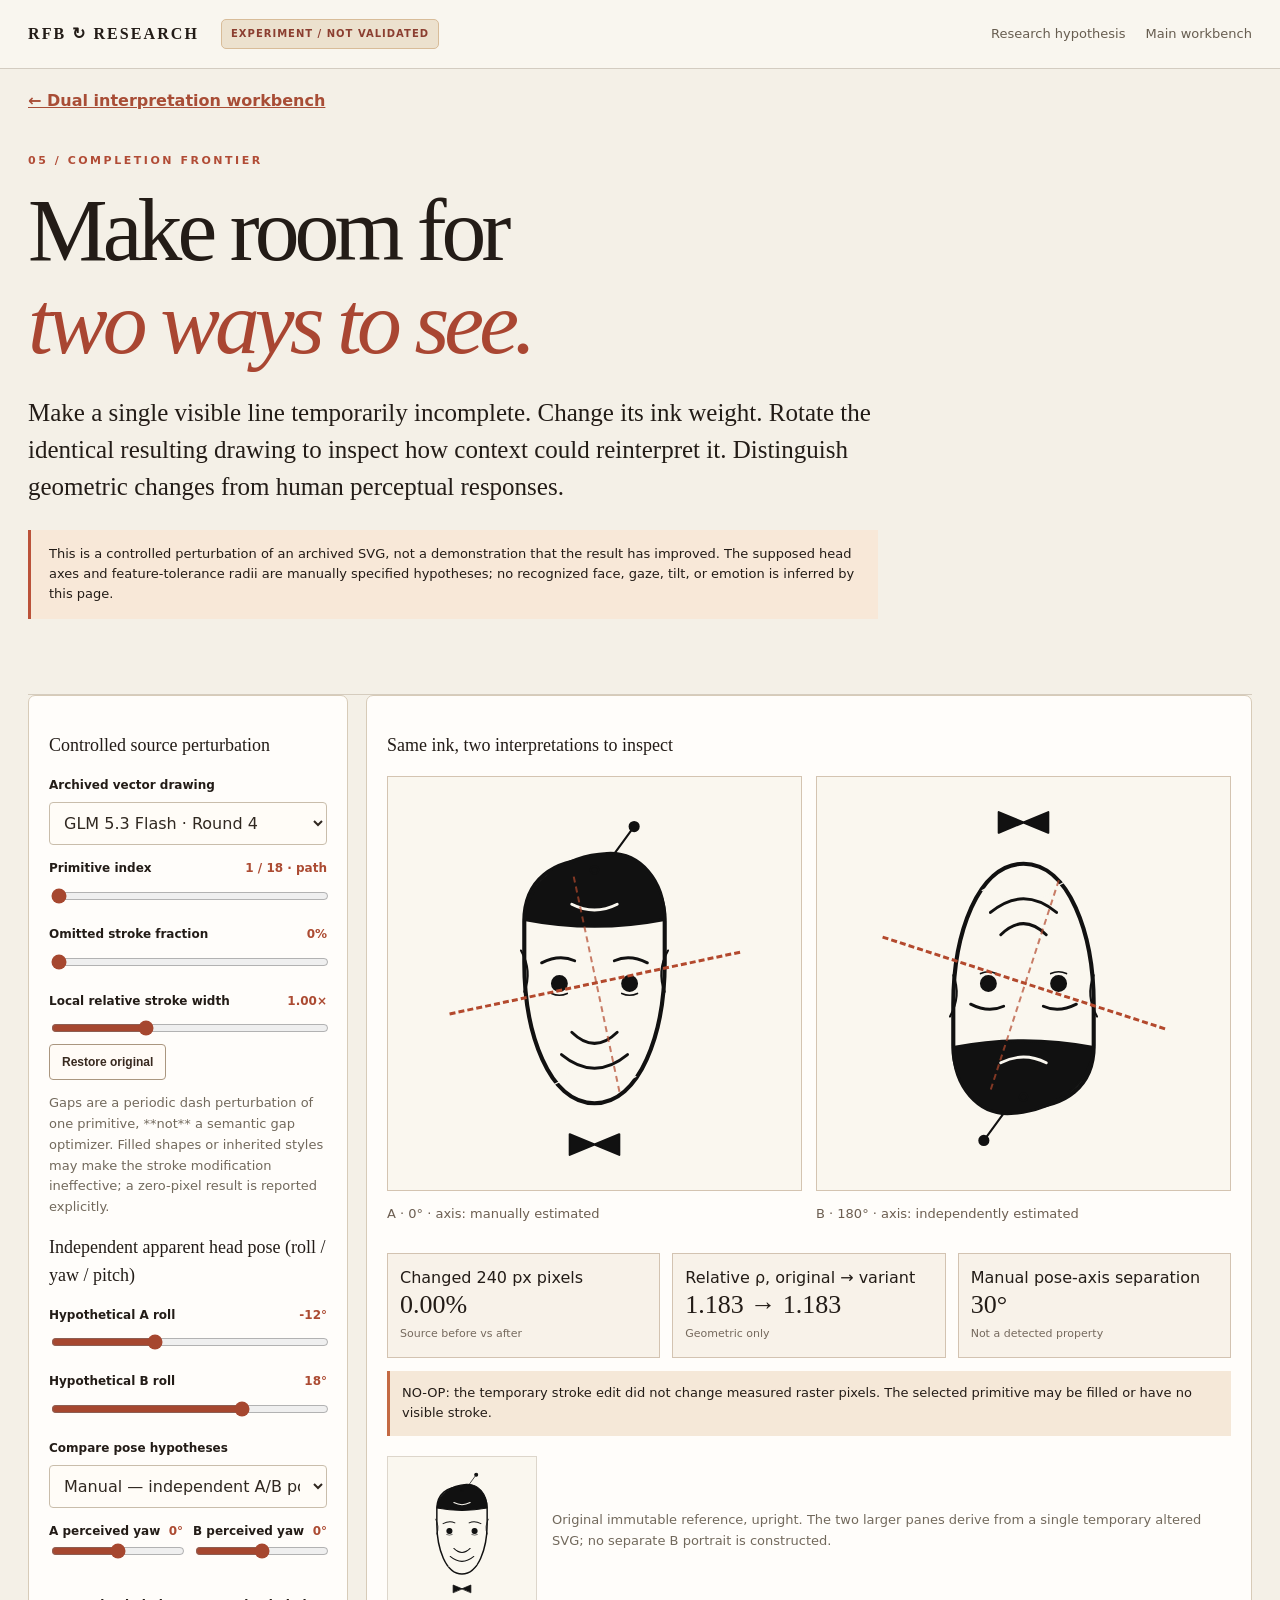
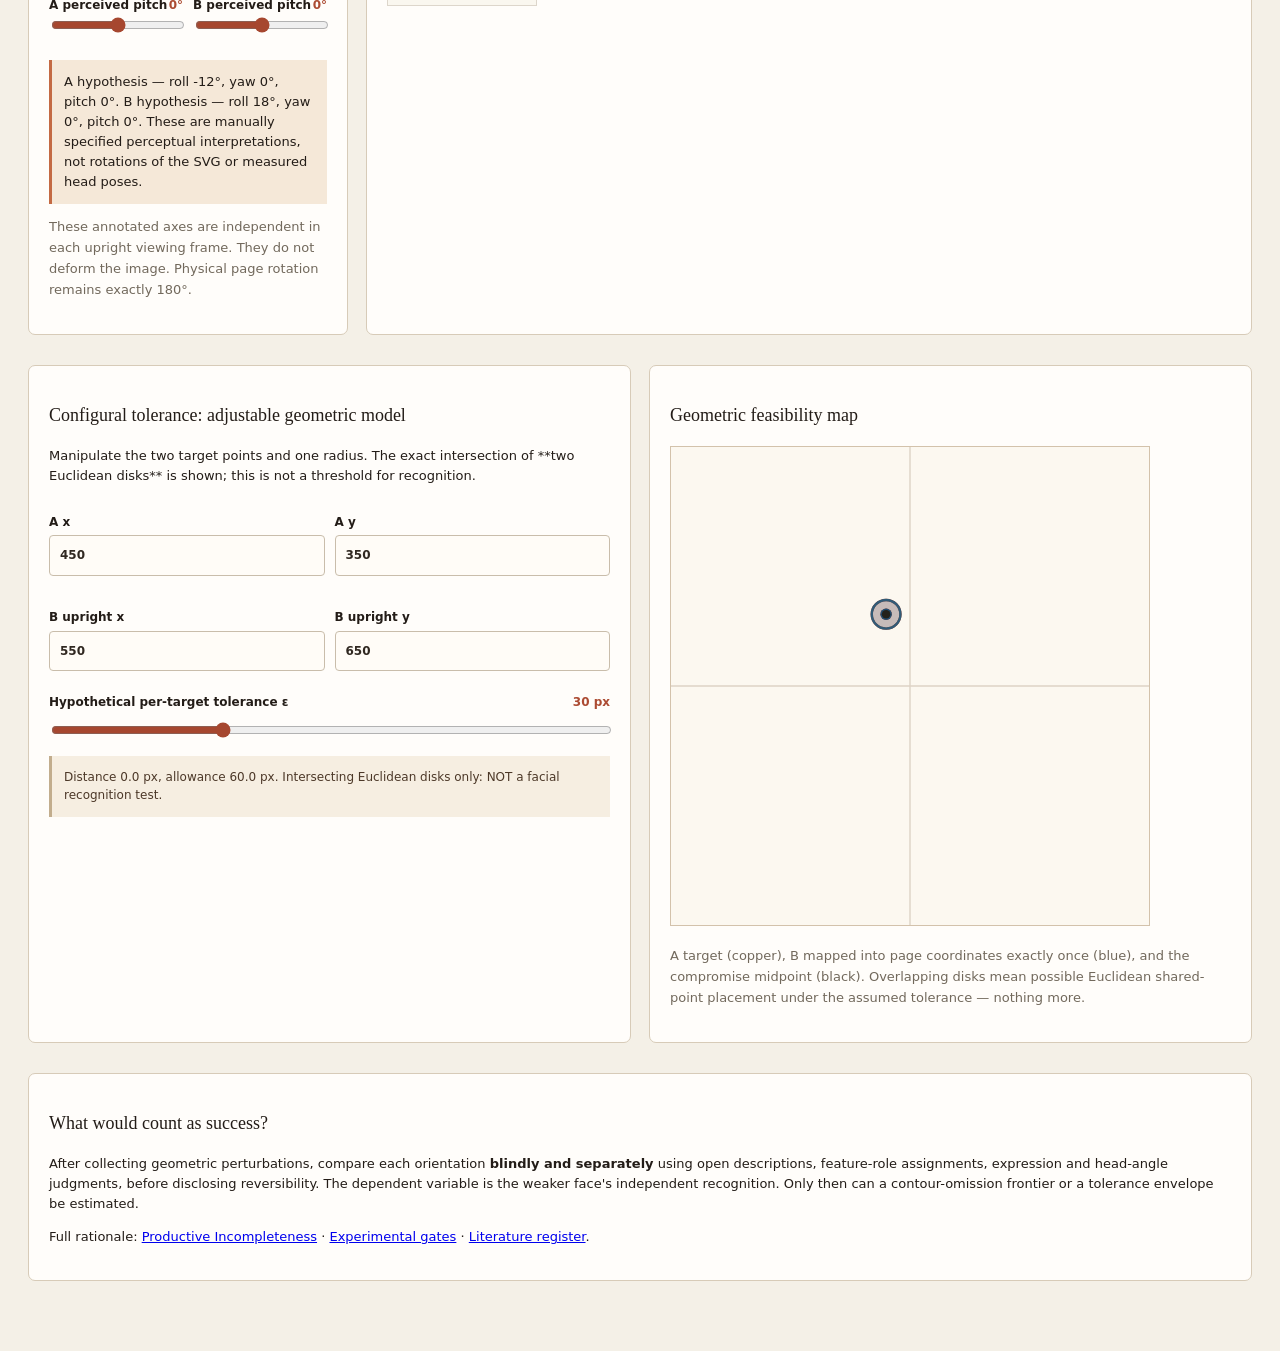
<file: lab/completion.html>
<!doctype html>
<html lang="en">
<head>
<meta charset="utf-8"><meta name="viewport" content="width=device-width,initial-scale=1">
<title>Productive incompleteness · RFB Lab</title>
<link rel="stylesheet" href="style.css">
<style>
.studio-grid{display:grid;grid-template-columns:minmax(260px,320px) minmax(0,1fr);gap:18px}
.preview-grid{display:grid;grid-template-columns:1fr 1fr;gap:14px}
.canvas-frame{position:relative;border:1px solid #d4c4b1;background:#fff;aspect-ratio:1;overflow:hidden}
.canvas-frame img{display:block;width:100%;height:100%;object-fit:contain}
.canvas-frame.turn img{transform:rotate(180deg)}
.pose-axis{position:absolute;top:50%;left:50%;width:72%;border-top:3px dashed #b3492d;transform-origin:center;transform:translate(-50%,-50%);pointer-events:none}
.pose-axis:before{content:'';position:absolute;left:50%;top:-110px;height:220px;border-left:2px dashed #b3492d;opacity:.7}
.canvas-cap{font-size:12px;color:#6c5e51}
input[type=number]{margin-top:4px}
.breakdown{display:grid;grid-template-columns:repeat(3,1fr);gap:12px;margin-top:16px}
.breakdown > div{border:1px solid #d3c3b1;padding:12px;background:#f8f2e9}
.breakdown strong{font:26px Georgia,serif;display:block}
.compare-box{margin-top:20px;display:grid;grid-template-columns:150px 1fr;gap:15px;align-items:center}
.compare-box img{width:150px;aspect-ratio:1;border:1px solid #ddd6cb;background:white}
#feasible-map{width:100%;max-width:480px;background:#fff;border:1px solid #d3c2ab;aspect-ratio:1}
.status{font-size:13px;padding:12px;border-left:3px solid #c46a43;background:#f5e8d8}
.link-back{display:inline-block;margin:20px 0;color:#a84d36;font-weight:700}
@media(max-width:900px){.studio-grid,.preview-grid{grid-template-columns:1fr}.breakdown{grid-template-columns:1fr 1fr}.compare-box{grid-template-columns:115px 1fr}.compare-box img{width:115px}}
</style>
</head>
<body>
<header class="mast"><div class="wrap mastrow"><a class="wordmark" href="index.html">RFB ↻ RESEARCH</a><span class="chip">EXPERIMENT / NOT VALIDATED</span><nav><a href="AMBIGUITY.md">Research hypothesis</a><a href="index.html">Main workbench</a></nav></div></header>
<main class="wrap">
<a class="link-back" href="index.html">← Dual interpretation workbench</a>
<section class="intro" style="padding-top:18px">
<p class="eyebrow">05 / COMPLETION FRONTIER</p>
<h1>Make room for<br><em>two ways to see.</em></h1>
<p class="lede">Make a single visible line temporarily incomplete. Change its ink weight. Rotate the identical resulting drawing to inspect how context could reinterpret it. Distinguish geometric changes from human perceptual responses.</p>
<p class="warning">This is a controlled perturbation of an archived SVG, not a demonstration that the result has improved. The supposed head axes and feature-tolerance radii are manually specified hypotheses; no recognized face, gaze, tilt, or emotion is inferred by this page.</p>
</section>
<section class="studio-grid">
<aside class="panel">
<h3>Controlled source perturbation</h3>
<label for="art">Archived vector drawing</label><select id="art"></select>
<label for="primitive">Primitive index <output id="primitive-label">—</output></label><input id="primitive" type="range" min="0" max="0">
<label for="gaps">Omitted stroke fraction <output id="gaps-label">0%</output></label><input id="gaps" type="range" min="0" max="75" value="0" step="5">
<label for="weight">Local relative stroke width <output id="weight-label">1.00×</output></label><input id="weight" type="range" min="40" max="220" value="100" step="5">
<button id="baseline" type="button">Restore original</button>
<p class="minor">Gaps are a periodic dash perturbation of one primitive, **not** a semantic gap optimizer. Filled shapes or inherited styles may make the stroke modification ineffective; a zero-pixel result is reported explicitly.</p>
<h3>Independent apparent head pose (roll / yaw / pitch)</h3>
<label for="poseA">Hypothetical A roll <output id="poseA-label">-12°</output></label><input id="poseA" type="range" min="-45" max="45" value="-12">
<label for="poseB">Hypothetical B roll <output id="poseB-label">18°</output></label><input id="poseB" type="range" min="-45" max="45" value="18">
<label for="pose-preset">Compare pose hypotheses</label>
<select id="pose-preset">
<option value="manual">Manual — independent A/B pose</option>
<option value="down-side">A looking downward / B looking sideways</option>
<option value="mixed">A three-quarter up / B three-quarter down</option>
<option value="frontal">Frontal / frontal control</option>
</select>
<div class="twocol">
<label for="yawA">A perceived yaw <output id="yawA-label">0°</output><input id="yawA" type="range" min="-80" max="80" value="0"></label>
<label for="yawB">B perceived yaw <output id="yawB-label">0°</output><input id="yawB" type="range" min="-80" max="80" value="0"></label>
<label for="pitchA">A perceived pitch <output id="pitchA-label">0°</output><input id="pitchA" type="range" min="-60" max="60" value="0"></label>
<label for="pitchB">B perceived pitch <output id="pitchB-label">0°</output><input id="pitchB" type="range" min="-60" max="60" value="0"></label>
</div>
<p id="pose-summary" class="status" aria-live="polite">Pose annotations are manual perceptual hypotheses.</p>
<p class="minor">These annotated axes are independent in each upright viewing frame. They do not deform the image. Physical page rotation remains exactly 180°.</p>
</aside>
<div class="panel">
<h3>Same ink, two interpretations to inspect</h3>
<div class="preview-grid">
<div><div class="canvas-frame"><img id="view-a" alt="Modified SVG at 0 degrees"><div id="axis-a" class="pose-axis"></div></div><p class="canvas-cap">A · 0° · axis: manually estimated</p></div>
<div><div class="canvas-frame turn"><img id="view-b" alt="The exact same modified SVG turned 180 degrees"><div id="axis-b" class="pose-axis"></div></div><p class="canvas-cap">B · 180° · axis: independently estimated</p></div>
</div>
<div class="breakdown">
<div><span>Changed 240 px pixels</span><strong id="changed">—</strong><small>Source before vs after</small></div>
<div><span>Relative ρ, original → variant</span><strong id="rho-change">—</strong><small>Geometric only</small></div>
<div><span>Manual pose-axis separation</span><strong id="tilt-delta">—</strong><small>Not a detected property</small></div>
</div>
<p class="status" id="diagnosis">Select a vector primitive to generate a controlled physical perturbation.</p>
<div class="compare-box"><img id="reference" alt="Untouched archived original"><p class="minor">Original immutable reference, upright. The two larger panes derive from a single temporary altered SVG; no separate B portrait is constructed.</p></div>
</div>
</section>
<section class="two" style="margin-top:30px">
<div class="panel">
<h3>Configural tolerance: adjustable geometric model</h3>
<p>Manipulate the two target points and one radius. The exact intersection of **two Euclidean disks** is shown; this is not a threshold for recognition.</p>
<div class="twocol">
<label>A x<input id="ax" type="number" min="0" max="1000" value="450"></label>
<label>A y<input id="ay" type="number" min="0" max="1000" value="350"></label>
<label>B upright x<input id="bx" type="number" min="0" max="1000" value="550"></label>
<label>B upright y<input id="by" type="number" min="0" max="1000" value="650"></label>
</div>
<label for="eps">Hypothetical per-target tolerance ε <output id="eps-label">30 px</output></label><input id="eps" type="range" min="0" max="100" value="30">
<div id="feasible-text" class="small-output"></div>
</div>
<div class="panel">
<h3>Geometric feasibility map</h3>
<svg id="feasible-map" viewBox="0 0 1000 1000" role="img" aria-label="Two spatial tolerance disks and the shared-point midpoint">
<rect x="0" y="0" width="1000" height="1000" fill="#fcf8f0"/>
<path d="M500 0V1000 M0 500H1000" fill="none" stroke="#ded4c6" stroke-width="3"/>
<circle id="disk-a" r="30" fill="#b14830" fill-opacity=".20" stroke="#a3442c" stroke-width="5"/>
<circle id="disk-b" r="30" fill="#315b77" fill-opacity=".20" stroke="#315b77" stroke-width="5"/>
<circle id="point-a" r="12" fill="#9b3d24"/><circle id="point-b" r="12" fill="#214f74"/>
<line id="connector" stroke="#555" stroke-width="4" stroke-dasharray="10 7"/>
<circle id="midpoint" r="9" fill="#23221c"/>
</svg>
<p class="minor">A target (copper), B mapped into page coordinates exactly once (blue), and the compromise midpoint (black). Overlapping disks mean possible Euclidean shared-point placement under the assumed tolerance — nothing more.</p>
</div>
</section>
<section class="panel" style="margin:30px 0 70px">
<h3>What would count as success?</h3>
<p>After collecting geometric perturbations, compare each orientation <strong>blindly and separately</strong> using open descriptions, feature-role assignments, expression and head-angle judgments, before disclosing reversibility. The dependent variable is the weaker face's independent recognition. Only then can a contour-omission frontier or a tolerance envelope be estimated.</p>
<p>Full rationale: <a href="AMBIGUITY.md">Productive Incompleteness</a> · <a href="EXPERIMENTS.md">Experimental gates</a> · <a href="RESEARCH.md">Literature register</a>.</p>
</section>
</main>
<script src="../site/data/manifest.js"></script><script src="../site/data/art.js"></script>
<script src="math.js"></script><script src="completion-core.js"></script><script src="completion.js"></script>
</body>
</html>
</file>
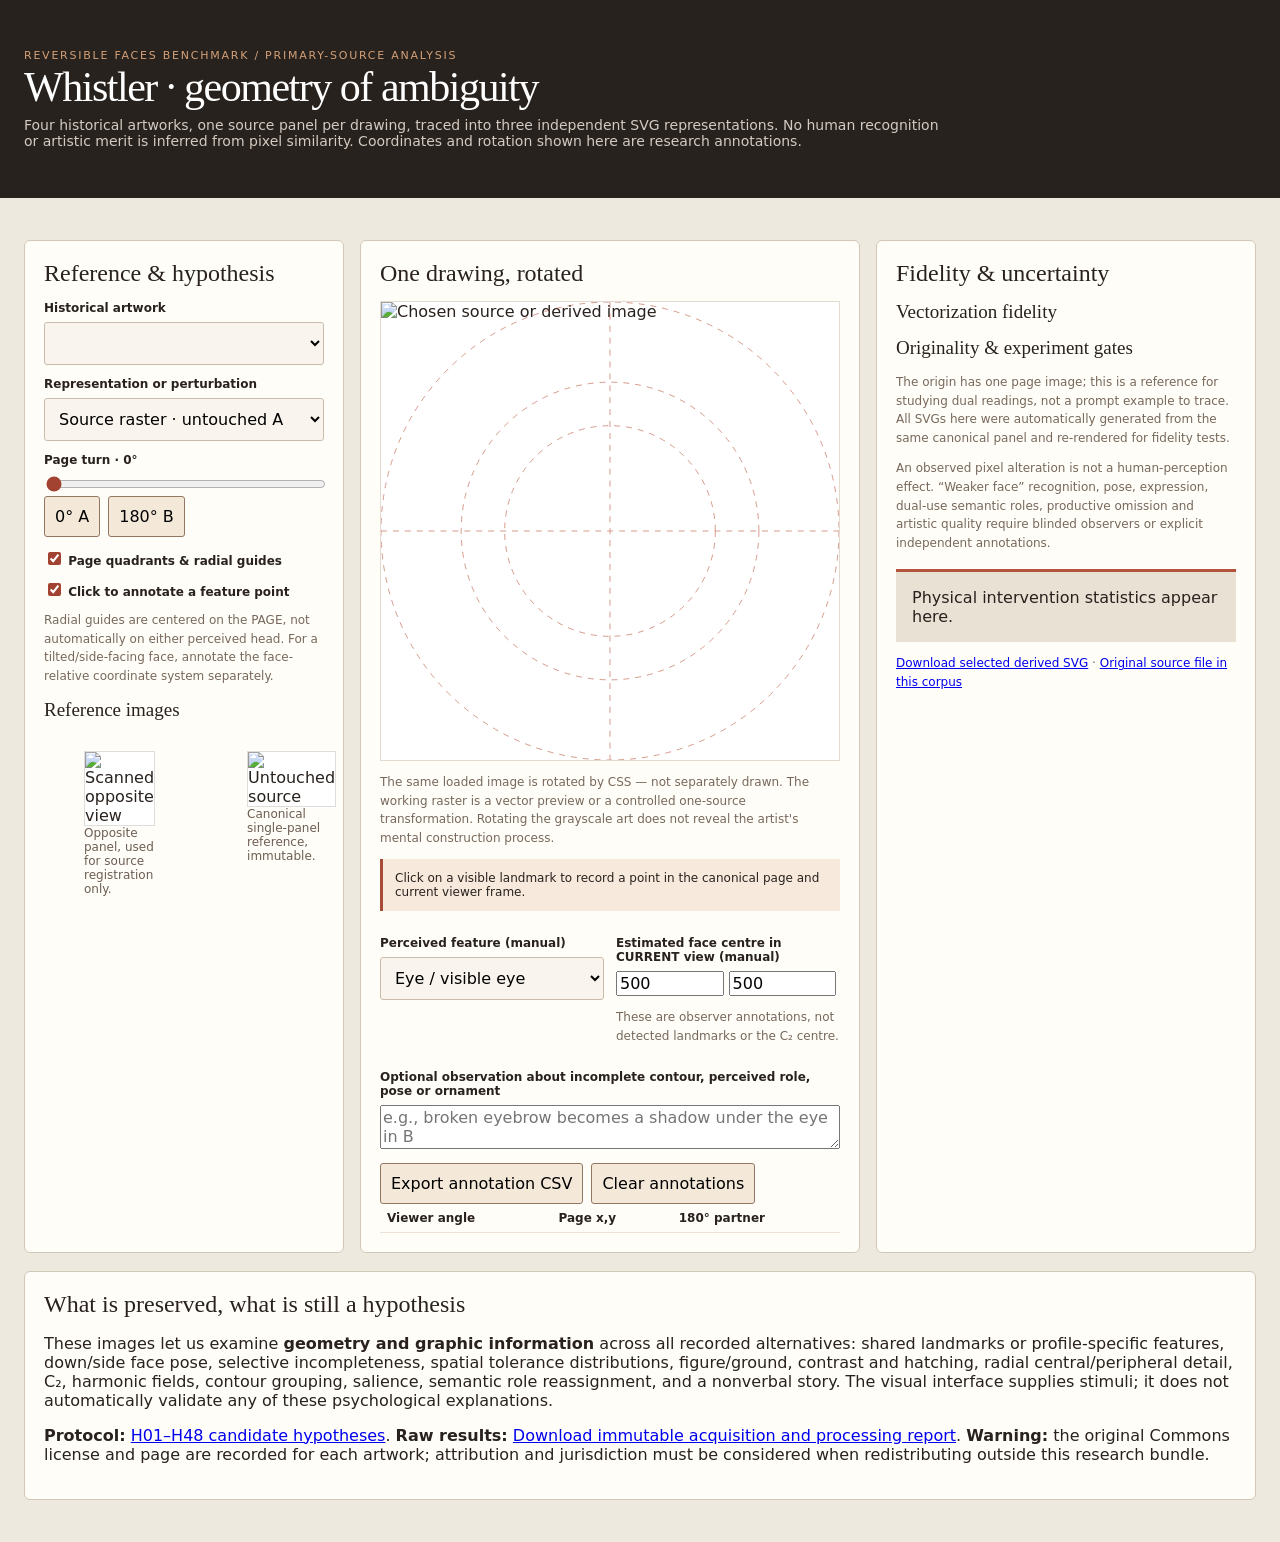
<file: lab/masters/viewer.html>
<!doctype html>
<html lang="en">
<head>
<meta charset="utf-8"><meta name="viewport" content="width=device-width,initial-scale=1">
<title>Whistler Reference Research | Dual Interpretation Lab</title>
<style>
:root{font-family:system-ui,sans-serif;color:#28211d;background:#eee9df}
*{box-sizing:border-box}body{margin:0}.wrap{max-width:1420px;margin:auto;padding:24px}
header{background:#27221e;color:#fff;padding:25px 0}
header h1{font:normal 42px/1.05 Georgia,serif;letter-spacing:-.035em;margin:3px 0 8px}
header p{color:#d4cac1;margin:0;max-width:930px;font-size:14px}
.kicker{font-size:11px;letter-spacing:.16em;color:#d5a077}
section{margin:18px 0}.grid{display:grid;grid-template-columns:minmax(250px,320px) minmax(0,1fr) minmax(260px,380px);gap:16px}
.panel{background:#fffdf8;border:1px solid #d2c8b7;padding:19px;border-radius:6px;min-width:0}
h2{font:normal 24px Georgia,serif;margin:0 0 14px}h3{font:normal 19px Georgia,serif;margin:14px 0}
label{display:block;font-size:12px;font-weight:700;margin:12px 0 7px}
select,input,button,textarea{font:inherit}select{padding:10px;width:100%;background:#f9f5ee;border:1px solid #c9bcab;border-radius:3px}
input[type=range]{width:100%;accent-color:#a24332}input[type=checkbox]{accent-color:#a24332}
button{padding:10px;border:1px solid #927762;background:#f4e8d9;border-radius:3px;cursor:pointer}
button:hover{background:#ebd4c1}
.buttons{display:flex;gap:8px;flex-wrap:wrap}.minor{font-size:12px;color:#77685b;line-height:1.55}
.art{aspect-ratio:1;position:relative;background:#fff;border:1px solid #e3dbd0;overflow:hidden;user-select:none;cursor:crosshair}
.art img{position:absolute;inset:0;width:100%;height:100%;object-fit:fill;transform-origin:center;pointer-events:none}
.art svg{position:absolute;inset:0;width:100%;height:100%;pointer-events:none}
.alt{display:grid;grid-template-columns:1fr 1fr;gap:12px;margin-top:13px}
.alt img{width:100%;background:#fff;border:1px solid #ddd}
.alt .turned{transform:rotate(180deg)}
figcaption{font-size:12px;color:#6c5d52}
pre{white-space:pre-wrap;overflow-wrap:anywhere;font:12px/1.4 ui-monospace,monospace}
.highlights{background:#f7eadd;border-left:3px solid #a64b35;padding:12px;font-size:12px}
table{border-collapse:collapse;width:100%;font-size:12px}th,td{text-align:left;border-bottom:1px solid #ece2d8;padding:7px}
.card{background:#eae1d5;border-top:3px solid #b4553b;padding:16px;margin-top:17px}
img{max-width:100%}
@media(max-width:1150px){.grid{grid-template-columns:290px 1fr}.grid>.panel:last-child{grid-column:1/-1}}
@media(max-width:750px){.grid{grid-template-columns:1fr}.grid>.panel:last-child{grid-column:auto}.wrap{padding:14px}header h1{font-size:34px}}
</style>
</head>
<body>
<header><div class="wrap">
 <div class="kicker">REVERSIBLE FACES BENCHMARK / PRIMARY-SOURCE ANALYSIS</div>
 <h1>Whistler · geometry of ambiguity</h1>
 <p>Four historical artworks, one source panel per drawing, traced into three independent SVG representations. No human recognition or artistic merit is inferred from pixel similarity. Coordinates and rotation shown here are research annotations.</p>
</div></header>
<main class="wrap">
<section class="grid">
  <div class="panel">
    <h2>Reference & hypothesis</h2>
    <label for="work">Historical artwork</label><select id="work"></select>
    <label for="layer">Representation or perturbation</label><select id="layer">
      <option value="canonical">Source raster · untouched A</option>
      <option value="tonal">Derived SVG tonal · preview</option>
      <option value="binary">Derived SVG binary · preview</option>
      <option value="contours">Derived SVG contours · preview</option>
      <option value="centre-blur">Central-region blur</option>
      <option value="outer-blur">Outer-region blur</option>
      <option value="centre-gaps">Central fragmented ink</option>
      <option value="outer-gaps">Outer fragmented ink</option>
      <option value="centre-dilate-ink">Central darker/thicker ink</option>
      <option value="outer-dilate-ink">Outer darker/thicker ink</option>
      <option value="centre-erode-ink">Central thinner ink</option>
      <option value="outer-erode-ink">Outer thinner ink</option>
    </select>
    <label for="angle">Page turn · <output id="angleText">0°</output></label>
    <input id="angle" type="range" min="0" max="180" value="0" step="1">
    <div class="buttons"><button id="zero">0° A</button><button id="turn">180° B</button></div>
    <label><input id="grid" type="checkbox" checked> Page quadrants & radial guides</label>
    <label><input id="cross" type="checkbox" checked> Click to annotate a feature point</label>
    <p class="minor">Radial guides are centered on the PAGE, not automatically on either perceived head. For a tilted/side-facing face, annotate the face-relative coordinate system separately.</p>
    <h3>Reference images</h3>
    <div class="alt">
      <figure><img id="rightpanel" alt="Scanned opposite view"><figcaption>Opposite panel, used for source registration only.</figcaption></figure>
      <figure><img id="original" alt="Untouched source"><figcaption>Canonical single-panel reference, immutable.</figcaption></figure>
    </div>
  </div>

  <div class="panel">
    <h2>One drawing, rotated</h2>
    <div class="art" id="art" aria-label="Click source to annotate point coordinates">
      <img id="artImage" alt="Chosen source or derived image">
      <svg id="guide" viewBox="0 0 1000 1000">
        <g fill="none" stroke="#b84b31" stroke-width="2" stroke-dasharray="13 13" opacity=".6">
          <path d="M500 0V1000 M0 500H1000"/>
          <circle cx="500" cy="500" r="230"/>
          <circle cx="500" cy="500" r="325"/>
          <circle cx="500" cy="500" r="500"/>
        </g>
        <g id="marks"></g>
      </svg>
    </div>
    <p class="minor">The same loaded image is rotated by CSS — not separately drawn. The working raster is a vector preview or a controlled one-source transformation. Rotating the grayscale art does not reveal the artist's mental construction process.</p>
    <div class="highlights" id="pointtext">Click on a visible landmark to record a point in the canonical page and current viewer frame.</div>
    <div class="alt">
      <div>
        <label for="role">Perceived feature (manual)</label>
        <select id="role">
          <option value="eye">Eye / visible eye</option><option value="eyebrow">Eyebrow</option>
          <option value="nose">Nose</option><option value="mouth">Mouth</option>
          <option value="jaw">Jaw / chin</option><option value="hair">Hair / beard</option>
          <option value="head-outline">Head outline</option><option value="accessory">Accessory</option>
          <option value="negative-space">Negative-space region</option><option value="ambiguous">Ambiguous / dual function</option>
          <option value="unknown">Unknown / decorative</option>
        </select>
      </div>
      <div>
        <label for="facecx">Estimated face centre in CURRENT view (manual)</label>
        <div style="display:flex;gap:5px">
          <input id="facecx" type="number" min="0" max="1000" step="1" value="500" style="width:48%">
          <input id="facecy" type="number" min="0" max="1000" step="1" value="500" style="width:48%">
        </div>
        <p class="minor">These are observer annotations, not detected landmarks or the C₂ centre.</p>
      </div>
    </div>
    <label for="note">Optional observation about incomplete contour, perceived role, pose or ornament</label>
    <textarea id="note" rows="2" style="width:100%" placeholder="e.g., broken eyebrow becomes a shadow under the eye in B"></textarea>
    <div class="buttons" style="margin-top:10px"><button id="export">Export annotation CSV</button><button id="clear">Clear annotations</button></div>
    <table><thead><tr><th>Viewer angle</th><th>Page x,y</th><th>180° partner</th></tr></thead><tbody id="points"></tbody></table>
  </div>

  <div class="panel">
    <h2>Fidelity & uncertainty</h2>
    <div id="provenance"></div>
    <h3>Vectorization fidelity</h3><div id="quality"></div>
    <h3>Originality & experiment gates</h3>
    <p class="minor">The origin has one page image; this is a reference for studying dual readings, not a prompt example to trace. All SVGs here were automatically generated from the same canonical panel and re-rendered for fidelity tests.</p>
    <p class="minor">An observed pixel alteration is not a human-perception effect. “Weaker face” recognition, pose, expression, dual-use semantic roles, productive omission and artistic quality require blinded observers or explicit independent annotations.</p>
    <div class="card" id="modification">Physical intervention statistics appear here.</div>
    <p class="minor"><a id="svgLink" href="#" download>Download selected derived SVG</a> · <a id="originalLink" href="#" target="_blank">Original source file in this corpus</a></p>
  </div>
</section>
<section class="panel">
 <h2>What is preserved, what is still a hypothesis</h2>
 <p>These images let us examine <strong>geometry and graphic information</strong> across all recorded alternatives: shared landmarks or profile-specific features, down/side face pose, selective incompleteness, spatial tolerance distributions, figure/ground, contrast and hatching, radial central/peripheral detail, C₂, harmonic fields, contour grouping, salience, semantic role reassignment, and a nonverbal story. The visual interface supplies stimuli; it does not automatically validate any of these psychological explanations.</p>
 <p><strong>Protocol:</strong> <a href="https://github.com/ClaudioDrews/reversible-faces-benchmark/blob/exp/dual-interpretation-research-lab/lab/masters/HYPOTHESIS-MATRIX.md">H01–H48 candidate hypotheses</a>. <strong>Raw results:</strong> <a href="report.json" download>Download immutable acquisition and processing report</a>. <strong>Warning:</strong> the original Commons license and page are recorded for each artwork; attribution and jurisdiction must be considered when redistributing outside this research bundle.</p>
</section>
</main>
<script id="payload" type="application/json">__CORPUS_JSON__</script>
<script>
(function(){
'use strict';
var records=JSON.parse(document.getElementById('payload').textContent), q=function(id){return document.getElementById(id);};
var names=['canonical','tonal','binary','contours'], points=[];
records.forEach(function(r){var o=document.createElement('option');o.value=r.id;o.textContent=r.title;q('work').appendChild(o);});
function record(){return records.find(function(x){return x.id===q('work').value;});}
function chosenPath(r,l){
 if(l==='canonical')return 'canonical/'+r.id+'-single-source.png';
 if(names.indexOf(l)!==-1)return 'preview/'+r.id+'-'+l+'.png';
 return 'perturbations/'+r.id+'/'+l+'.png';
}
function svgPath(r,l){return names.indexOf(l)>=1?'vector/'+r.id+'-'+l+'.svg':null;}
function addText(parent,text,label){
 var p=document.createElement('p');p.className='minor';p.textContent=label+': '+text;parent.appendChild(p);
}
function view(){
 var r=record();if(!r)return;
 var layer=q('layer').value, angle=+q('angle').value;
 q('angleText').textContent=angle+'°';
 var src=chosenPath(r,layer);
 q('artImage').src=src;q('artImage').style.transform='rotate('+angle+'deg)';
 q('rightpanel').src='canonical/'+r.id+'-opposite-panel.png';
 q('original').src='canonical/'+r.id+'-single-source.png';
 q('guide').hidden=!q('grid').checked;
 var p=q('provenance');p.textContent='';
 addText(p,r.title,'Artwork');
 addText(p,r.provenance.source_sha256.slice(0,20)+'…','Source SHA-256');
 addText(p,r.provenance.source_bytes.toLocaleString()+' bytes','Original');
 addText(p,r.registration.rotate_right_180.correlation,'Paired-scan 180° correlation');
 addText(p,r.registration.no_rotation.correlation,'Paired-scan 0° correlation');
 var link=document.createElement('a');link.href=r.provenance.source_page;link.textContent='Commons source description / licensing';link.target='_blank';link.rel='noopener';p.appendChild(link);
 q('originalLink').href='source/'+r.id+'.jpg';
 var d=q('quality');d.textContent='';
 ['binary','tonal','contours'].forEach(function(k){
   var m=r.vectors[k],f=m.raster_fidelity;
   addText(d,k+': SSIM '+f.SSIM.toFixed(3)+', MAE '+f.MAE.toFixed(2)+', '+m.bytes.toLocaleString()+' B','Raster→SVG');
 });
 var derived=svgPath(r,layer),download=q('svgLink');
 download.style.display=derived?'inline':'none';if(derived)download.href=derived;
 var modification=q('modification');modification.textContent='';
 if(r.perturbations[layer]){
   var n=r.perturbations[layer];
   modification.textContent='Region: '+n.region+'. Changed pixels: '+n.changed_pixels+'. MAE vs original '+n.MAE_to_canonical+'. Geometric only.';
 } else modification.textContent='Reference or vector preview; no region-level perturbation selected.';
}
function addPoint(ev){
 if(!q('cross').checked)return;
 var rect=q('art').getBoundingClientRect(),x=(ev.clientX-rect.left)/rect.width-.5,y=(ev.clientY-rect.top)/rect.height-.5;
 var angle=(+q('angle').value)*Math.PI/180,c=Math.cos(angle),s=Math.sin(angle);
 var px=500+1000*(c*x+s*y),py=500+1000*(-s*x+c*y);
 var bp=[1000-px,1000-py];
 var angleDeg=+q('angle').value,viewerX=1000*(ev.clientX-rect.left)/rect.width,viewerY=1000*(ev.clientY-rect.top)/rect.height;
 var fcX=+q('facecx').value,fcY=+q('facecy').value;
 if(!Number.isFinite(fcX)||!Number.isFinite(fcY)||fcX<0||fcX>1000||fcY<0||fcY>1000) {
   q('pointtext').textContent='Manually estimated face centre must lie within 0..1000.';return;
 }
 var v={source:record().id,representation:q('layer').value,angle:angleDeg,
   orientation:angleDeg===0?'A':angleDeg===180?'B':'transition',
   role:q('role').value,
   page_x:+px.toFixed(2),page_y:+py.toFixed(2),rotated_page_x:+bp[0].toFixed(2),rotated_page_y:+bp[1].toFixed(2),
   face_centre_x:fcX,face_centre_y:fcY,
   viewer_x:+viewerX.toFixed(2),viewer_y:+viewerY.toFixed(2),
   face_relative_x:+(viewerX-fcX).toFixed(2),face_relative_y:+(viewerY-fcY).toFixed(2),
   face_relative_radius:+Math.hypot(viewerX-fcX,viewerY-fcY).toFixed(2),
   note:q('note').value.trim().slice(0,300)};
 if(px<0||px>1000||py<0||py>1000)return;
 points.push(v);
 q('pointtext').textContent=v.orientation+' / '+v.role+': page ('+v.page_x+', '+v.page_y+'), partner ('+v.rotated_page_x+', '+v.rotated_page_y+'), distance '+v.face_relative_radius+' px from your manually estimated face centre. Label and face centre are YOUR annotations, not model recognition.';
 var row=document.createElement('tr');
 [v.angle+'°',v.page_x+', '+v.page_y,v.rotated_page_x+', '+v.rotated_page_y].forEach(function(t){var td=document.createElement('td');td.textContent=t;row.appendChild(td);});
 q('points').appendChild(row);
 var svg=document.createElementNS('http://www.w3.org/2000/svg','circle');
 svg.setAttribute('cx',((ev.clientX-rect.left)/rect.width*1000).toFixed(1));
 svg.setAttribute('cy',((ev.clientY-rect.top)/rect.height*1000).toFixed(1));
 svg.setAttribute('r','10');svg.setAttribute('fill','#bb4627');q('marks').appendChild(svg);
}
function exportCSV(){
 var cols=['source','representation','orientation','angle','role','page_x','page_y','rotated_page_x','rotated_page_y','viewer_x','viewer_y','face_centre_x','face_centre_y','face_relative_x','face_relative_y','face_relative_radius','note'];
 var rows=[cols.join(',')].concat(points.map(function(x){return cols.map(function(k){
   var s=String(x[k]);
   if(k==='note'&&/^[=+@-]/.test(s))s="'"+s;
   return '"'+s.replace(/"/g,'""')+'"';
 }).join(',');}));
 var blob=new Blob([rows.join('\n')+'\n'],{type:'text/csv;charset=utf-8'});
 var u=URL.createObjectURL(blob),a=document.createElement('a');a.href=u;a.download='whistler-geometry-annotations.csv';a.click();
 setTimeout(function(){URL.revokeObjectURL(u);},1000);
}
['work','layer','angle','grid'].forEach(function(k){q(k).addEventListener('input',view);});
q('zero').onclick=function(){q('angle').value=0;view();};
q('turn').onclick=function(){q('angle').value=180;view();};
q('art').onclick=addPoint;
q('export').onclick=exportCSV;
q('clear').onclick=function(){points=[];q('points').textContent='';q('marks').textContent='';q('pointtext').textContent='Annotation table cleared.';};
view();
})();
</script>
</body></html>
</file>
<file: assets/css/style.css>
/* ============================================================
   Reversible Faces Benchmark — interactive site
   Visual system: paper, ink, and one vermilion accent.
   ============================================================ */

:root {
  --paper:        #f2ede1;
  --paper-2:      #faf7ee;
  --paper-3:      #e9e2d2;
  --ink:          #1b1917;
  --ink-2:        #3d3933;
  --ink-soft:     #6b655a;
  --ink-faint:    #9a9284;
  --rule:         rgba(27, 25, 23, .13);
  --rule-strong:  rgba(27, 25, 23, .26);
  --accent:       #b23f26;
  --accent-soft:  #d98f72;
  --accent-wash:  rgba(178, 63, 38, .09);
  --teal:         #2c5f66;
  --teal-wash:    rgba(44, 95, 102, .10);
  --gold:         #a8801f;
  --ok:           #3f6b46;
  --bad:          #9c3b28;
  --shadow-sm: 0 1px 2px rgba(27,25,23,.06), 0 2px 8px rgba(27,25,23,.05);
  --shadow-md: 0 2px 4px rgba(27,25,23,.07), 0 12px 32px rgba(27,25,23,.09);
  --radius: 14px;
  --radius-sm: 9px;
  --wrap: 1200px;
  --serif: 'Fraunces', 'Iowan Old Style', 'Palatino Linotype', Palatino, Georgia, serif;
  --sans: 'Inter', -apple-system, BlinkMacSystemFont, 'Segoe UI', Roboto, sans-serif;
  --mono: 'IBM Plex Mono', ui-monospace, SFMono-Regular, Menlo, monospace;
  --header-h: 62px;
}

@media (prefers-color-scheme: dark) {
  :root {
    --paper:       #16151300;
    --paper:       #161513;
    --paper-2:     #1e1c19;
    --paper-3:     #272420;
    --ink:         #ece5d6;
    --ink-2:       #c9c1b2;
    --ink-soft:    #9d958a;
    --ink-faint:   #6f685e;
    --rule:        rgba(236, 229, 214, .13);
    --rule-strong: rgba(236, 229, 214, .27);
    --accent:      #e0704f;
    --accent-soft: #a8563f;
    --accent-wash: rgba(224, 112, 79, .14);
    --teal:        #6fb3bd;
    --teal-wash:   rgba(111, 179, 189, .14);
    --gold:        #d6ab45;
    --ok:          #74b581;
    --bad:         #e07a66;
    --shadow-sm: 0 1px 2px rgba(0,0,0,.4);
    --shadow-md: 0 2px 6px rgba(0,0,0,.45), 0 16px 40px rgba(0,0,0,.4);
  }
}

*, *::before, *::after { box-sizing: border-box; }

html { scroll-behavior: smooth; scroll-padding-top: calc(var(--header-h) + 18px); }
@media (prefers-reduced-motion: reduce) {
  html { scroll-behavior: auto; }
  *, *::before, *::after { animation-duration: .001ms !important; transition-duration: .001ms !important; }
}

body {
  margin: 0;
  background: var(--paper);
  color: var(--ink);
  font-family: var(--sans);
  font-size: 16px;
  line-height: 1.62;
  -webkit-font-smoothing: antialiased;
  overflow-x: hidden;
}

h1, h2, h3, h4 { font-family: var(--serif); font-weight: 600; line-height: 1.15; letter-spacing: -.012em; margin: 0 0 .5em; }
h1 { font-size: clamp(2.3rem, 5.4vw, 4rem); font-variation-settings: 'opsz' 100; }
h2 { font-size: clamp(1.75rem, 3.4vw, 2.6rem); }
h3 { font-size: 1.2rem; }
p  { margin: 0 0 1em; }
a  { color: var(--accent); text-decoration-thickness: 1px; text-underline-offset: 3px; }
a:hover { color: var(--ink); }
em { font-style: italic; }
strong { font-weight: 650; color: var(--ink); }
img { max-width: 100%; display: block; }
button, input, select { font: inherit; color: inherit; }
:focus-visible { outline: 2px solid var(--accent); outline-offset: 3px; border-radius: 4px; }

.wrap { width: min(100% - 40px, var(--wrap)); margin-inline: auto; }
.skip-link {
  position: absolute; left: -9999px; top: 0; z-index: 200;
  background: var(--ink); color: var(--paper); padding: 10px 18px; border-radius: 0 0 8px 0;
}
.skip-link:focus { left: 0; }

/* ===================== HEADER ===================== */
.site-header {
  position: sticky; top: 0; z-index: 100;
  height: var(--header-h);
  background: color-mix(in srgb, var(--paper) 86%, transparent);
  backdrop-filter: saturate(180%) blur(14px);
  -webkit-backdrop-filter: saturate(180%) blur(14px);
  border-bottom: 1px solid var(--rule);
}
.header-inner { display: flex; align-items: center; gap: 20px; height: var(--header-h); }
.brand { display: flex; align-items: center; gap: 10px; text-decoration: none; color: var(--ink); flex: 0 0 auto; }
.brand-mark { width: 30px; height: 30px; color: var(--accent); flex: 0 0 auto; }
.brand-mark svg { width: 100%; height: 100%; }
.brand-text { display: flex; flex-direction: column; line-height: 1.05; }
.brand-text strong { font-family: var(--serif); font-size: 1.02rem; font-weight: 600; letter-spacing: -.01em; }
.brand-text em { font-style: normal; font-size: .66rem; letter-spacing: .13em; text-transform: uppercase; color: var(--ink-faint); }

.site-nav { display: flex; gap: 2px; margin-left: auto; }
.site-nav a {
  text-decoration: none; color: var(--ink-soft); font-size: .86rem; font-weight: 500;
  padding: 7px 11px; border-radius: 7px; white-space: nowrap; transition: color .15s, background .15s;
}
.site-nav a:hover { color: var(--ink); background: var(--rule); }
.site-nav a.is-active { color: var(--accent); background: var(--accent-wash); }

.header-tools { display: flex; align-items: center; gap: 10px; flex: 0 0 auto; }
.lang-switch { display: flex; border: 1px solid var(--rule-strong); border-radius: 7px; overflow: hidden; }
.lang-switch button {
  background: transparent; border: 0; cursor: pointer; padding: 5px 9px;
  font-size: .74rem; font-weight: 600; letter-spacing: .05em; color: var(--ink-soft);
}
.lang-switch button.is-active { background: var(--ink); color: var(--paper); }
.nav-toggle { display: none; background: none; border: 0; cursor: pointer; padding: 8px; }
.nav-toggle span { display: block; width: 20px; height: 2px; background: var(--ink); margin: 4px 0; border-radius: 2px; }

@media (max-width: 900px) {
  .site-nav {
    position: fixed; inset: var(--header-h) 0 auto 0; flex-direction: column; gap: 0;
    background: var(--paper-2); border-bottom: 1px solid var(--rule);
    padding: 8px 20px 16px; box-shadow: var(--shadow-md); display: none;
  }
  .site-nav.is-open { display: flex; }
  .site-nav a { padding: 11px 4px; font-size: .95rem; }
  .nav-toggle { display: block; }
}

/* ===================== HERO ===================== */
.hero { padding: clamp(38px, 6vw, 76px) 0 0; position: relative; overflow: hidden; }
.hero-grid { display: grid; grid-template-columns: minmax(0, 1.02fr) minmax(0, .98fr); gap: clamp(28px, 5vw, 64px); align-items: center; }
@media (max-width: 940px) { .hero-grid { grid-template-columns: minmax(0, 1fr); } }

.eyebrow {
  font-size: .7rem; letter-spacing: .17em; text-transform: uppercase; color: var(--accent);
  font-weight: 600; margin-bottom: 18px; display: inline-block;
  padding-bottom: 8px; border-bottom: 1px solid var(--accent-soft);
}
.hero h1 { margin-bottom: 20px; }
.hero h1 em { font-style: italic; color: var(--accent); }
.lede { font-size: 1.09rem; color: var(--ink-2); max-width: 54ch; }
.lede em { color: var(--ink); }

.hero-actions { display: flex; flex-wrap: wrap; gap: 12px; margin: 26px 0 30px; }
.btn {
  display: inline-flex; align-items: center; gap: 8px; text-decoration: none; cursor: pointer;
  padding: 11px 21px; border-radius: 999px; font-size: .92rem; font-weight: 600;
  border: 1px solid transparent; transition: transform .15s, box-shadow .15s, background .15s, color .15s;
}
.btn-primary { background: var(--ink); color: var(--paper); }
.btn-primary:hover { color: var(--paper); transform: translateY(-1px); box-shadow: var(--shadow-md); }
.btn-ghost { border-color: var(--rule-strong); color: var(--ink); }
.btn-ghost:hover { background: var(--rule); color: var(--ink); transform: translateY(-1px); }

.hero-stats { display: flex; flex-wrap: wrap; gap: 30px; margin: 0 0 22px; padding: 0; }
.hero-stats div { display: flex; flex-direction: column-reverse; }
.hero-stats dt { font-size: .68rem; letter-spacing: .13em; text-transform: uppercase; color: var(--ink-faint); }
.hero-stats dd { font-family: var(--serif); font-size: 1.85rem; font-weight: 600; line-height: 1; margin: 0 0 3px; }
.hero-credit { font-size: .82rem; color: var(--ink-faint); margin: 0; }

.hero-demo { display: flex; flex-direction: column; align-items: center; gap: 16px; }
.hero-stage {
  position: relative; width: min(100%, 470px); aspect-ratio: 1;
  background: var(--paper-2); border: 1px solid var(--rule-strong); border-radius: var(--radius);
  box-shadow: var(--shadow-md); overflow: hidden;
}
.hero-hint {
  position: absolute; bottom: 12px; left: 50%; transform: translateX(-50%);
  background: color-mix(in srgb, var(--ink) 88%, transparent); color: var(--paper);
  font-size: .7rem; letter-spacing: .1em; text-transform: uppercase; padding: 5px 12px; border-radius: 999px;
  pointer-events: none; transition: opacity .5s; z-index: 3;
}
.hero-hint.is-hidden { opacity: 0; }

.hero-controls { display: flex; flex-direction: column; align-items: center; gap: 9px; }
.flip-btn {
  display: inline-flex; align-items: center; gap: 12px; cursor: pointer;
  background: var(--paper-2); border: 1px solid var(--rule-strong); border-radius: 999px;
  padding: 8px 18px; transition: background .15s, border-color .15s;
}
.flip-btn:hover { background: var(--rule); }
.flip-face { font-family: var(--serif); font-size: 1.1rem; font-weight: 600; }
.flip-face.is-b { color: var(--teal); }
.flip-arrow { display: inline-flex; color: var(--ink-faint); width: 18px; height: 18px; }
.hero-caption { font-size: .82rem; color: var(--ink-soft); margin: 0; text-align: center; }
.hero-rule { height: 1px; background: var(--rule); margin-top: clamp(40px, 6vw, 72px); }

/* ===================== ROTOR (shared) ===================== */
.rotor {
  position: relative; width: 100%; aspect-ratio: 1; cursor: grab;
  touch-action: none; user-select: none; -webkit-user-select: none;
}
.rotor:active { cursor: grabbing; }
.rotor img {
  width: 100%; height: 100%; object-fit: contain;
  transform: rotate(var(--rot, 0deg));
  transition: transform .06s linear;
  pointer-events: none;
}
.rotor.no-anim img { transition: none; }
.rotor-static { cursor: default; }
.rotor-static img { transform: rotate(180deg); }

/* ===================== SECTIONS ===================== */
.section { padding: clamp(56px, 8vw, 104px) 0; }
.section-alt { background: var(--paper-2); border-block: 1px solid var(--rule); }
.section-head { max-width: 62ch; margin-bottom: clamp(28px, 4vw, 46px); }
.section-index {
  font-family: var(--mono); font-size: .76rem; color: var(--accent); letter-spacing: .12em; margin: 0 0 8px;
}
.section-head h2 { margin-bottom: .3em; }
.section-sub { color: var(--ink-soft); font-size: 1.03rem; margin: 0; }
.sub-head { margin: clamp(40px, 6vw, 72px) 0 20px; }
.sub-head h3 { font-size: 1.5rem; margin-bottom: .25em; }
.sub-head p { color: var(--ink-soft); margin: 0; }

.note { font-size: .85rem; color: var(--ink-soft); }
.callout {
  background: var(--accent-wash); border-left: 3px solid var(--accent);
  padding: 14px 17px; border-radius: 0 var(--radius-sm) var(--radius-sm) 0; font-size: .93rem;
}
.formula {
  font-family: var(--mono); font-size: .88rem; background: var(--paper-3);
  padding: 11px 15px; border-radius: var(--radius-sm); color: var(--ink);
  overflow-x: auto; border: 1px solid var(--rule);
}

/* ===================== PLAYGROUND ===================== */
.play-layout { display: grid; grid-template-columns: minmax(0, 1fr) 340px; gap: 30px; align-items: start; }
@media (max-width: 1000px) { .play-layout { grid-template-columns: minmax(0, 1fr); } }

.play-toolbar { display: flex; flex-wrap: wrap; gap: 12px; justify-content: space-between; margin-bottom: 14px; min-width: 0; }
.play-picker { display: flex; gap: 6px; align-items: center; flex: 1 1 260px; min-width: 0; }
.icon-btn {
  width: 34px; height: 34px; flex: 0 0 auto; border-radius: 8px; cursor: pointer;
  border: 1px solid var(--rule-strong); background: var(--paper-2); color: var(--ink);
  display: inline-flex; align-items: center; justify-content: center; font-size: 1.15rem; line-height: 1;
  transition: background .15s, border-color .15s;
}
.icon-btn:hover { background: var(--rule); }
.icon-btn-accent { color: var(--accent); border-color: var(--accent-soft); }

#pg-select {
  flex: 1 1 auto; min-width: 0; padding: 8px 12px; border-radius: 8px;
  border: 1px solid var(--rule-strong); background: var(--paper-2); cursor: pointer; font-size: .88rem;
}
.play-modes { display: flex; gap: 6px; }
.chip {
  border: 1px solid var(--rule-strong); background: transparent; color: var(--ink-soft);
  padding: 7px 14px; border-radius: 999px; cursor: pointer; font-size: .82rem; font-weight: 500;
  transition: all .15s; white-space: nowrap;
}
.chip:hover { border-color: var(--ink-faint); color: var(--ink); }
.chip.is-active { background: var(--ink); border-color: var(--ink); color: var(--paper); }
.chip-sm { padding: 5px 11px; font-size: .76rem; }

.play-stage {
  position: relative; background: var(--paper-2); border: 1px solid var(--rule-strong);
  border-radius: var(--radius); box-shadow: var(--shadow-sm); overflow: hidden;
  min-height: 320px; display: grid;
}
.play-stage[data-mode="single"] { grid-template-columns: minmax(0, 1fr); }
.play-stage[data-mode="split"] { grid-template-columns: minmax(0, 1fr) minmax(0, 1fr); }
.play-stage[data-mode="cross"] { grid-template-columns: minmax(0, 1fr) minmax(0, 1fr); }
.play-pane { position: relative; padding: 16px; }
.play-stage[data-mode="split"] .play-pane + .play-pane,
.play-stage[data-mode="cross"] .play-pane { border-left: 1px solid var(--rule); }
.pane-tag {
  position: absolute; top: 10px; left: 12px; z-index: 4;
  font-family: var(--mono); font-size: .68rem; font-weight: 500; letter-spacing: .1em;
  color: var(--paper); background: var(--ink); padding: 2px 8px; border-radius: 999px;
}
.pane-tag-b { background: var(--teal); }
.play-cross { display: grid; grid-template-columns: minmax(0, 1fr) minmax(0, 1fr); }
.play-cross .rotor { padding: 12px; }
.play-cross .rotor:first-child img { transform: rotate(var(--rot, 0deg)); }
.play-cross .rotor:last-child img { transform: rotate(calc(var(--rot, 0deg) + 180deg)); }

.play-dial {
  display: flex; align-items: center; gap: 12px; margin-top: 14px; flex-wrap: wrap;
  padding: 11px 15px; background: var(--paper-2); border: 1px solid var(--rule);
  border-radius: var(--radius);
}
.dial-btn {
  width: 34px; height: 34px; flex: 0 0 auto; border-radius: 50%; cursor: pointer;
  border: 1px solid var(--rule-strong); background: var(--paper); color: var(--ink);
  display: inline-flex; align-items: center; justify-content: center;
}
.dial-btn.is-playing { background: var(--accent); border-color: var(--accent); color: #fff; }
#pg-range { flex: 1 1 auto; min-width: 0; accent-color: var(--accent); cursor: pointer; }
#pg-angle { font-family: var(--mono); font-size: .84rem; min-width: 46px; text-align: right; font-variant-numeric: tabular-nums; }

.play-meta {
  background: var(--paper-2); border: 1px solid var(--rule); border-radius: var(--radius);
  padding: 20px; position: sticky; top: calc(var(--header-h) + 16px);
}
.meta-badge {
  display: inline-flex; align-items: center; gap: 6px; font-size: .7rem; font-weight: 600;
  letter-spacing: .1em; text-transform: uppercase; padding: 4px 11px; border-radius: 999px; margin-bottom: 12px;
}
.badge-pass { background: rgba(63,107,70,.14); color: var(--ok); }
.badge-fail { background: rgba(156,59,40,.13); color: var(--bad); }
.badge-none { background: var(--rule); color: var(--ink-soft); }
.meta-title { font-family: var(--serif); font-size: 1.22rem; margin: 0 0 2px; }
.meta-sub { font-size: .8rem; color: var(--ink-faint); margin: 0 0 16px; }
.meta-rows { display: grid; gap: 9px; margin: 0 0 16px; }
.meta-rows div { display: grid; grid-template-columns: minmax(64px, 92px) minmax(0, 1fr); gap: 10px; align-items: baseline; }
.meta-rows dt { font-size: .68rem; letter-spacing: .1em; text-transform: uppercase; color: var(--ink-faint); }
.meta-rows dd { margin: 0; font-size: .87rem; }
.meta-quote {
  font-family: var(--serif); font-style: italic; font-size: .95rem; color: var(--ink-2);
  border-left: 2px solid var(--accent-soft); padding-left: 13px; margin: 0 0 16px;
}
.meta-links { display: flex; flex-wrap: wrap; gap: 10px; font-size: .82rem; }

/* ===================== FILTERS ===================== */
.filters { display: flex; flex-wrap: wrap; gap: 7px; margin-bottom: 26px; }

/* ===================== GALLERY ===================== */
.gal-grid { display: grid; grid-template-columns: repeat(auto-fill, minmax(215px, 1fr)); gap: 20px; }
.gal-card {
  background: var(--paper); border: 1px solid var(--rule); border-radius: var(--radius);
  overflow: hidden; cursor: pointer; text-align: left; padding: 0; font: inherit; color: inherit;
  transition: transform .18s, box-shadow .18s, border-color .18s;
  display: flex; flex-direction: column;
}
.gal-card:hover { transform: translateY(-3px); box-shadow: var(--shadow-md); border-color: var(--rule-strong); }
.gal-thumb { position: relative; aspect-ratio: 1; background: var(--paper-2); overflow: hidden; }
.gal-thumb img {
  width: 100%; height: 100%; object-fit: contain;
  transition: transform .55s cubic-bezier(.4,0,.2,1);
}
.gal-card:hover .gal-thumb img { transform: rotate(180deg); }
.gal-flag {
  position: absolute; top: 8px; right: 8px; z-index: 3;
  font-size: .62rem; font-weight: 700; letter-spacing: .08em; text-transform: uppercase;
  padding: 3px 8px; border-radius: 999px; background: var(--paper-2); color: var(--ink-soft);
  border: 1px solid var(--rule-strong);
}
.gal-flag.is-pass { background: rgba(63,107,70,.16); color: var(--ok); border-color: transparent; }
.gal-flag.is-fail { background: rgba(156,59,40,.15); color: var(--bad); border-color: transparent; }
.gal-body { padding: 13px 15px 15px; display: flex; flex-direction: column; gap: 4px; flex: 1; }
.gal-model { font-weight: 600; font-size: .92rem; line-height: 1.3; }
.gal-sub { font-size: .74rem; color: var(--ink-faint); }
.gal-note { font-size: .79rem; color: var(--ink-soft); margin-top: 5px; line-height: 1.45; }
.gal-empty { text-align: center; color: var(--ink-faint); padding: 40px 0; }

/* ===================== TABS ===================== */
.tabs { display: flex; flex-wrap: wrap; gap: 6px; margin-bottom: 30px; border-bottom: 1px solid var(--rule); padding-bottom: 0; }
.tab {
  background: none; border: 0; border-bottom: 2px solid transparent; cursor: pointer;
  padding: 10px 16px; font-size: .9rem; font-weight: 500; color: var(--ink-soft);
  margin-bottom: -1px; transition: color .15s, border-color .15s;
}
.tab:hover { color: var(--ink); }
.tab.is-active { color: var(--accent); border-bottom-color: var(--accent); font-weight: 600; }
.tab-panel { display: none; animation: fade .3s ease; }
.tab-panel.is-active { display: block; }
@keyframes fade { from { opacity: 0; transform: translateY(5px); } to { opacity: 1; transform: none; } }

.geo-grid { display: grid; grid-template-columns: minmax(0, 1.12fr) minmax(0, 1fr); gap: 30px; align-items: start; }
@media (max-width: 1000px) { .geo-grid { grid-template-columns: minmax(0, 1fr); } }
.geo-canvas-wrap {
  background: var(--paper-2); border: 1px solid var(--rule); border-radius: var(--radius);
  padding: 10px; box-shadow: var(--shadow-sm);
}
.geo-canvas-wrap canvas { width: 100%; height: auto; display: block; border-radius: var(--radius-sm); touch-action: none; }
.geo-text h3 { font-size: 1.35rem; margin-bottom: .6em; }
.geo-text p { color: var(--ink-2); }
.geo-text .formula { color: var(--ink); margin: 14px 0; }

.geo-facts { display: grid; gap: 8px; margin-top: 18px; }
.geo-facts div {
  display: flex; justify-content: space-between; gap: 14px; align-items: baseline;
  padding: 9px 13px; background: var(--paper-2); border: 1px solid var(--rule); border-radius: var(--radius-sm);
  font-size: .87rem;
}
.geo-facts span:first-child { color: var(--ink-soft); }
.geo-facts span:last-child { font-family: var(--mono); font-size: .84rem; font-variant-numeric: tabular-nums; }
.geo-facts .is-ok { color: var(--ok); font-weight: 600; }
.geo-facts .is-bad { color: var(--bad); font-weight: 600; }

.dict-legend { display: flex; gap: 16px; margin: 16px 0 12px; font-size: .8rem; }
.legend-a, .legend-b { display: inline-flex; align-items: center; gap: 7px; }
.legend-a::before, .legend-b::before { content: ''; width: 12px; height: 12px; border-radius: 3px; }
.legend-a::before { background: var(--accent); }
.legend-b::before { background: var(--teal); }

.dict-table { width: 100%; border-collapse: collapse; font-size: .87rem; }
.dict-table th {
  text-align: left; font-size: .67rem; letter-spacing: .1em; text-transform: uppercase;
  color: var(--ink-faint); font-weight: 600; padding: 8px 10px; border-bottom: 1px solid var(--rule-strong);
}
.dict-table td { padding: 9px 10px; border-bottom: 1px solid var(--rule); vertical-align: top; }
.dict-table tbody tr { cursor: pointer; transition: background .15s; }
.dict-table tbody tr:hover, .dict-table tbody tr.is-active { background: var(--accent-wash); }
.dict-table td:nth-child(2) { color: var(--teal); font-weight: 500; }
.dict-table td:nth-child(3) { color: var(--ink-faint); font-size: .8rem; }
.dict-table .y { font-family: var(--mono); font-size: .76rem; color: var(--ink-faint); }

.canon-controls { display: grid; gap: 14px; margin: 18px 0; }
.canon-controls label { display: grid; grid-template-columns: 1fr auto; gap: 4px 12px; align-items: center; font-size: .85rem; }
.canon-controls label span { color: var(--ink-soft); }
.canon-controls input[type=range] { grid-column: 1 / -1; width: 100%; accent-color: var(--accent); }
.canon-controls output { font-family: var(--mono); font-size: .82rem; font-variant-numeric: tabular-nums; }

.cs-readout { display: grid; gap: 8px; margin-top: 18px; }
.cs-readout div {
  display: flex; justify-content: space-between; gap: 14px; align-items: baseline;
  padding: 9px 13px; background: var(--paper-2); border: 1px solid var(--rule); border-radius: var(--radius-sm); font-size: .87rem;
}
.cs-readout span:first-child { color: var(--ink-soft); }
.cs-readout span:last-child { font-family: var(--mono); font-size: .84rem; font-variant-numeric: tabular-nums; }

/* ===================== FAILURES ===================== */
.failure-grid { display: grid; grid-template-columns: repeat(auto-fill, minmax(290px, 1fr)); gap: 20px; }
.failure-card {
  background: var(--paper-2); border: 1px solid var(--rule); border-radius: var(--radius);
  padding: 18px; display: flex; flex-direction: column; gap: 12px;
}
.failure-card h4 { font-family: var(--serif); font-size: 1.1rem; margin: 0; color: var(--bad); }
.failure-card p { margin: 0; font-size: .88rem; color: var(--ink-soft); }
.failure-thumbs { display: flex; gap: 10px; }
.failure-thumbs figure { margin: 0; flex: 1; }
.failure-thumbs .thumb-rotor { cursor: grab; touch-action: none; }
.failure-thumbs img { width: 100%; aspect-ratio: 1; object-fit: contain; background: var(--paper); border: 1px solid var(--rule); border-radius: var(--radius-sm); }
.failure-thumbs figcaption { font-size: .68rem; color: var(--ink-faint); margin-top: 5px; text-align: center; }

/* ===================== SYMMETRY ===================== */
.sym-layout { display: grid; grid-template-columns: 300px minmax(0, 1fr); gap: 28px; align-items: start; }
@media (max-width: 1000px) { .sym-layout { grid-template-columns: minmax(0, 1fr); } }
.sym-controls { display: grid; gap: 18px; }
.sym-picker { display: grid; gap: 6px; font-size: .75rem; letter-spacing: .1em; text-transform: uppercase; color: var(--ink-faint); }
.sym-picker select {
  padding: 9px 12px; border-radius: 8px; border: 1px solid var(--rule-strong);
  background: var(--paper); font-size: .88rem; text-transform: none; letter-spacing: 0; color: var(--ink);
}
.sym-toggles { display: grid; gap: 8px; }
.chk { display: flex; align-items: center; gap: 9px; font-size: .88rem; cursor: pointer; }
.chk input { accent-color: var(--accent); width: 15px; height: 15px; }
.sym-readout { display: grid; gap: 8px; }
.sym-readout div {
  display: flex; justify-content: space-between; gap: 12px; align-items: baseline;
  padding: 9px 13px; background: var(--paper); border: 1px solid var(--rule); border-radius: var(--radius-sm); font-size: .86rem;
}
.sym-readout span:first-child { color: var(--ink-soft); }
.sym-readout span:last-child { font-family: var(--mono); font-size: .82rem; font-variant-numeric: tabular-nums; }
.sym-panels { display: grid; grid-template-columns: repeat(auto-fit, minmax(210px, 1fr)); gap: 16px; }
.sym-panel { background: var(--paper); border: 1px solid var(--rule); border-radius: var(--radius); padding: 12px; }
.sym-panel h4 { margin: 0 0 8px; font-family: var(--mono); font-size: .78rem; font-weight: 500; color: var(--ink-soft); letter-spacing: .04em; }
.sym-panel canvas { width: 100%; height: auto; display: block; border-radius: var(--radius-sm); background: #fff; image-rendering: pixelated; }
.sym-panel .sym-explain { font-size: .74rem; color: var(--ink-faint); margin: 8px 0 0; line-height: 1.4; }

/* ===================== TIMELINE ===================== */
.timeline { display: grid; gap: 0; }
.tl-item {
  display: grid; grid-template-columns: 116px minmax(0, 1fr); gap: 26px;
  padding: 30px 0; border-top: 1px solid var(--rule);
}
.tl-item:last-child { border-bottom: 1px solid var(--rule); }
@media (max-width: 760px) { .tl-item { grid-template-columns: 1fr; gap: 12px; } }
.tl-side { display: flex; flex-direction: column; gap: 6px; }
.tl-round { font-family: var(--serif); font-size: 1.08rem; font-weight: 600; }
.tl-prompt {
  font-family: var(--mono); font-size: .7rem; letter-spacing: .08em; text-transform: uppercase;
  color: var(--accent); background: var(--accent-wash); padding: 2px 8px; border-radius: 999px; align-self: flex-start;
}
.tl-verdict { font-size: .76rem; color: var(--ink-soft); }
.tl-main h3 { font-size: 1.32rem; margin-bottom: .45em; }
.tl-lesson { color: var(--ink-2); }
.tl-changes { margin: 14px 0 18px; padding-left: 18px; font-size: .88rem; color: var(--ink-soft); }
.tl-changes li { margin-bottom: 5px; }
.tl-art { display: grid; grid-template-columns: repeat(3, 1fr); gap: 12px; }
@media (max-width: 560px) { .tl-art { grid-template-columns: minmax(0, 1fr); } }
.tl-art figure { margin: 0; }
.tl-art .rotor { cursor: grab; touch-action: none; }
.tl-art img { width: 100%; aspect-ratio: 1; object-fit: contain; background: var(--paper-2); border: 1px solid var(--rule); border-radius: var(--radius-sm); }
.tl-art figcaption { font-size: .72rem; color: var(--ink-faint); margin-top: 6px; text-align: center; }

.prompt-table-wrap { overflow-x: auto; border: 1px solid var(--rule); border-radius: var(--radius); }
.prompt-table { width: 100%; border-collapse: collapse; font-size: .87rem; min-width: 780px; background: var(--paper-2); }
.prompt-table th {
  text-align: left; padding: 12px 15px; font-size: .67rem; letter-spacing: .1em; text-transform: uppercase;
  color: var(--ink-faint); font-weight: 600; border-bottom: 1px solid var(--rule-strong); background: var(--paper-3);
}
.prompt-table td { padding: 13px 15px; border-bottom: 1px solid var(--rule); vertical-align: top; }
.prompt-table tbody tr:last-child td { border-bottom: 0; }
.prompt-table .ver { font-family: var(--mono); font-weight: 600; color: var(--accent); }
.prompt-table ul { margin: 0; padding-left: 16px; color: var(--ink-soft); }
.prompt-table li { margin-bottom: 3px; }

/* ===================== BASELINES ===================== */
.base-stats { display: grid; grid-template-columns: repeat(auto-fit, minmax(160px, 1fr)); gap: 16px; margin-bottom: 28px; }
.stat-card {
  background: var(--paper); border: 1px solid var(--rule); border-radius: var(--radius); padding: 17px 19px;
}
.stat-card .stat-num { font-family: var(--serif); font-size: 2.1rem; font-weight: 600; line-height: 1; margin-bottom: 5px; }
.stat-card .stat-label { font-size: .76rem; color: var(--ink-soft); line-height: 1.4; }
.stat-card.is-ok .stat-num { color: var(--ok); }
.stat-card.is-bad .stat-num { color: var(--bad); }

.base-toolbar { display: flex; flex-wrap: wrap; gap: 14px; justify-content: space-between; align-items: center; margin-bottom: 18px; }
.base-toolbar .filters { margin-bottom: 0; }

.base-table-wrap { overflow-x: auto; border: 1px solid var(--rule); border-radius: var(--radius); background: var(--paper); }
.base-table { width: 100%; border-collapse: collapse; font-size: .86rem; min-width: 900px; }
.base-table th {
  text-align: left; padding: 11px 14px; font-size: .66rem; letter-spacing: .09em; text-transform: uppercase;
  color: var(--ink-faint); font-weight: 600; border-bottom: 1px solid var(--rule-strong); background: var(--paper-3);
  position: sticky; top: 0;
}
.base-table th[data-sort] { cursor: pointer; user-select: none; }
.base-table th[data-sort]:hover { color: var(--ink); }
.base-table th .sort-ind { opacity: .45; margin-left: 4px; }
.base-table td { padding: 11px 14px; border-bottom: 1px solid var(--rule); vertical-align: middle; }
.base-table tbody tr { cursor: pointer; transition: background .15s; }
.base-table tbody tr:hover { background: var(--accent-wash); }
.base-table tbody tr.is-open { background: var(--accent-wash); }
.base-table .id { font-family: var(--mono); font-size: .78rem; color: var(--ink-faint); }
.base-table .model { font-weight: 600; }
.base-table .prompttype { font-size: .78rem; color: var(--ink-soft); }
.pill {
  display: inline-flex; align-items: center; gap: 5px; font-size: .7rem; font-weight: 700;
  letter-spacing: .08em; text-transform: uppercase; padding: 3px 9px; border-radius: 999px;
}
.pill-pass { background: rgba(63,107,70,.15); color: var(--ok); }
.pill-fail { background: rgba(156,59,40,.14); color: var(--bad); }
.pill-none { background: var(--rule); color: var(--ink-soft); }
.base-table .rubric { font-family: var(--mono); font-variant-numeric: tabular-nums; }
.base-table .impression { color: var(--ink-soft); font-size: .81rem; max-width: 340px; }
.base-detail td { background: var(--paper-2); padding: 0 !important; }
.base-detail-inner { display: grid; grid-template-columns: 220px 1fr; gap: 22px; padding: 18px; }
@media (max-width: 640px) { .base-detail-inner { grid-template-columns: minmax(0, 1fr); } }
.base-detail .rotor { cursor: grab; touch-action: none; }
.base-detail img { width: 100%; aspect-ratio: 1; object-fit: contain; background: var(--paper); border: 1px solid var(--rule); border-radius: var(--radius-sm); }
.base-detail h5 { font-family: var(--serif); font-size: 1.05rem; margin: 0 0 8px; }
.base-detail dl { display: grid; grid-template-columns: minmax(90px, 130px) minmax(0, 1fr); gap: 7px 14px; margin: 0 0 12px; font-size: .86rem; }
.base-detail dt { color: var(--ink-faint); font-size: .78rem; }
.base-detail dd { margin: 0; }

.judge-box { margin-top: 34px; background: var(--paper); border: 1px solid var(--rule); border-radius: var(--radius); padding: 22px; }
.judge-box h3 { font-size: 1.2rem; margin-bottom: 16px; }
.judge-chart { display: grid; gap: 14px; margin-bottom: 14px; }
.judge-row { display: grid; grid-template-columns: minmax(0, 1fr) 180px 70px; gap: 14px; align-items: center; font-size: .87rem; }
@media (max-width: 640px) { .judge-row { grid-template-columns: minmax(0, 1fr); gap: 4px; } }
.judge-bar { height: 10px; background: var(--paper-3); border-radius: 999px; overflow: hidden; }
.judge-bar i { display: block; height: 100%; background: var(--accent); border-radius: 999px; }
.judge-row .val { font-family: var(--mono); text-align: right; font-variant-numeric: tabular-nums; }
.judge-note { font-size: .78rem; color: var(--ink-faint); margin: 0; }

/* ===================== METHOD ===================== */
.method-grid { display: grid; grid-template-columns: repeat(auto-fit, minmax(250px, 1fr)); gap: 18px; margin-bottom: 36px; }
.method-card { background: var(--paper-2); border: 1px solid var(--rule); border-radius: var(--radius); padding: 20px; }
.method-card h3 { font-size: 1.08rem; margin-bottom: .55em; }
.method-card p { font-size: .91rem; color: var(--ink-soft); margin: 0; }

.caveats { background: var(--paper-2); border: 1px solid var(--rule); border-radius: var(--radius); padding: 22px 26px; margin-bottom: 36px; }
.caveats h3 { font-size: 1.15rem; margin-bottom: 14px; }
.caveats ol { margin: 0; padding-left: 20px; color: var(--ink-soft); font-size: .91rem; }
.caveats li { margin-bottom: 9px; }

.method-cols { display: grid; grid-template-columns: repeat(auto-fit, minmax(300px, 1fr)); gap: 34px; }
.method-cols h3 { font-size: 1.1rem; margin-bottom: 12px; }
.spec-list { margin: 0; padding-left: 19px; font-size: .9rem; color: var(--ink-soft); }
.spec-list li { margin-bottom: 8px; }
.method-cols code { font-family: var(--mono); font-size: .84em; background: var(--paper-3); padding: 1px 5px; border-radius: 4px; }

/* ===================== FOOTER ===================== */
.site-footer { background: var(--ink); color: var(--paper-2); padding: 40px 0; margin-top: 20px; }
.footer-inner { display: flex; flex-wrap: wrap; gap: 24px; justify-content: space-between; align-items: center; }
.footer-title { font-family: var(--serif); font-size: 1.15rem; margin: 0 0 5px; color: var(--paper-2); }
.footer-note { font-size: .82rem; color: color-mix(in srgb, var(--paper-2) 62%, transparent); margin: 0; max-width: 52ch; }
.footer-note strong { color: var(--paper-2); }
.footer-links { display: flex; gap: 18px; }
.footer-links a { color: color-mix(in srgb, var(--paper-2) 72%, transparent); text-decoration: none; font-size: .86rem; }
.footer-links a:hover { color: var(--paper-2); }

.to-top {
  position: fixed; right: 20px; bottom: 20px; z-index: 90;
  width: 40px; height: 40px; border-radius: 50%; cursor: pointer;
  background: var(--ink); color: var(--paper); border: 0; box-shadow: var(--shadow-md);
  display: inline-flex; align-items: center; justify-content: center;
  opacity: 0; pointer-events: none; transition: opacity .25s, transform .25s;
}
.to-top.is-visible { opacity: 1; pointer-events: auto; }
.to-top:hover { transform: translateY(-2px); }

/* ===================== UTILITIES ===================== */
[hidden] { display: none !important; }
.sr-only {
  position: absolute; width: 1px; height: 1px; padding: 0; margin: -1px;
  overflow: hidden; clip: rect(0,0,0,0); white-space: nowrap; border: 0;
}
</file>
<file: lab/style.css>
*{box-sizing:border-box}html{scroll-behavior:smooth}body{margin:0;background:#f4f0e7;color:#231c17;font-family:system-ui,-apple-system,'Segoe UI',sans-serif;line-height:1.55}.wrap{max-width:1280px;margin:auto;padding:0 28px}.skip{position:absolute;top:-100px;background:#fff;padding:12px;z-index:10}.skip:focus{top:0}.mast{border-bottom:1px solid #d3ccc1;background:#f9f6ef}.mastrow{display:flex;align-items:center;gap:22px;min-height:68px}.wordmark{font-family:Georgia,serif;font-size:16px;font-weight:800;letter-spacing:.13em;text-decoration:none;color:inherit;white-space:nowrap}.square{font-size:23px;vertical-align:middle;color:#ad452e}.chip{background:#ece1ce;color:#8b3e30;border:1px solid #d8bc99;border-radius:5px;font-size:10px;padding:6px 9px;letter-spacing:.1em;font-weight:700}.mast nav{margin-left:auto;display:flex;gap:20px}.mast a,.footer a{color:#231c17}.mast nav a{color:#675d50;text-decoration:none;font-size:13px}.mast nav a:hover,a:hover{color:#b94b33}.intro{padding-top:68px;padding-bottom:62px;border-bottom:1px solid #d5ccbe}.eyebrow{font-size:11px;color:#b14c36;letter-spacing:.23em;font-weight:750;text-transform:uppercase;margin:0 0 14px}.intro h1{font-family:Georgia,'Times New Roman',serif;font-size:clamp(45px,7vw,92px);letter-spacing:-.055em;font-weight:500;line-height:1.04;margin:0 0 24px}.intro h1 em{color:#a94632}.lede{font-family:Georgia,serif;font-size:clamp(19px,2.3vw,25px);max-width:850px;line-height:1.48}.warning{font-size:13px;background:#f8e8d8;border-left:3px solid #bb5239;padding:14px 18px;max-width:850px}.section-head{display:flex;align-items:end;justify-content:space-between;border-bottom:1px solid #bdb2a2;padding-bottom:14px;margin:62px 0 26px;gap:10px}.section-head h2{font-size:clamp(26px,3vw,39px);line-height:1.1;margin:0;font-family:Georgia,serif;font-weight:500}.section-side{font-size:12px;color:#887d6b}.lab-grid{display:grid;grid-template-columns:255px minmax(320px,1.4fr) minmax(215px,1fr);gap:18px}.controls,.artboard,.secondview,.panel{border:1px solid #d7cbb8;background:#fffdfa;border-radius:7px;padding:20px;min-width:0}.artboard{display:flex;flex-direction:column;align-items:center}.art-frame{position:relative;width:100%;max-width:510px;aspect-ratio:1;background:#fbf9f5;overflow:hidden;border:1px solid #ded6c9;display:grid;place-items:center}.art-frame img{display:block;max-width:100%;width:100%;height:100%;object-fit:contain;transition:transform .16s ease;transform-origin:center center}#landmarks{position:absolute;inset:0;width:100%;height:100%;pointer-events:none;mix-blend-mode:multiply} .centre-cross{position:absolute;top:50%;left:50%;transform:translate(-50%,-50%);font:bold 30px Georgia;color:#b14632;opacity:.8;pointer-events:none}.art-caption{font-size:12px;color:#73695c;max-width:490px;margin:12px 0 0}.secondview h3{font-family:Georgia,serif;font-weight:500;margin:0 0 15px}.side-art{aspect-ratio:1;background:#f8f6f1;display:grid;place-items:center;overflow:hidden;border:1px solid #e3dcd1}.side-art img{width:100%;height:100%;object-fit:contain;transform:rotate(180deg)}.minor{font-size:12px;color:#72695c;line-height:1.6}h3{font-size:18px;margin:16px 0;font-weight:600}small{font-size:11px;color:#75695d;font-weight:400}label{display:block;font-weight:650;font-size:12px;margin-top:14px;margin-bottom:8px}output{float:right;color:#ac4b32;font-variant-numeric:tabular-nums}select,input[type=number],textarea{width:100%;min-width:0;border:1px solid #c9bdab;border-radius:4px;background:#fffcf7;color:#302821;padding:10px;font:inherit}textarea{resize:vertical;font-size:14px}input[type=range]{width:100%;accent-color:#a6472f}button{border:1px solid #aa967f;background:#fffbf6;padding:10px 12px;border-radius:4px;cursor:pointer;color:#38291f;font-weight:600;font-size:12px}button:hover,button:focus-visible{background:#f3e1d2;outline-offset:3px}.twocol{display:grid;grid-template-columns:1fr 1fr;gap:10px}.check{font-size:13px;font-weight:400;margin:13px 0}.check input{accent-color:#a6472f;margin-right:7px}.metric-grid{display:grid;grid-template-columns:repeat(4,1fr);gap:12px}.metric-grid article{border:1px solid #dacdbc;background:#fffdfa;padding:17px;display:flex;flex-direction:column;gap:8px}.metric-grid span{font-size:12px;color:#675b4c}.metric-grid strong{font:40px Georgia,serif;letter-spacing:-.04em}.metric-grid small{font-size:11px}.experiment-grid{display:grid;grid-template-columns:repeat(3,1fr);gap:18px;margin-top:18px}.experiment-grid canvas{width:min(100%,300px);aspect-ratio:1;display:block;margin:16px auto;border:1px solid #ddd4ca;background:#fff} .sector-grid{display:grid;grid-template-columns:repeat(3,1fr);width:min(100%,285px);aspect-ratio:1;margin:22px auto;border:1px solid #c7b9a7}.sector{display:grid;place-items:center;font-size:14px;font-variant-numeric:tabular-nums;border:1px solid #fff9ee;color:#4e3725}.small-preview{width:100%;max-width:240px;aspect-ratio:1;display:grid;place-items:center;background:#faf6ed;border:1px solid #ded3c3;margin:10px auto}.small-preview img{height:100%;width:100%;object-fit:contain}.small-output{font-size:12px;color:#4c3828;border-left:3px solid #c2ad8d;background:#f6eee1;padding:12px;margin:10px 0;min-height:42px;white-space:pre-wrap}.two{display:grid;grid-template-columns:1fr 1fr;gap:18px}.panel h3{font-family:Georgia,serif;font-weight:500}.panel p{font-size:13px}.panel table{border-collapse:collapse;width:100%;font-size:12px}.panel th{text-align:left;color:#775e4e;font-size:11px;border-bottom:1px solid #d7cbb8}.panel td{border-bottom:1px solid #eee8df;padding:8px 4px}.cards{display:grid;grid-template-columns:repeat(4,1fr);gap:12px;margin-top:18px}.cards article{padding:17px;background:#eae2d4;border-top:3px solid #b96547;min-height:175px}.cards article h3{margin:0;font-size:16px}.cards article p{font-size:13px}.cards article span{font-size:10px;color:#8f4a36;font-weight:bold;letter-spacing:.08em}.synthesis{padding-bottom:60px}footer{border-top:1px solid #cfc3b2;padding-top:22px;padding-bottom:60px;font-size:12px;color:#776959}footer a{color:inherit}@media(max-width:1110px){.lab-grid{grid-template-columns:250px minmax(200px,1fr)}.secondview{grid-column:2}.experiment-grid{grid-template-columns:1fr 1fr}.cards{grid-template-columns:repeat(2,1fr)}}@media(max-width:720px){.wrap{padding:0 14px}.mastrow{flex-wrap:wrap;padding-block:12px}.mast nav{width:100%;margin:0;justify-content:space-between;gap:8px}.lab-grid,.experiment-grid,.two{grid-template-columns:1fr}.secondview{grid-column:auto}.metric-grid{grid-template-columns:1fr 1fr}.cards{grid-template-columns:1fr}.section-side{display:none}.intro{padding-top:42px}.intro h1{font-size:48px}.art-frame{max-width:520px}}@media(prefers-reduced-motion:reduce){html{scroll-behavior:auto}.art-frame img{transition:none}}
</file>
<file: site/assets/css/style.css>
/* ============================================================
   Reversible Faces Benchmark — interactive site
   Visual system: paper, ink, and one vermilion accent.
   ============================================================ */

:root {
  --paper:        #f2ede1;
  --paper-2:      #faf7ee;
  --paper-3:      #e9e2d2;
  --ink:          #1b1917;
  --ink-2:        #3d3933;
  --ink-soft:     #6b655a;
  --ink-faint:    #9a9284;
  --rule:         rgba(27, 25, 23, .13);
  --rule-strong:  rgba(27, 25, 23, .26);
  --accent:       #b23f26;
  --accent-soft:  #d98f72;
  --accent-wash:  rgba(178, 63, 38, .09);
  --teal:         #2c5f66;
  --teal-wash:    rgba(44, 95, 102, .10);
  --gold:         #a8801f;
  --ok:           #3f6b46;
  --bad:          #9c3b28;
  --shadow-sm: 0 1px 2px rgba(27,25,23,.06), 0 2px 8px rgba(27,25,23,.05);
  --shadow-md: 0 2px 4px rgba(27,25,23,.07), 0 12px 32px rgba(27,25,23,.09);
  --radius: 14px;
  --radius-sm: 9px;
  --wrap: 1200px;
  --serif: 'Fraunces', 'Iowan Old Style', 'Palatino Linotype', Palatino, Georgia, serif;
  --sans: 'Inter', -apple-system, BlinkMacSystemFont, 'Segoe UI', Roboto, sans-serif;
  --mono: 'IBM Plex Mono', ui-monospace, SFMono-Regular, Menlo, monospace;
  --header-h: 62px;
}

@media (prefers-color-scheme: dark) {
  :root {
    --paper:       #16151300;
    --paper:       #161513;
    --paper-2:     #1e1c19;
    --paper-3:     #272420;
    --ink:         #ece5d6;
    --ink-2:       #c9c1b2;
    --ink-soft:    #9d958a;
    --ink-faint:   #6f685e;
    --rule:        rgba(236, 229, 214, .13);
    --rule-strong: rgba(236, 229, 214, .27);
    --accent:      #e0704f;
    --accent-soft: #a8563f;
    --accent-wash: rgba(224, 112, 79, .14);
    --teal:        #6fb3bd;
    --teal-wash:   rgba(111, 179, 189, .14);
    --gold:        #d6ab45;
    --ok:          #74b581;
    --bad:         #e07a66;
    --shadow-sm: 0 1px 2px rgba(0,0,0,.4);
    --shadow-md: 0 2px 6px rgba(0,0,0,.45), 0 16px 40px rgba(0,0,0,.4);
  }
}

*, *::before, *::after { box-sizing: border-box; }

html { scroll-behavior: smooth; scroll-padding-top: calc(var(--header-h) + 18px); }
@media (prefers-reduced-motion: reduce) {
  .brand-mark svg { animation: none; transition: none; }
  html { scroll-behavior: auto; }
  *, *::before, *::after { animation-duration: .001ms !important; transition-duration: .001ms !important; }
}

body {
  margin: 0;
  background: var(--paper);
  color: var(--ink);
  font-family: var(--sans);
  font-size: 16px;
  line-height: 1.62;
  -webkit-font-smoothing: antialiased;
  overflow-x: hidden;
}

h1, h2, h3, h4 { font-family: var(--serif); font-weight: 600; line-height: 1.15; letter-spacing: -.012em; margin: 0 0 .5em; }
h1 { font-size: clamp(2.3rem, 5.4vw, 4rem); font-variation-settings: 'opsz' 100; }
h2 { font-size: clamp(1.75rem, 3.4vw, 2.6rem); }
h3 { font-size: 1.2rem; }
p  { margin: 0 0 1em; }
a  { color: var(--accent); text-decoration-thickness: 1px; text-underline-offset: 3px; }
a:hover { color: var(--ink); }
em { font-style: italic; }
strong { font-weight: 650; color: var(--ink); }
img { max-width: 100%; display: block; }
button, input, select { font: inherit; color: inherit; }
:focus-visible { outline: 2px solid var(--accent); outline-offset: 3px; border-radius: 4px; }

.wrap { width: min(100% - 40px, var(--wrap)); margin-inline: auto; }
.skip-link {
  position: absolute; left: -9999px; top: 0; z-index: 200;
  background: var(--ink); color: var(--paper); padding: 10px 18px; border-radius: 0 0 8px 0;
}
.skip-link:focus { left: 0; }

/* ===================== HEADER ===================== */
.site-header {
  position: sticky; top: 0; z-index: 100;
  height: var(--header-h);
  background: color-mix(in srgb, var(--paper) 86%, transparent);
  backdrop-filter: saturate(180%) blur(14px);
  -webkit-backdrop-filter: saturate(180%) blur(14px);
  border-bottom: 1px solid var(--rule);
}
.header-inner { display: flex; align-items: center; gap: 20px; height: var(--header-h); }
.brand { display: flex; align-items: center; gap: 10px; text-decoration: none; color: var(--ink); flex: 0 0 auto; }
/* The brand mark IS a benchmark artifact: Gemini 3.1 Pro, baseline run (prompt v5).
   Upright it is a smirking man in a beret and beard; turned 180 degrees the
   beret becomes a collar, the beard becomes hair, and the smirk a frown.
   Hovering turns it. */
.brand-mark {
  width: 34px; height: 34px; flex: 0 0 auto;
  border-radius: 7px; overflow: hidden;
  background: #f3efe6;                 /* the drawing's own paper colour */
  box-shadow: inset 0 0 0 1px var(--rule);
}
.brand-mark svg {
  width: 100%; height: 100%; display: block;
  transition: transform .55s cubic-bezier(.65, 0, .35, 1);
}
.brand:hover .brand-mark svg,
.brand:focus-visible .brand-mark svg { transform: rotate(180deg); }

/* one flip on arrival, so the idea lands even without a pointer */
@keyframes markFlip {
  0%, 8%    { transform: rotate(0deg); }
  26%, 42%  { transform: rotate(180deg); }
  60%, 100% { transform: rotate(0deg); }
}
.brand-mark svg { animation: markFlip 5s ease 1.4s 1; }
.brand-text { display: flex; flex-direction: column; line-height: 1.05; }
.brand-text strong { font-family: var(--serif); font-size: 1.02rem; font-weight: 600; letter-spacing: -.01em; }
.brand-text em { font-style: normal; font-size: .66rem; letter-spacing: .13em; text-transform: uppercase; color: var(--ink-faint); }

.site-nav { display: flex; gap: 2px; margin-left: auto; }
.site-nav a {
  text-decoration: none; color: var(--ink-soft); font-size: .86rem; font-weight: 500;
  padding: 7px 11px; border-radius: 7px; white-space: nowrap; transition: color .15s, background .15s;
}
.site-nav a:hover { color: var(--ink); background: var(--rule); }
.site-nav a.is-active { color: var(--accent); background: var(--accent-wash); }

.header-tools { display: flex; align-items: center; gap: 10px; flex: 0 0 auto; }
.lang-switch { display: flex; border: 1px solid var(--rule-strong); border-radius: 7px; overflow: hidden; }
.lang-switch button {
  background: transparent; border: 0; cursor: pointer; padding: 5px 9px;
  font-size: .74rem; font-weight: 600; letter-spacing: .05em; color: var(--ink-soft);
}
.lang-switch button.is-active { background: var(--ink); color: var(--paper); }
.nav-toggle { display: none; background: none; border: 0; cursor: pointer; padding: 8px; }
.nav-toggle span { display: block; width: 20px; height: 2px; background: var(--ink); margin: 4px 0; border-radius: 2px; }

@media (max-width: 900px) {
  .site-nav {
    position: fixed; inset: var(--header-h) 0 auto 0; flex-direction: column; gap: 0;
    background: var(--paper-2); border-bottom: 1px solid var(--rule);
    padding: 8px 20px 16px; box-shadow: var(--shadow-md); display: none;
  }
  .site-nav.is-open { display: flex; }
  .site-nav a { padding: 11px 4px; font-size: .95rem; }
  .nav-toggle { display: block; }
}

/* ===================== HERO ===================== */
.hero { padding: clamp(38px, 6vw, 76px) 0 0; position: relative; overflow: hidden; }
.hero-grid { display: grid; grid-template-columns: minmax(0, 1.02fr) minmax(0, .98fr); gap: clamp(28px, 5vw, 64px); align-items: center; }
@media (max-width: 940px) { .hero-grid { grid-template-columns: minmax(0, 1fr); } }

.eyebrow {
  font-size: .7rem; letter-spacing: .17em; text-transform: uppercase; color: var(--accent);
  font-weight: 600; margin-bottom: 18px; display: inline-block;
  padding-bottom: 8px; border-bottom: 1px solid var(--accent-soft);
}
.hero h1 { margin-bottom: 20px; }
.hero h1 em { font-style: italic; color: var(--accent); }
.lede { font-size: 1.09rem; color: var(--ink-2); max-width: 54ch; }
.lede em { color: var(--ink); }

.hero-actions { display: flex; flex-wrap: wrap; gap: 12px; margin: 26px 0 30px; }
.btn {
  display: inline-flex; align-items: center; gap: 8px; text-decoration: none; cursor: pointer;
  padding: 11px 21px; border-radius: 999px; font-size: .92rem; font-weight: 600;
  border: 1px solid transparent; transition: transform .15s, box-shadow .15s, background .15s, color .15s;
}
.btn-primary { background: var(--ink); color: var(--paper); }
.btn-primary:hover { color: var(--paper); transform: translateY(-1px); box-shadow: var(--shadow-md); }
.btn-ghost { border-color: var(--rule-strong); color: var(--ink); }
.btn-ghost:hover { background: var(--rule); color: var(--ink); transform: translateY(-1px); }

.hero-stats { display: flex; flex-wrap: wrap; gap: 30px; margin: 0 0 22px; padding: 0; }
.hero-stats div { display: flex; flex-direction: column-reverse; }
.hero-stats dt { font-size: .68rem; letter-spacing: .13em; text-transform: uppercase; color: var(--ink-faint); }
.hero-stats dd { font-family: var(--serif); font-size: 1.85rem; font-weight: 600; line-height: 1; margin: 0 0 3px; }
.hero-credit { font-size: .82rem; color: var(--ink-faint); margin: 0; }

.hero-demo { display: flex; flex-direction: column; align-items: center; gap: 16px; }
.hero-stage {
  position: relative; width: min(100%, 470px); aspect-ratio: 1;
  background: var(--paper-2); border: 1px solid var(--rule-strong); border-radius: var(--radius);
  box-shadow: var(--shadow-md); overflow: hidden;
}
.hero-state {
  margin: 10px 0 0; text-align: center; font-size: .84rem; color: var(--ink-2);
  min-height: 1.3em; transition: color .3s;
}
.hero-state.is-mid { color: var(--ink-soft); font-style: italic; }
.hero-state.is-b { color: var(--teal); }

.hero-hint {
  position: absolute; bottom: 12px; left: 50%; transform: translateX(-50%);
  background: color-mix(in srgb, var(--ink) 88%, transparent); color: var(--paper);
  font-size: .7rem; letter-spacing: .1em; text-transform: uppercase; padding: 5px 12px; border-radius: 999px;
  pointer-events: none; transition: opacity .5s; z-index: 3;
}
.hero-hint.is-hidden { opacity: 0; }

.hero-controls { display: flex; flex-direction: column; align-items: center; gap: 9px; }
.flip-btn {
  display: inline-flex; align-items: center; gap: 12px; cursor: pointer;
  background: var(--paper-2); border: 1px solid var(--rule-strong); border-radius: 999px;
  padding: 8px 18px; transition: background .15s, border-color .15s;
}
.flip-btn:hover { background: var(--rule); }
.flip-face { font-family: var(--serif); font-size: 1.1rem; font-weight: 600; }
.flip-face.is-b { color: var(--teal); }
.flip-arrow { display: inline-flex; color: var(--ink-faint); width: 18px; height: 18px; }
.hero-caption { font-size: .82rem; color: var(--ink-soft); margin: 0; text-align: center; }
.hero-rule { height: 1px; background: var(--rule); margin-top: clamp(40px, 6vw, 72px); }

/* ===================== ROTOR (shared) ===================== */
.rotor {
  position: relative; width: 100%; aspect-ratio: 1; cursor: grab;
  touch-action: none; user-select: none; -webkit-user-select: none;
}
.rotor:active { cursor: grabbing; }
.rotor img {
  width: 100%; height: 100%; object-fit: contain;
  transform: rotate(var(--rot, 0deg));
  transition: transform .06s linear;
  pointer-events: none;
}
.rotor.no-anim img { transition: none; }
.rotor-static { cursor: default; }
.rotor-static img { transform: rotate(180deg); }

/* ===================== SECTIONS ===================== */
.section { padding: clamp(56px, 8vw, 104px) 0; }
.section-alt { background: var(--paper-2); border-block: 1px solid var(--rule); }
.section-head { max-width: 62ch; margin-bottom: clamp(28px, 4vw, 46px); }
.section-index {
  font-family: var(--mono); font-size: .76rem; color: var(--accent); letter-spacing: .12em; margin: 0 0 8px;
}
.section-head h2 { margin-bottom: .3em; }
.section-sub { color: var(--ink-soft); font-size: 1.03rem; margin: 0; }
.sub-head { margin: clamp(40px, 6vw, 72px) 0 20px; }
.sub-head h3 { font-size: 1.5rem; margin-bottom: .25em; }
.sub-head p { color: var(--ink-soft); margin: 0; }

.note { font-size: .85rem; color: var(--ink-soft); }
.callout {
  background: var(--accent-wash); border-left: 3px solid var(--accent);
  padding: 14px 17px; border-radius: 0 var(--radius-sm) var(--radius-sm) 0; font-size: .93rem;
}
.formula {
  font-family: var(--mono); font-size: .88rem; background: var(--paper-3);
  padding: 11px 15px; border-radius: var(--radius-sm); color: var(--ink);
  overflow-x: auto; border: 1px solid var(--rule);
}

/* ===================== PLAYGROUND ===================== */
.play-layout { display: grid; grid-template-columns: minmax(0, 1fr) 340px; gap: 30px; align-items: start; }
@media (max-width: 1000px) { .play-layout { grid-template-columns: minmax(0, 1fr); } }

.play-toolbar { display: flex; flex-wrap: wrap; gap: 12px; justify-content: space-between; margin-bottom: 14px; min-width: 0; }
.play-picker { display: flex; gap: 6px; align-items: center; flex: 1 1 260px; min-width: 0; }
.icon-btn {
  width: 34px; height: 34px; flex: 0 0 auto; border-radius: 8px; cursor: pointer;
  border: 1px solid var(--rule-strong); background: var(--paper-2); color: var(--ink);
  display: inline-flex; align-items: center; justify-content: center; font-size: 1.15rem; line-height: 1;
  transition: background .15s, border-color .15s;
}
.icon-btn:hover { background: var(--rule); }
.icon-btn-accent { color: var(--accent); border-color: var(--accent-soft); }

#pg-select {
  flex: 1 1 auto; min-width: 0; padding: 8px 12px; border-radius: 8px;
  border: 1px solid var(--rule-strong); background: var(--paper-2); cursor: pointer; font-size: .88rem;
}
.play-modes { display: flex; gap: 6px; }
.chip {
  border: 1px solid var(--rule-strong); background: transparent; color: var(--ink-soft);
  padding: 7px 14px; border-radius: 999px; cursor: pointer; font-size: .82rem; font-weight: 500;
  transition: all .15s; white-space: nowrap;
}
.chip:hover { border-color: var(--ink-faint); color: var(--ink); }
.chip.is-active { background: var(--ink); border-color: var(--ink); color: var(--paper); }
.chip-sm { padding: 5px 11px; font-size: .76rem; }

.play-stage {
  position: relative; background: var(--paper-2); border: 1px solid var(--rule-strong);
  border-radius: var(--radius); box-shadow: var(--shadow-sm); overflow: hidden;
  min-height: 320px; display: grid;
}
.play-stage[data-mode="single"] { grid-template-columns: minmax(0, 1fr); }
.play-stage[data-mode="split"] { grid-template-columns: minmax(0, 1fr) minmax(0, 1fr); }
.play-stage[data-mode="cross"] { grid-template-columns: minmax(0, 1fr) minmax(0, 1fr); }
.play-pane { position: relative; padding: 16px; }
.play-stage[data-mode="split"] .play-pane + .play-pane,
.play-stage[data-mode="cross"] .play-pane { border-left: 1px solid var(--rule); }
.pane-tag {
  position: absolute; top: 10px; left: 12px; z-index: 4;
  font-family: var(--mono); font-size: .68rem; font-weight: 500; letter-spacing: .1em;
  color: var(--paper); background: var(--ink); padding: 2px 8px; border-radius: 999px;
}
.pane-tag-b { background: var(--teal); }
.play-cross { display: grid; grid-template-columns: minmax(0, 1fr) minmax(0, 1fr); }
.play-cross .rotor { padding: 12px; }
.play-cross .rotor:first-child img { transform: rotate(var(--rot, 0deg)); }
.play-cross .rotor:last-child img { transform: rotate(calc(var(--rot, 0deg) + 180deg)); }

.play-dial {
  display: flex; align-items: center; gap: 12px; margin-top: 14px; flex-wrap: wrap;
  padding: 11px 15px; background: var(--paper-2); border: 1px solid var(--rule);
  border-radius: var(--radius);
}
.dial-btn {
  width: 34px; height: 34px; flex: 0 0 auto; border-radius: 50%; cursor: pointer;
  border: 1px solid var(--rule-strong); background: var(--paper); color: var(--ink);
  display: inline-flex; align-items: center; justify-content: center;
}
.dial-btn.is-playing { background: var(--accent); border-color: var(--accent); color: #fff; }
#pg-range { flex: 1 1 auto; min-width: 0; accent-color: var(--accent); cursor: pointer; }
#pg-angle { font-family: var(--mono); font-size: .84rem; min-width: 46px; text-align: right; font-variant-numeric: tabular-nums; }

.play-meta {
  background: var(--paper-2); border: 1px solid var(--rule); border-radius: var(--radius);
  padding: 20px; position: sticky; top: calc(var(--header-h) + 16px);
}
.meta-badge {
  display: inline-flex; align-items: center; gap: 6px; font-size: .7rem; font-weight: 600;
  letter-spacing: .1em; text-transform: uppercase; padding: 4px 11px; border-radius: 999px; margin-bottom: 12px;
}
.badge-pass { background: rgba(63,107,70,.14); color: var(--ok); }
.badge-fail { background: rgba(156,59,40,.13); color: var(--bad); }
.badge-none { background: var(--rule); color: var(--ink-soft); }
.meta-title { font-family: var(--serif); font-size: 1.22rem; margin: 0 0 2px; }
.meta-sub { font-size: .8rem; color: var(--ink-faint); margin: 0 0 16px; }
.meta-rows { display: grid; gap: 9px; margin: 0 0 16px; }
.meta-rows div { display: grid; grid-template-columns: minmax(64px, 92px) minmax(0, 1fr); gap: 10px; align-items: baseline; }
.meta-rows dt { font-size: .68rem; letter-spacing: .1em; text-transform: uppercase; color: var(--ink-faint); }
.meta-rows dd { margin: 0; font-size: .87rem; }
.meta-quote {
  font-family: var(--serif); font-style: italic; font-size: .95rem; color: var(--ink-2);
  border-left: 2px solid var(--accent-soft); padding-left: 13px; margin: 0 0 16px;
}
.meta-links { display: flex; flex-wrap: wrap; gap: 10px; font-size: .82rem; }

/* ===================== FILTERS ===================== */
.filters { display: flex; flex-wrap: wrap; gap: 7px; margin-bottom: 26px; }

/* ===================== GALLERY ===================== */
.gal-grid { display: grid; grid-template-columns: repeat(auto-fill, minmax(215px, 1fr)); gap: 20px; }
.gal-card {
  background: var(--paper); border: 1px solid var(--rule); border-radius: var(--radius);
  overflow: hidden; cursor: pointer; text-align: left; padding: 0; font: inherit; color: inherit;
  transition: transform .18s, box-shadow .18s, border-color .18s;
  display: flex; flex-direction: column;
}
.gal-card:hover { transform: translateY(-3px); box-shadow: var(--shadow-md); border-color: var(--rule-strong); }
.gal-thumb { position: relative; aspect-ratio: 1; background: var(--paper-2); overflow: hidden; }
.gal-thumb img {
  width: 100%; height: 100%; object-fit: contain;
  transition: transform .55s cubic-bezier(.4,0,.2,1);
}
.gal-card:hover .gal-thumb img { transform: rotate(180deg); }
.gal-flag {
  position: absolute; top: 8px; right: 8px; z-index: 3;
  font-size: .62rem; font-weight: 700; letter-spacing: .08em; text-transform: uppercase;
  padding: 3px 8px; border-radius: 999px; background: var(--paper-2); color: var(--ink-soft);
  border: 1px solid var(--rule-strong);
}
.gal-flag.is-pass { background: rgba(63,107,70,.16); color: var(--ok); border-color: transparent; }
.gal-flag.is-fail { background: rgba(156,59,40,.15); color: var(--bad); border-color: transparent; }
.gal-body { padding: 13px 15px 15px; display: flex; flex-direction: column; gap: 4px; flex: 1; }
.gal-model { font-weight: 600; font-size: .92rem; line-height: 1.3; }
.gal-sub { font-size: .74rem; color: var(--ink-faint); }
.gal-note { font-size: .79rem; color: var(--ink-soft); margin-top: 5px; line-height: 1.45; }
.gal-empty { text-align: center; color: var(--ink-faint); padding: 40px 0; }

/* ===================== TABS ===================== */
.tabs { display: flex; flex-wrap: wrap; gap: 6px; margin-bottom: 30px; border-bottom: 1px solid var(--rule); padding-bottom: 0; }
.tab {
  background: none; border: 0; border-bottom: 2px solid transparent; cursor: pointer;
  padding: 10px 16px; font-size: .9rem; font-weight: 500; color: var(--ink-soft);
  margin-bottom: -1px; transition: color .15s, border-color .15s;
}
.tab:hover { color: var(--ink); }
.tab.is-active { color: var(--accent); border-bottom-color: var(--accent); font-weight: 600; }
.tab-panel { display: none; animation: fade .3s ease; }
.tab-panel.is-active { display: block; }
@keyframes fade { from { opacity: 0; transform: translateY(5px); } to { opacity: 1; transform: none; } }

.geo-grid { display: grid; grid-template-columns: minmax(0, 1.12fr) minmax(0, 1fr); gap: 30px; align-items: start; }
@media (max-width: 1000px) { .geo-grid { grid-template-columns: minmax(0, 1fr); } }
.geo-canvas-wrap {
  background: var(--paper-2); border: 1px solid var(--rule); border-radius: var(--radius);
  padding: 10px; box-shadow: var(--shadow-sm);
}
.geo-canvas-wrap canvas { width: 100%; height: auto; display: block; border-radius: var(--radius-sm); touch-action: none; }
.geo-text h3 { font-size: 1.35rem; margin-bottom: .6em; }
.geo-text p { color: var(--ink-2); }
.geo-text .formula { color: var(--ink); margin: 14px 0; }

.geo-facts { display: grid; gap: 8px; margin-top: 18px; }
.geo-facts div {
  display: flex; justify-content: space-between; gap: 14px; align-items: baseline;
  padding: 9px 13px; background: var(--paper-2); border: 1px solid var(--rule); border-radius: var(--radius-sm);
  font-size: .87rem;
}
.geo-facts span:first-child { color: var(--ink-soft); }
.geo-facts span:last-child { font-family: var(--mono); font-size: .84rem; font-variant-numeric: tabular-nums; }
.geo-facts .is-ok { color: var(--ok); font-weight: 600; }
.geo-facts .is-bad { color: var(--bad); font-weight: 600; }

.dict-legend { display: flex; gap: 16px; margin: 16px 0 12px; font-size: .8rem; }
.legend-a, .legend-b { display: inline-flex; align-items: center; gap: 7px; }
.legend-a::before, .legend-b::before { content: ''; width: 12px; height: 12px; border-radius: 3px; }
.legend-a::before { background: var(--accent); }
.legend-b::before { background: var(--teal); }

.dict-table { width: 100%; border-collapse: collapse; font-size: .87rem; }
.dict-table th {
  text-align: left; font-size: .67rem; letter-spacing: .1em; text-transform: uppercase;
  color: var(--ink-faint); font-weight: 600; padding: 8px 10px; border-bottom: 1px solid var(--rule-strong);
}
.dict-table td { padding: 9px 10px; border-bottom: 1px solid var(--rule); vertical-align: top; }
.dict-table tbody tr { cursor: pointer; transition: background .15s; }
.dict-table tbody tr:hover, .dict-table tbody tr.is-active { background: var(--accent-wash); }
.dict-table td:nth-child(2) { color: var(--teal); font-weight: 500; }
.dict-table td:nth-child(3) { color: var(--ink-faint); font-size: .8rem; }
.dict-table .y { font-family: var(--mono); font-size: .76rem; color: var(--ink-faint); }

.canon-controls { display: grid; gap: 14px; margin: 18px 0; }
.canon-controls label { display: grid; grid-template-columns: 1fr auto; gap: 4px 12px; align-items: center; font-size: .85rem; }
.canon-controls label span { color: var(--ink-soft); }
.canon-controls input[type=range] { grid-column: 1 / -1; width: 100%; accent-color: var(--accent); }
.canon-controls output { font-family: var(--mono); font-size: .82rem; font-variant-numeric: tabular-nums; }

.cs-readout { display: grid; gap: 8px; margin-top: 18px; }
.cs-readout div {
  display: flex; justify-content: space-between; gap: 14px; align-items: baseline;
  padding: 9px 13px; background: var(--paper-2); border: 1px solid var(--rule); border-radius: var(--radius-sm); font-size: .87rem;
}
.cs-readout span:first-child { color: var(--ink-soft); }
.cs-readout span:last-child { font-family: var(--mono); font-size: .84rem; font-variant-numeric: tabular-nums; }

/* ===================== FAILURES ===================== */
.failure-grid { display: grid; grid-template-columns: repeat(auto-fill, minmax(290px, 1fr)); gap: 20px; }
.failure-card {
  background: var(--paper-2); border: 1px solid var(--rule); border-radius: var(--radius);
  padding: 18px; display: flex; flex-direction: column; gap: 12px;
}
.failure-card h4 { font-family: var(--serif); font-size: 1.1rem; margin: 0; color: var(--bad); }
.failure-card p { margin: 0; font-size: .88rem; color: var(--ink-soft); }
.failure-thumbs { display: flex; gap: 10px; }
.failure-thumbs figure { margin: 0; flex: 1; }
.failure-thumbs .thumb-rotor { cursor: grab; touch-action: none; }
.failure-thumbs img { width: 100%; aspect-ratio: 1; object-fit: contain; background: var(--paper); border: 1px solid var(--rule); border-radius: var(--radius-sm); }
.failure-thumbs figcaption { font-size: .68rem; color: var(--ink-faint); margin-top: 5px; text-align: center; }

/* ===================== SYMMETRY ===================== */
.sym-layout { display: grid; grid-template-columns: 300px minmax(0, 1fr); gap: 28px; align-items: start; }
@media (max-width: 1000px) { .sym-layout { grid-template-columns: minmax(0, 1fr); } }
.sym-controls { display: grid; gap: 18px; }
.sym-picker { display: grid; gap: 6px; font-size: .75rem; letter-spacing: .1em; text-transform: uppercase; color: var(--ink-faint); }
.sym-picker select {
  padding: 9px 12px; border-radius: 8px; border: 1px solid var(--rule-strong);
  background: var(--paper); font-size: .88rem; text-transform: none; letter-spacing: 0; color: var(--ink);
}
.sym-toggles { display: grid; gap: 8px; }
.chk { display: flex; align-items: center; gap: 9px; font-size: .88rem; cursor: pointer; }
.chk input { accent-color: var(--accent); width: 15px; height: 15px; }
.sym-readout { display: grid; gap: 8px; }
.sym-readout div {
  display: flex; justify-content: space-between; gap: 12px; align-items: baseline;
  padding: 9px 13px; background: var(--paper); border: 1px solid var(--rule); border-radius: var(--radius-sm); font-size: .86rem;
}
.sym-readout span:first-child { color: var(--ink-soft); }
.sym-readout span:last-child { font-family: var(--mono); font-size: .82rem; font-variant-numeric: tabular-nums; }
.sym-panels { display: grid; grid-template-columns: repeat(auto-fit, minmax(210px, 1fr)); gap: 16px; }
.sym-panel { background: var(--paper); border: 1px solid var(--rule); border-radius: var(--radius); padding: 12px; }
.sym-panel h4 { margin: 0 0 8px; font-family: var(--mono); font-size: .78rem; font-weight: 500; color: var(--ink-soft); letter-spacing: .04em; }
.sym-panel canvas { width: 100%; height: auto; display: block; border-radius: var(--radius-sm); background: #fff; image-rendering: pixelated; }
.sym-panel .sym-explain { font-size: .74rem; color: var(--ink-faint); margin: 8px 0 0; line-height: 1.4; }

/* ===================== TIMELINE ===================== */
.timeline { display: grid; gap: 0; }
.tl-item {
  display: grid; grid-template-columns: 116px minmax(0, 1fr); gap: 26px;
  padding: 30px 0; border-top: 1px solid var(--rule);
}
.tl-item:last-child { border-bottom: 1px solid var(--rule); }
@media (max-width: 760px) { .tl-item { grid-template-columns: 1fr; gap: 12px; } }
.tl-side { display: flex; flex-direction: column; gap: 6px; }
.tl-round { font-family: var(--serif); font-size: 1.08rem; font-weight: 600; }
.tl-prompt {
  font-family: var(--mono); font-size: .7rem; letter-spacing: .08em; text-transform: uppercase;
  color: var(--accent); background: var(--accent-wash); padding: 2px 8px; border-radius: 999px; align-self: flex-start;
}
.tl-verdict { font-size: .76rem; color: var(--ink-soft); }
.tl-main h3 { font-size: 1.32rem; margin-bottom: .45em; }
.tl-lesson { color: var(--ink-2); }
.tl-changes { margin: 14px 0 18px; padding-left: 18px; font-size: .88rem; color: var(--ink-soft); }
.tl-changes li { margin-bottom: 5px; }
.tl-art { display: grid; grid-template-columns: repeat(3, 1fr); gap: 12px; }
@media (max-width: 560px) { .tl-art { grid-template-columns: minmax(0, 1fr); } }
.tl-art figure { margin: 0; }
.tl-art .rotor { cursor: grab; touch-action: none; }
.tl-art img { width: 100%; aspect-ratio: 1; object-fit: contain; background: var(--paper-2); border: 1px solid var(--rule); border-radius: var(--radius-sm); }
.tl-art figcaption { font-size: .72rem; color: var(--ink-faint); margin-top: 6px; text-align: center; }

.prompt-table-wrap { overflow-x: auto; border: 1px solid var(--rule); border-radius: var(--radius); }
.prompt-table { width: 100%; border-collapse: collapse; font-size: .87rem; min-width: 780px; background: var(--paper-2); }
.prompt-table th {
  text-align: left; padding: 12px 15px; font-size: .67rem; letter-spacing: .1em; text-transform: uppercase;
  color: var(--ink-faint); font-weight: 600; border-bottom: 1px solid var(--rule-strong); background: var(--paper-3);
}
.prompt-table td { padding: 13px 15px; border-bottom: 1px solid var(--rule); vertical-align: top; }
.prompt-table tbody tr:last-child td { border-bottom: 0; }
.prompt-table .ver { font-family: var(--mono); font-weight: 600; color: var(--accent); }
.prompt-table ul { margin: 0; padding-left: 16px; color: var(--ink-soft); }
.prompt-table li { margin-bottom: 3px; }

/* ===================== BASELINES ===================== */
.base-stats { display: grid; grid-template-columns: repeat(auto-fit, minmax(160px, 1fr)); gap: 16px; margin-bottom: 28px; }
.stat-card {
  background: var(--paper); border: 1px solid var(--rule); border-radius: var(--radius); padding: 17px 19px;
}
.stat-card .stat-num { font-family: var(--serif); font-size: 2.1rem; font-weight: 600; line-height: 1; margin-bottom: 5px; }
.stat-card .stat-label { font-size: .76rem; color: var(--ink-soft); line-height: 1.4; }
.stat-card.is-ok .stat-num { color: var(--ok); }
.stat-card.is-bad .stat-num { color: var(--bad); }

.base-toolbar { display: flex; flex-wrap: wrap; gap: 14px; justify-content: space-between; align-items: center; margin-bottom: 18px; }
.base-toolbar .filters { margin-bottom: 0; }

.base-table-wrap { overflow-x: auto; border: 1px solid var(--rule); border-radius: var(--radius); background: var(--paper); }
.base-table { width: 100%; border-collapse: collapse; font-size: .86rem; min-width: 900px; }
.base-table th {
  text-align: left; padding: 11px 14px; font-size: .66rem; letter-spacing: .09em; text-transform: uppercase;
  color: var(--ink-faint); font-weight: 600; border-bottom: 1px solid var(--rule-strong); background: var(--paper-3);
  position: sticky; top: 0;
}
.base-table th[data-sort] { cursor: pointer; user-select: none; }
.base-table th[data-sort]:hover { color: var(--ink); }
.base-table th .sort-ind { opacity: .45; margin-left: 4px; }
.base-table td { padding: 11px 14px; border-bottom: 1px solid var(--rule); vertical-align: middle; }
.base-table tbody tr { cursor: pointer; transition: background .15s; }
.base-table tbody tr:hover { background: var(--accent-wash); }
.base-table tbody tr.is-open { background: var(--accent-wash); }
.base-table .id { font-family: var(--mono); font-size: .78rem; color: var(--ink-faint); }
.base-table .model { font-weight: 600; }
.base-table .prompttype { font-size: .78rem; color: var(--ink-soft); }
.pill {
  display: inline-flex; align-items: center; gap: 5px; font-size: .7rem; font-weight: 700;
  letter-spacing: .08em; text-transform: uppercase; padding: 3px 9px; border-radius: 999px;
}
.pill-pass { background: rgba(63,107,70,.15); color: var(--ok); }
.pill-fail { background: rgba(156,59,40,.14); color: var(--bad); }
.pill-none { background: var(--rule); color: var(--ink-soft); }
.base-table .rubric { font-family: var(--mono); font-variant-numeric: tabular-nums; }
.base-table .impression { color: var(--ink-soft); font-size: .81rem; max-width: 340px; }
.base-detail td { background: var(--paper-2); padding: 0 !important; }
.base-detail-inner { display: grid; grid-template-columns: 220px 1fr; gap: 22px; padding: 18px; }
@media (max-width: 640px) { .base-detail-inner { grid-template-columns: minmax(0, 1fr); } }
.base-detail .rotor { cursor: grab; touch-action: none; }
.base-detail img { width: 100%; aspect-ratio: 1; object-fit: contain; background: var(--paper); border: 1px solid var(--rule); border-radius: var(--radius-sm); }
.base-detail h5 { font-family: var(--serif); font-size: 1.05rem; margin: 0 0 8px; }
.base-detail dl { display: grid; grid-template-columns: minmax(90px, 130px) minmax(0, 1fr); gap: 7px 14px; margin: 0 0 12px; font-size: .86rem; }
.base-detail dt { color: var(--ink-faint); font-size: .78rem; }
.base-detail dd { margin: 0; }

.judge-box { margin-top: 34px; background: var(--paper); border: 1px solid var(--rule); border-radius: var(--radius); padding: 22px; }
.judge-box h3 { font-size: 1.2rem; margin-bottom: 16px; }
.judge-chart { display: grid; gap: 14px; margin-bottom: 14px; }
.judge-row { display: grid; grid-template-columns: minmax(0, 1fr) 180px 70px; gap: 14px; align-items: center; font-size: .87rem; }
@media (max-width: 640px) { .judge-row { grid-template-columns: minmax(0, 1fr); gap: 4px; } }
.judge-bar { height: 10px; background: var(--paper-3); border-radius: 999px; overflow: hidden; }
.judge-bar i { display: block; height: 100%; background: var(--accent); border-radius: 999px; }
.judge-row .val { font-family: var(--mono); text-align: right; font-variant-numeric: tabular-nums; }
.judge-note { font-size: .78rem; color: var(--ink-faint); margin: 0; }

/* ===================== METHOD ===================== */
.method-grid { display: grid; grid-template-columns: repeat(auto-fit, minmax(250px, 1fr)); gap: 18px; margin-bottom: 36px; }
.method-card { background: var(--paper-2); border: 1px solid var(--rule); border-radius: var(--radius); padding: 20px; }
.method-card h3 { font-size: 1.08rem; margin-bottom: .55em; }
.method-card p { font-size: .91rem; color: var(--ink-soft); margin: 0; }

.caveats { background: var(--paper-2); border: 1px solid var(--rule); border-radius: var(--radius); padding: 22px 26px; margin-bottom: 36px; }
.caveats h3 { font-size: 1.15rem; margin-bottom: 14px; }
.caveats ol { margin: 0; padding-left: 20px; color: var(--ink-soft); font-size: .91rem; }
.caveats li { margin-bottom: 9px; }

.method-cols { display: grid; grid-template-columns: repeat(auto-fit, minmax(300px, 1fr)); gap: 34px; }
.method-cols h3 { font-size: 1.1rem; margin-bottom: 12px; }
.spec-list { margin: 0; padding-left: 19px; font-size: .9rem; color: var(--ink-soft); }
.spec-list li { margin-bottom: 8px; }
.method-cols code { font-family: var(--mono); font-size: .84em; background: var(--paper-3); padding: 1px 5px; border-radius: 4px; }

/* ===================== FOOTER ===================== */
.site-footer { background: var(--ink); color: var(--paper-2); padding: 40px 0; margin-top: 20px; }
.footer-inner { display: flex; flex-wrap: wrap; gap: 24px; justify-content: space-between; align-items: center; }
.footer-title { font-family: var(--serif); font-size: 1.15rem; margin: 0 0 5px; color: var(--paper-2); }
.footer-note { font-size: .82rem; color: color-mix(in srgb, var(--paper-2) 62%, transparent); margin: 0; max-width: 52ch; }
.footer-note strong { color: var(--paper-2); }
.footer-note-mark { margin-top: 8px; max-width: 62ch; opacity: .85; }
.footer-links { display: flex; gap: 18px; }
.footer-links a { color: color-mix(in srgb, var(--paper-2) 72%, transparent); text-decoration: none; font-size: .86rem; }
.footer-links a:hover { color: var(--paper-2); }

.to-top {
  position: fixed; right: 20px; bottom: 20px; z-index: 90;
  width: 40px; height: 40px; border-radius: 50%; cursor: pointer;
  background: var(--ink); color: var(--paper); border: 0; box-shadow: var(--shadow-md);
  display: inline-flex; align-items: center; justify-content: center;
  opacity: 0; pointer-events: none; transition: opacity .25s, transform .25s;
}
.to-top.is-visible { opacity: 1; pointer-events: auto; }
.to-top:hover { transform: translateY(-2px); }

.play-state {
  margin: 10px 0 0; text-align: center; font-size: .84rem; color: var(--ink-2);
  min-height: 1.3em; transition: color .3s;
}
.play-state.is-mid { color: var(--ink-soft); font-style: italic; }
.play-state.is-b { color: var(--teal); }

/* ===================== WHAT THE TASK DEMANDS ===================== */
.skills {
  background: var(--paper-2); border: 1px solid var(--rule); border-radius: var(--radius);
  padding: 22px 26px; margin-bottom: 36px;
}
.skills-head h3 { font-size: 1.15rem; margin-bottom: 6px; }
.skills-head p { font-size: .91rem; color: var(--ink-soft); margin: 0 0 16px; }
.skill-list {
  list-style: none; margin: 0; padding: 0;
  display: grid; grid-template-columns: repeat(auto-fit, minmax(210px, 1fr)); gap: 14px;
}
.skill-list li {
  border-left: 2px solid var(--accent); padding: 2px 0 2px 12px;
}
.skill-list strong { display: block; font-size: .95rem; margin-bottom: 3px; }
.skill-list span { font-size: .86rem; color: var(--ink-soft); line-height: 1.5; }
.skills-note { font-size: .87rem; color: var(--ink-soft); margin: 16px 0 0; }

/* ===================== OPEN QUESTIONS ===================== */
.oq-list {
  list-style: none; counter-reset: oq; margin: 0; padding: 0;
  display: grid; grid-template-columns: repeat(auto-fit, minmax(300px, 1fr)); gap: 20px;
}
.oq-list li {
  counter-increment: oq; position: relative;
  background: var(--paper); border: 1px solid var(--rule); border-radius: var(--radius);
  padding: 20px 22px 20px 22px;
}
.oq-list li::before {
  content: counter(oq, decimal-leading-zero);
  font-family: var(--mono); font-size: .74rem; letter-spacing: .08em;
  color: var(--accent); display: block; margin-bottom: 8px;
}
.oq-list h3 { font-size: 1.02rem; margin-bottom: .5em; }
.oq-list p { font-size: .89rem; color: var(--ink-soft); margin: 0; }
.oq-note {
  margin: 22px 0 0; font-size: .87rem; color: var(--ink-soft);
  border-top: 1px solid var(--rule); padding-top: 14px;
}

/* ===================== RUN IT YOURSELF ===================== */
.run-grid { display: grid; grid-template-columns: repeat(auto-fit, minmax(330px, 1fr)); gap: 24px; }
.run-card {
  background: var(--paper-2); border: 1px solid var(--rule); border-radius: var(--radius); padding: 22px 24px;
}
.run-card h3 { font-size: 1.02rem; margin-bottom: 10px; }
.run-card h3 + h3 { margin-top: 22px; }
.run-card pre {
  margin: 0; overflow-x: auto; background: var(--ink); color: var(--paper-2);
  border-radius: var(--radius-sm); padding: 14px 16px;
  font-family: var(--mono); font-size: .72rem; line-height: 1.65;
}
.run-note { font-size: .88rem; color: var(--ink-soft); margin: 16px 0 0; }
.run-note strong { color: var(--accent); }
.run-links { display: flex; flex-wrap: wrap; gap: 8px 16px; margin: 16px 0 0; }
.run-links a { font-size: .86rem; color: var(--accent); text-decoration: none; border-bottom: 1px solid var(--accent-wash); }
.run-links a:hover { border-bottom-color: var(--accent); }

/* The no-CSS banner is hidden by the stylesheet; if the stylesheet is
   missing, the banner is what the reader sees. */
.no-css-banner {
  display: none;
  margin: 0; padding: 14px 18px; background: #fff4e8; color: #1b1917;
  border-bottom: 2px solid #b23f26; font: 400 15px/1.5 var(--sans, sans-serif);
}
.no-css-banner strong { display: block; margin-bottom: 4px; }
.no-css-banner code {
  font-family: var(--mono, monospace); font-size: .92em;
  background: rgba(27,25,23,.08); padding: 1px 5px; border-radius: 4px;
}

/* ===================== UTILITIES ===================== */
[hidden] { display: none !important; }
.sr-only {
  position: absolute; width: 1px; height: 1px; padding: 0; margin: -1px;
  overflow: hidden; clip: rect(0,0,0,0); white-space: nowrap; border: 0;
}
</file>
